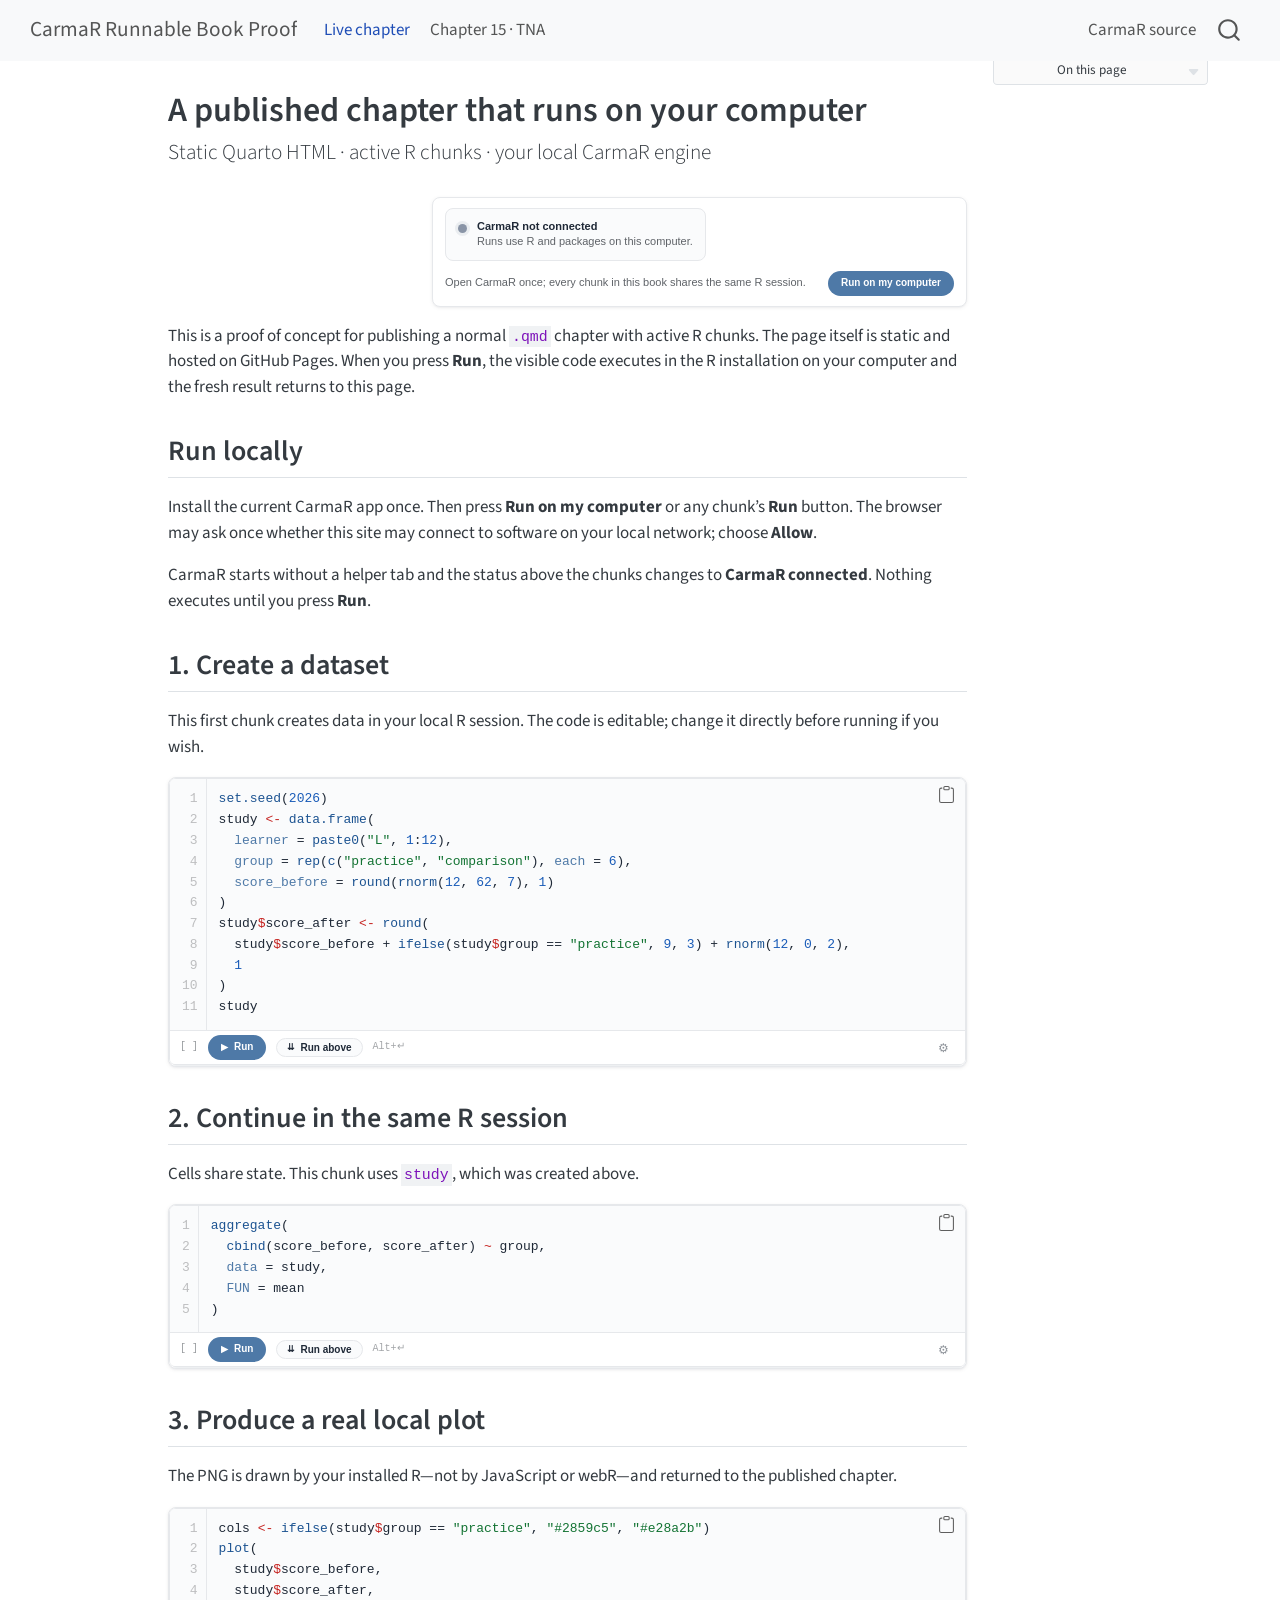
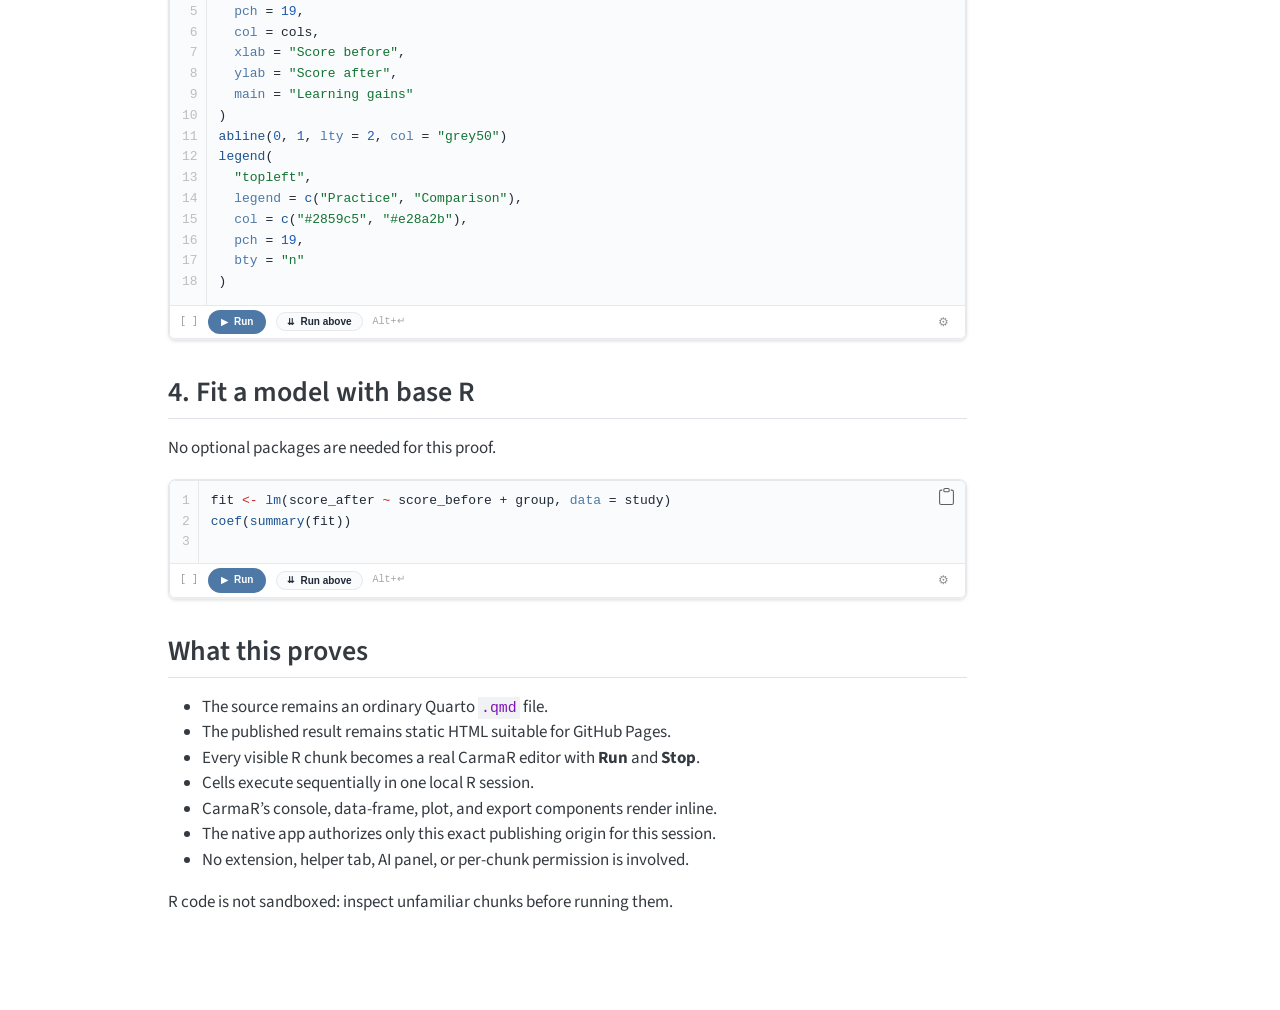
<file: docs/index.html>
<!DOCTYPE html>
<html xmlns="http://www.w3.org/1999/xhtml" lang="en" xml:lang="en"><head>

<meta charset="utf-8">
<meta name="generator" content="quarto-1.9.37">

<meta name="viewport" content="width=device-width, initial-scale=1.0, user-scalable=yes">


<title>A published chapter that runs on your computer – CarmaR Runnable Book Proof</title>
<style>
/* Default styles provided by pandoc.
** See https://pandoc.org/MANUAL.html#variables-for-html for config info.
*/
code{white-space: pre-wrap;}
span.smallcaps{font-variant: small-caps;}
div.columns{display: flex; gap: min(4vw, 1.5em);}
div.column{flex: auto; overflow-x: auto;}
div.hanging-indent{margin-left: 1.5em; text-indent: -1.5em;}
ul.task-list{list-style: none;}
ul.task-list li input[type="checkbox"] {
  width: 0.8em;
  margin: 0 0.8em 0.2em -1em; /* quarto-specific, see https://github.com/quarto-dev/quarto-cli/issues/4556 */ 
  vertical-align: middle;
}
/* CSS for syntax highlighting */
html { -webkit-text-size-adjust: 100%; }
pre > code.sourceCode { white-space: pre; position: relative; }
pre > code.sourceCode > span { display: inline-block; line-height: 1.25; }
pre > code.sourceCode > span:empty { height: 1.2em; }
.sourceCode { overflow: visible; }
code.sourceCode > span { color: inherit; text-decoration: inherit; }
div.sourceCode { margin: 1em 0; }
pre.sourceCode { margin: 0; }
@media screen {
div.sourceCode { overflow: auto; }
}
@media print {
pre > code.sourceCode { white-space: pre-wrap; }
pre > code.sourceCode > span { text-indent: -5em; padding-left: 5em; }
}
pre.numberSource code
  { counter-reset: source-line 0; }
pre.numberSource code > span
  { position: relative; left: -4em; counter-increment: source-line; }
pre.numberSource code > span > a:first-child::before
  { content: counter(source-line);
    position: relative; left: -1em; text-align: right; vertical-align: baseline;
    border: none; display: inline-block;
    -webkit-touch-callout: none; -webkit-user-select: none;
    -khtml-user-select: none; -moz-user-select: none;
    -ms-user-select: none; user-select: none;
    padding: 0 4px; width: 4em;
  }
pre.numberSource { margin-left: 3em;  padding-left: 4px; }
div.sourceCode
  {   }
@media screen {
pre > code.sourceCode > span > a:first-child::before { text-decoration: underline; }
}
</style>


<script src="site_libs/quarto-nav/quarto-nav.js"></script>
<script src="site_libs/quarto-nav/headroom.min.js"></script>
<script src="site_libs/clipboard/clipboard.min.js"></script>
<script src="site_libs/quarto-search/autocomplete.umd.js"></script>
<script src="site_libs/quarto-search/fuse.min.js"></script>
<script src="site_libs/quarto-search/quarto-search.js"></script>
<meta name="quarto:offset" content="./">
<script src="site_libs/quarto-html/quarto.js" type="module"></script>
<script src="site_libs/quarto-html/tabsets/tabsets.js" type="module"></script>
<script src="site_libs/quarto-html/popper.min.js"></script>
<script src="site_libs/quarto-html/tippy.umd.min.js"></script>
<script src="site_libs/quarto-html/anchor.min.js"></script>
<link href="site_libs/quarto-html/tippy.css" rel="stylesheet">
<link href="site_libs/quarto-html/quarto-syntax-highlighting-7f8f88aac4f3542376d5c11b86a4c14d.css" rel="stylesheet" id="quarto-text-highlighting-styles">
<script src="site_libs/bootstrap/bootstrap.min.js"></script>
<link href="site_libs/bootstrap/bootstrap-icons.css" rel="stylesheet">
<link href="site_libs/bootstrap/bootstrap-6388ad00bb6ecaefa25b9a98db1edf18.min.css" rel="stylesheet" append-hash="true" id="quarto-bootstrap" data-mode="light">
<script src="site_libs/quarto-contrib/carmar-published-0.1.0/carmar-publish.js"></script>
<link href="site_libs/quarto-contrib/carmar-published-0.1.0/carmar-publish.css" rel="stylesheet">
<script id="quarto-search-options" type="application/json">{
  "location": "navbar",
  "copy-button": false,
  "collapse-after": 3,
  "panel-placement": "end",
  "type": "overlay",
  "limit": 50,
  "keyboard-shortcut": [
    "f",
    "/",
    "s"
  ],
  "show-item-context": false,
  "language": {
    "search-no-results-text": "No results",
    "search-matching-documents-text": "matching documents",
    "search-copy-link-title": "Copy link to search",
    "search-hide-matches-text": "Hide additional matches",
    "search-more-match-text": "more match in this document",
    "search-more-matches-text": "more matches in this document",
    "search-clear-button-title": "Clear",
    "search-text-placeholder": "",
    "search-detached-cancel-button-title": "Cancel",
    "search-submit-button-title": "Submit",
    "search-label": "Search"
  }
}</script>
<meta name="carmar-port" content="4747">
<meta name="carmar-label" content="Run on my computer">


</head>

<body class="nav-fixed quarto-light">

<div id="quarto-search-results"></div>
  <header id="quarto-header" class="headroom fixed-top">
    <nav class="navbar navbar-expand-lg " data-bs-theme="dark">
      <div class="navbar-container container-fluid">
      <div class="navbar-brand-container mx-auto">
    <a class="navbar-brand" href="./index.html">
    <span class="navbar-title">CarmaR Runnable Book Proof</span>
    </a>
  </div>
            <div id="quarto-search" class="" title="Search"></div>
          <button class="navbar-toggler" type="button" data-bs-toggle="collapse" data-bs-target="#navbarCollapse" aria-controls="navbarCollapse" role="menu" aria-expanded="false" aria-label="Toggle navigation" onclick="if (window.quartoToggleHeadroom) { window.quartoToggleHeadroom(); }">
  <span class="navbar-toggler-icon"></span>
</button>
          <div class="collapse navbar-collapse" id="navbarCollapse">
            <ul class="navbar-nav navbar-nav-scroll me-auto">
  <li class="nav-item">
    <a class="nav-link active" href="./index.html" aria-current="page"> 
<span class="menu-text">Live chapter</span></a>
  </li>  
  <li class="nav-item">
    <a class="nav-link" href="./chapters/ch15-tna/ch15-tna.html"> 
<span class="menu-text">Chapter 15 · TNA</span></a>
  </li>  
</ul>
            <ul class="navbar-nav navbar-nav-scroll ms-auto">
  <li class="nav-item">
    <a class="nav-link" href="https://github.com/mohsaqr/CarmaR/tree/feature/quarto-run-on-computer"> 
<span class="menu-text">CarmaR source</span></a>
  </li>  
</ul>
          </div> <!-- /navcollapse -->
            <div class="quarto-navbar-tools">
</div>
      </div> <!-- /container-fluid -->
    </nav>
</header>
<!-- content -->
<div id="quarto-content" class="quarto-container page-columns page-rows-contents page-layout-article page-navbar">
<!-- sidebar -->
<!-- margin-sidebar -->
    <div id="quarto-margin-sidebar" class="sidebar margin-sidebar">
        <nav id="TOC" role="doc-toc" class="toc-active">
    <h2 id="toc-title">On this page</h2>
   
  <ul>
  <li><a href="#run-locally" id="toc-run-locally" class="nav-link active" data-scroll-target="#run-locally">Run locally</a></li>
  <li><a href="#create-a-dataset" id="toc-create-a-dataset" class="nav-link" data-scroll-target="#create-a-dataset">1. Create a dataset</a></li>
  <li><a href="#continue-in-the-same-r-session" id="toc-continue-in-the-same-r-session" class="nav-link" data-scroll-target="#continue-in-the-same-r-session">2. Continue in the same R session</a></li>
  <li><a href="#produce-a-real-local-plot" id="toc-produce-a-real-local-plot" class="nav-link" data-scroll-target="#produce-a-real-local-plot">3. Produce a real local plot</a></li>
  <li><a href="#fit-a-model-with-base-r" id="toc-fit-a-model-with-base-r" class="nav-link" data-scroll-target="#fit-a-model-with-base-r">4. Fit a model with base R</a></li>
  <li><a href="#what-this-proves" id="toc-what-this-proves" class="nav-link" data-scroll-target="#what-this-proves">What this proves</a></li>
  </ul>
</nav>
    </div>
<!-- main -->
<main class="content" id="quarto-document-content">

<header id="title-block-header" class="quarto-title-block default">
<div class="quarto-title">
<h1 class="title">A published chapter that runs on your computer</h1>
<p class="subtitle lead">Static Quarto HTML · active R chunks · your local CarmaR engine</p>
</div>



<div class="quarto-title-meta">

    
  
    
  </div>
  


</header>


<p>This is a proof of concept for publishing a normal <code>.qmd</code> chapter with active R chunks. The page itself is static and hosted on GitHub Pages. When you press <strong>Run</strong>, the visible code executes in the R installation on your computer and the fresh result returns to this page.</p>
<section id="run-locally" class="level2">
<h2 class="anchored" data-anchor-id="run-locally">Run locally</h2>
<p>Install the current CarmaR app once. Then press <strong>Run on my computer</strong> or any chunk’s <strong>Run</strong> button. The browser may ask once whether this site may connect to software on your local network; choose <strong>Allow</strong>.</p>
<p>CarmaR starts without a helper tab and the status above the chunks changes to <strong>CarmaR connected</strong>. Nothing executes until you press <strong>Run</strong>.</p>
</section>
<section id="create-a-dataset" class="level2">
<h2 class="anchored" data-anchor-id="create-a-dataset">1. Create a dataset</h2>
<p>This first chunk creates data in your local R session. The code is editable; change it directly before running if you wish.</p>
<div class="cell">
<div class="code-copy-outer-scaffold"><div class="sourceCode cell-code" id="cb1"><pre class="sourceCode r code-with-copy"><code class="sourceCode r"><span id="cb1-1"><a href="#cb1-1" aria-hidden="true" tabindex="-1"></a><span class="fu">set.seed</span>(<span class="dv">2026</span>)</span>
<span id="cb1-2"><a href="#cb1-2" aria-hidden="true" tabindex="-1"></a>study <span class="ot">&lt;-</span> <span class="fu">data.frame</span>(</span>
<span id="cb1-3"><a href="#cb1-3" aria-hidden="true" tabindex="-1"></a>  <span class="at">learner =</span> <span class="fu">paste0</span>(<span class="st">"L"</span>, <span class="dv">1</span><span class="sc">:</span><span class="dv">12</span>),</span>
<span id="cb1-4"><a href="#cb1-4" aria-hidden="true" tabindex="-1"></a>  <span class="at">group =</span> <span class="fu">rep</span>(<span class="fu">c</span>(<span class="st">"practice"</span>, <span class="st">"comparison"</span>), <span class="at">each =</span> <span class="dv">6</span>),</span>
<span id="cb1-5"><a href="#cb1-5" aria-hidden="true" tabindex="-1"></a>  <span class="at">score_before =</span> <span class="fu">round</span>(<span class="fu">rnorm</span>(<span class="dv">12</span>, <span class="dv">62</span>, <span class="dv">7</span>), <span class="dv">1</span>)</span>
<span id="cb1-6"><a href="#cb1-6" aria-hidden="true" tabindex="-1"></a>)</span>
<span id="cb1-7"><a href="#cb1-7" aria-hidden="true" tabindex="-1"></a>study<span class="sc">$</span>score_after <span class="ot">&lt;-</span> <span class="fu">round</span>(</span>
<span id="cb1-8"><a href="#cb1-8" aria-hidden="true" tabindex="-1"></a>  study<span class="sc">$</span>score_before <span class="sc">+</span> <span class="fu">ifelse</span>(study<span class="sc">$</span>group <span class="sc">==</span> <span class="st">"practice"</span>, <span class="dv">9</span>, <span class="dv">3</span>) <span class="sc">+</span> <span class="fu">rnorm</span>(<span class="dv">12</span>, <span class="dv">0</span>, <span class="dv">2</span>),</span>
<span id="cb1-9"><a href="#cb1-9" aria-hidden="true" tabindex="-1"></a>  <span class="dv">1</span></span>
<span id="cb1-10"><a href="#cb1-10" aria-hidden="true" tabindex="-1"></a>)</span>
<span id="cb1-11"><a href="#cb1-11" aria-hidden="true" tabindex="-1"></a>study</span></code></pre></div><button title="Copy to Clipboard" class="code-copy-button"><i class="bi"></i></button></div>
</div>
</section>
<section id="continue-in-the-same-r-session" class="level2">
<h2 class="anchored" data-anchor-id="continue-in-the-same-r-session">2. Continue in the same R session</h2>
<p>Cells share state. This chunk uses <code>study</code>, which was created above.</p>
<div class="cell">
<div class="code-copy-outer-scaffold"><div class="sourceCode cell-code" id="cb2"><pre class="sourceCode r code-with-copy"><code class="sourceCode r"><span id="cb2-1"><a href="#cb2-1" aria-hidden="true" tabindex="-1"></a><span class="fu">aggregate</span>(</span>
<span id="cb2-2"><a href="#cb2-2" aria-hidden="true" tabindex="-1"></a>  <span class="fu">cbind</span>(score_before, score_after) <span class="sc">~</span> group,</span>
<span id="cb2-3"><a href="#cb2-3" aria-hidden="true" tabindex="-1"></a>  <span class="at">data =</span> study,</span>
<span id="cb2-4"><a href="#cb2-4" aria-hidden="true" tabindex="-1"></a>  <span class="at">FUN =</span> mean</span>
<span id="cb2-5"><a href="#cb2-5" aria-hidden="true" tabindex="-1"></a>)</span></code></pre></div><button title="Copy to Clipboard" class="code-copy-button"><i class="bi"></i></button></div>
</div>
</section>
<section id="produce-a-real-local-plot" class="level2">
<h2 class="anchored" data-anchor-id="produce-a-real-local-plot">3. Produce a real local plot</h2>
<p>The PNG is drawn by your installed R—not by JavaScript or webR—and returned to the published chapter.</p>
<div class="cell">
<div class="code-copy-outer-scaffold"><div class="sourceCode cell-code" id="cb3"><pre class="sourceCode r code-with-copy"><code class="sourceCode r"><span id="cb3-1"><a href="#cb3-1" aria-hidden="true" tabindex="-1"></a>cols <span class="ot">&lt;-</span> <span class="fu">ifelse</span>(study<span class="sc">$</span>group <span class="sc">==</span> <span class="st">"practice"</span>, <span class="st">"#2859c5"</span>, <span class="st">"#e28a2b"</span>)</span>
<span id="cb3-2"><a href="#cb3-2" aria-hidden="true" tabindex="-1"></a><span class="fu">plot</span>(</span>
<span id="cb3-3"><a href="#cb3-3" aria-hidden="true" tabindex="-1"></a>  study<span class="sc">$</span>score_before,</span>
<span id="cb3-4"><a href="#cb3-4" aria-hidden="true" tabindex="-1"></a>  study<span class="sc">$</span>score_after,</span>
<span id="cb3-5"><a href="#cb3-5" aria-hidden="true" tabindex="-1"></a>  <span class="at">pch =</span> <span class="dv">19</span>,</span>
<span id="cb3-6"><a href="#cb3-6" aria-hidden="true" tabindex="-1"></a>  <span class="at">col =</span> cols,</span>
<span id="cb3-7"><a href="#cb3-7" aria-hidden="true" tabindex="-1"></a>  <span class="at">xlab =</span> <span class="st">"Score before"</span>,</span>
<span id="cb3-8"><a href="#cb3-8" aria-hidden="true" tabindex="-1"></a>  <span class="at">ylab =</span> <span class="st">"Score after"</span>,</span>
<span id="cb3-9"><a href="#cb3-9" aria-hidden="true" tabindex="-1"></a>  <span class="at">main =</span> <span class="st">"Learning gains"</span></span>
<span id="cb3-10"><a href="#cb3-10" aria-hidden="true" tabindex="-1"></a>)</span>
<span id="cb3-11"><a href="#cb3-11" aria-hidden="true" tabindex="-1"></a><span class="fu">abline</span>(<span class="dv">0</span>, <span class="dv">1</span>, <span class="at">lty =</span> <span class="dv">2</span>, <span class="at">col =</span> <span class="st">"grey50"</span>)</span>
<span id="cb3-12"><a href="#cb3-12" aria-hidden="true" tabindex="-1"></a><span class="fu">legend</span>(</span>
<span id="cb3-13"><a href="#cb3-13" aria-hidden="true" tabindex="-1"></a>  <span class="st">"topleft"</span>,</span>
<span id="cb3-14"><a href="#cb3-14" aria-hidden="true" tabindex="-1"></a>  <span class="at">legend =</span> <span class="fu">c</span>(<span class="st">"Practice"</span>, <span class="st">"Comparison"</span>),</span>
<span id="cb3-15"><a href="#cb3-15" aria-hidden="true" tabindex="-1"></a>  <span class="at">col =</span> <span class="fu">c</span>(<span class="st">"#2859c5"</span>, <span class="st">"#e28a2b"</span>),</span>
<span id="cb3-16"><a href="#cb3-16" aria-hidden="true" tabindex="-1"></a>  <span class="at">pch =</span> <span class="dv">19</span>,</span>
<span id="cb3-17"><a href="#cb3-17" aria-hidden="true" tabindex="-1"></a>  <span class="at">bty =</span> <span class="st">"n"</span></span>
<span id="cb3-18"><a href="#cb3-18" aria-hidden="true" tabindex="-1"></a>)</span></code></pre></div><button title="Copy to Clipboard" class="code-copy-button"><i class="bi"></i></button></div>
</div>
</section>
<section id="fit-a-model-with-base-r" class="level2">
<h2 class="anchored" data-anchor-id="fit-a-model-with-base-r">4. Fit a model with base R</h2>
<p>No optional packages are needed for this proof.</p>
<div class="cell">
<div class="code-copy-outer-scaffold"><div class="sourceCode cell-code" id="cb4"><pre class="sourceCode r code-with-copy"><code class="sourceCode r"><span id="cb4-1"><a href="#cb4-1" aria-hidden="true" tabindex="-1"></a>fit <span class="ot">&lt;-</span> <span class="fu">lm</span>(score_after <span class="sc">~</span> score_before <span class="sc">+</span> group, <span class="at">data =</span> study)</span>
<span id="cb4-2"><a href="#cb4-2" aria-hidden="true" tabindex="-1"></a><span class="fu">coef</span>(<span class="fu">summary</span>(fit))</span></code></pre></div><button title="Copy to Clipboard" class="code-copy-button"><i class="bi"></i></button></div>
</div>
</section>
<section id="what-this-proves" class="level2">
<h2 class="anchored" data-anchor-id="what-this-proves">What this proves</h2>
<ul>
<li>The source remains an ordinary Quarto <code>.qmd</code> file.</li>
<li>The published result remains static HTML suitable for GitHub Pages.</li>
<li>Every visible R chunk becomes a real CarmaR editor with <strong>Run</strong> and <strong>Stop</strong>.</li>
<li>Cells execute sequentially in one local R session.</li>
<li>CarmaR’s console, data-frame, plot, and export components render inline.</li>
<li>The native app authorizes only this exact publishing origin for this session.</li>
<li>No extension, helper tab, AI panel, or per-chunk permission is involved.</li>
</ul>
<p>R code is not sandboxed: inspect unfamiliar chunks before running them.</p>


</section>

</main> <!-- /main -->
<script id="quarto-html-after-body" type="application/javascript">
  window.document.addEventListener("DOMContentLoaded", function (event) {
    const icon = "";
    const anchorJS = new window.AnchorJS();
    anchorJS.options = {
      placement: 'right',
      icon: icon
    };
    anchorJS.add('.anchored');
    const isCodeAnnotation = (el) => {
      for (const clz of el.classList) {
        if (clz.startsWith('code-annotation-')) {                     
          return true;
        }
      }
      return false;
    }
    const onCopySuccess = function(e) {
      // button target
      const button = e.trigger;
      // don't keep focus
      button.blur();
      // flash "checked"
      button.classList.add('code-copy-button-checked');
      var currentTitle = button.getAttribute("title");
      button.setAttribute("title", "Copied!");
      let tooltip;
      if (window.bootstrap) {
        button.setAttribute("data-bs-toggle", "tooltip");
        button.setAttribute("data-bs-placement", "left");
        button.setAttribute("data-bs-title", "Copied!");
        tooltip = new bootstrap.Tooltip(button, 
          { trigger: "manual", 
            customClass: "code-copy-button-tooltip",
            offset: [0, -8]});
        tooltip.show();    
      }
      setTimeout(function() {
        if (tooltip) {
          tooltip.hide();
          button.removeAttribute("data-bs-title");
          button.removeAttribute("data-bs-toggle");
          button.removeAttribute("data-bs-placement");
        }
        button.setAttribute("title", currentTitle);
        button.classList.remove('code-copy-button-checked');
      }, 1000);
      // clear code selection
      e.clearSelection();
    }
    const getTextToCopy = function(trigger) {
      const outerScaffold = trigger.parentElement.cloneNode(true);
      const codeEl = outerScaffold.querySelector('code');
      for (const childEl of codeEl.children) {
        if (isCodeAnnotation(childEl)) {
          childEl.remove();
        }
      }
      return codeEl.innerText;
    }
    const clipboard = new window.ClipboardJS('.code-copy-button:not([data-in-quarto-modal])', {
      text: getTextToCopy
    });
    clipboard.on('success', onCopySuccess);
    if (window.document.getElementById('quarto-embedded-source-code-modal')) {
      const clipboardModal = new window.ClipboardJS('.code-copy-button[data-in-quarto-modal]', {
        text: getTextToCopy,
        container: window.document.getElementById('quarto-embedded-source-code-modal')
      });
      clipboardModal.on('success', onCopySuccess);
    }
      var localhostRegex = new RegExp(/^(?:http|https):\/\/localhost\:?[0-9]*\//);
      var mailtoRegex = new RegExp(/^mailto:/);
        var filterRegex = new RegExp('/' + window.location.host + '/');
      var isInternal = (href) => {
          return filterRegex.test(href) || localhostRegex.test(href) || mailtoRegex.test(href);
      }
      // Inspect non-navigation links and adorn them if external
     var links = window.document.querySelectorAll('a[href]:not(.nav-link):not(.navbar-brand):not(.toc-action):not(.sidebar-link):not(.sidebar-item-toggle):not(.pagination-link):not(.no-external):not([aria-hidden]):not(.dropdown-item):not(.quarto-navigation-tool):not(.about-link)');
      for (var i=0; i<links.length; i++) {
        const link = links[i];
        if (!isInternal(link.href)) {
          // undo the damage that might have been done by quarto-nav.js in the case of
          // links that we want to consider external
          if (link.dataset.originalHref !== undefined) {
            link.href = link.dataset.originalHref;
          }
        }
      }
    function tippyHover(el, contentFn, onTriggerFn, onUntriggerFn) {
      const config = {
        allowHTML: true,
        maxWidth: 500,
        delay: 100,
        arrow: false,
        appendTo: function(el) {
            return el.parentElement;
        },
        interactive: true,
        interactiveBorder: 10,
        theme: 'quarto',
        placement: 'bottom-start',
      };
      if (contentFn) {
        config.content = contentFn;
      }
      if (onTriggerFn) {
        config.onTrigger = onTriggerFn;
      }
      if (onUntriggerFn) {
        config.onUntrigger = onUntriggerFn;
      }
      window.tippy(el, config); 
    }
    const noterefs = window.document.querySelectorAll('a[role="doc-noteref"]');
    for (var i=0; i<noterefs.length; i++) {
      const ref = noterefs[i];
      tippyHover(ref, function() {
        // use id or data attribute instead here
        let href = ref.getAttribute('data-footnote-href') || ref.getAttribute('href');
        try { href = new URL(href).hash; } catch {}
        const id = href.replace(/^#\/?/, "");
        const note = window.document.getElementById(id);
        if (note) {
          return note.innerHTML;
        } else {
          return "";
        }
      });
    }
    const xrefs = window.document.querySelectorAll('a.quarto-xref');
    const processXRef = (id, note) => {
      // Strip column container classes
      const stripColumnClz = (el) => {
        el.classList.remove("page-full", "page-columns");
        if (el.children) {
          for (const child of el.children) {
            stripColumnClz(child);
          }
        }
      }
      stripColumnClz(note)
      if (id === null || id.startsWith('sec-')) {
        // Special case sections, only their first couple elements
        const container = document.createElement("div");
        if (note.children && note.children.length > 2) {
          container.appendChild(note.children[0].cloneNode(true));
          for (let i = 1; i < note.children.length; i++) {
            const child = note.children[i];
            if (child.tagName === "P" && child.innerText === "") {
              continue;
            } else {
              container.appendChild(child.cloneNode(true));
              break;
            }
          }
          if (window.Quarto?.typesetMath) {
            window.Quarto.typesetMath(container);
          }
          return container.innerHTML
        } else {
          if (window.Quarto?.typesetMath) {
            window.Quarto.typesetMath(note);
          }
          return note.innerHTML;
        }
      } else {
        // Remove any anchor links if they are present
        const anchorLink = note.querySelector('a.anchorjs-link');
        if (anchorLink) {
          anchorLink.remove();
        }
        if (window.Quarto?.typesetMath) {
          window.Quarto.typesetMath(note);
        }
        if (note.classList.contains("callout")) {
          return note.outerHTML;
        } else {
          return note.innerHTML;
        }
      }
    }
    for (var i=0; i<xrefs.length; i++) {
      const xref = xrefs[i];
      tippyHover(xref, undefined, function(instance) {
        instance.disable();
        let url = xref.getAttribute('href');
        let hash = undefined; 
        if (url.startsWith('#')) {
          hash = url;
        } else {
          try { hash = new URL(url).hash; } catch {}
        }
        if (hash) {
          const id = hash.replace(/^#\/?/, "");
          const note = window.document.getElementById(id);
          if (note !== null) {
            try {
              const html = processXRef(id, note.cloneNode(true));
              instance.setContent(html);
            } finally {
              instance.enable();
              instance.show();
            }
          } else {
            // See if we can fetch this
            fetch(url.split('#')[0])
            .then(res => res.text())
            .then(html => {
              const parser = new DOMParser();
              const htmlDoc = parser.parseFromString(html, "text/html");
              const note = htmlDoc.getElementById(id);
              if (note !== null) {
                const html = processXRef(id, note);
                instance.setContent(html);
              } 
            }).finally(() => {
              instance.enable();
              instance.show();
            });
          }
        } else {
          // See if we can fetch a full url (with no hash to target)
          // This is a special case and we should probably do some content thinning / targeting
          fetch(url)
          .then(res => res.text())
          .then(html => {
            const parser = new DOMParser();
            const htmlDoc = parser.parseFromString(html, "text/html");
            const note = htmlDoc.querySelector('main.content');
            if (note !== null) {
              // This should only happen for chapter cross references
              // (since there is no id in the URL)
              // remove the first header
              if (note.children.length > 0 && note.children[0].tagName === "HEADER") {
                note.children[0].remove();
              }
              const html = processXRef(null, note);
              instance.setContent(html);
            } 
          }).finally(() => {
            instance.enable();
            instance.show();
          });
        }
      }, function(instance) {
      });
    }
        let selectedAnnoteEl;
        const selectorForAnnotation = ( cell, annotation) => {
          let cellAttr = 'data-code-cell="' + cell + '"';
          let lineAttr = 'data-code-annotation="' +  annotation + '"';
          const selector = 'span[' + cellAttr + '][' + lineAttr + ']';
          return selector;
        }
        const selectCodeLines = (annoteEl) => {
          const doc = window.document;
          const targetCell = annoteEl.getAttribute("data-target-cell");
          const targetAnnotation = annoteEl.getAttribute("data-target-annotation");
          const annoteSpan = window.document.querySelector(selectorForAnnotation(targetCell, targetAnnotation));
          const lines = annoteSpan.getAttribute("data-code-lines").split(",");
          const lineIds = lines.map((line) => {
            return targetCell + "-" + line;
          })
          let top = null;
          let height = null;
          let parent = null;
          if (lineIds.length > 0) {
              //compute the position of the single el (top and bottom and make a div)
              const el = window.document.getElementById(lineIds[0]);
              top = el.offsetTop;
              height = el.offsetHeight;
              parent = el.parentElement.parentElement;
            if (lineIds.length > 1) {
              const lastEl = window.document.getElementById(lineIds[lineIds.length - 1]);
              const bottom = lastEl.offsetTop + lastEl.offsetHeight;
              height = bottom - top;
            }
            if (top !== null && height !== null && parent !== null) {
              // cook up a div (if necessary) and position it 
              let div = window.document.getElementById("code-annotation-line-highlight");
              if (div === null) {
                div = window.document.createElement("div");
                div.setAttribute("id", "code-annotation-line-highlight");
                div.style.position = 'absolute';
                parent.appendChild(div);
              }
              div.style.top = top - 2 + "px";
              div.style.height = height + 4 + "px";
              div.style.left = 0;
              let gutterDiv = window.document.getElementById("code-annotation-line-highlight-gutter");
              if (gutterDiv === null) {
                gutterDiv = window.document.createElement("div");
                gutterDiv.setAttribute("id", "code-annotation-line-highlight-gutter");
                gutterDiv.style.position = 'absolute';
                const codeCell = window.document.getElementById(targetCell);
                const gutter = codeCell.querySelector('.code-annotation-gutter');
                gutter.appendChild(gutterDiv);
              }
              gutterDiv.style.top = top - 2 + "px";
              gutterDiv.style.height = height + 4 + "px";
            }
            selectedAnnoteEl = annoteEl;
          }
        };
        const unselectCodeLines = () => {
          const elementsIds = ["code-annotation-line-highlight", "code-annotation-line-highlight-gutter"];
          elementsIds.forEach((elId) => {
            const div = window.document.getElementById(elId);
            if (div) {
              div.remove();
            }
          });
          selectedAnnoteEl = undefined;
        };
          // Handle positioning of the toggle
      window.addEventListener(
        "resize",
        throttle(() => {
          elRect = undefined;
          if (selectedAnnoteEl) {
            selectCodeLines(selectedAnnoteEl);
          }
        }, 10)
      );
      function throttle(fn, ms) {
      let throttle = false;
      let timer;
        return (...args) => {
          if(!throttle) { // first call gets through
              fn.apply(this, args);
              throttle = true;
          } else { // all the others get throttled
              if(timer) clearTimeout(timer); // cancel #2
              timer = setTimeout(() => {
                fn.apply(this, args);
                timer = throttle = false;
              }, ms);
          }
        };
      }
        // Attach click handler to the DT
        const annoteDls = window.document.querySelectorAll('dt[data-target-cell]');
        for (const annoteDlNode of annoteDls) {
          annoteDlNode.addEventListener('click', (event) => {
            const clickedEl = event.target;
            if (clickedEl !== selectedAnnoteEl) {
              unselectCodeLines();
              const activeEl = window.document.querySelector('dt[data-target-cell].code-annotation-active');
              if (activeEl) {
                activeEl.classList.remove('code-annotation-active');
              }
              selectCodeLines(clickedEl);
              clickedEl.classList.add('code-annotation-active');
            } else {
              // Unselect the line
              unselectCodeLines();
              clickedEl.classList.remove('code-annotation-active');
            }
          });
        }
    const findCites = (el) => {
      const parentEl = el.parentElement;
      if (parentEl) {
        const cites = parentEl.dataset.cites;
        if (cites) {
          return {
            el,
            cites: cites.split(' ')
          };
        } else {
          return findCites(el.parentElement)
        }
      } else {
        return undefined;
      }
    };
    var bibliorefs = window.document.querySelectorAll('a[role="doc-biblioref"]');
    for (var i=0; i<bibliorefs.length; i++) {
      const ref = bibliorefs[i];
      const citeInfo = findCites(ref);
      if (citeInfo) {
        tippyHover(citeInfo.el, function() {
          var popup = window.document.createElement('div');
          citeInfo.cites.forEach(function(cite) {
            var citeDiv = window.document.createElement('div');
            citeDiv.classList.add('hanging-indent');
            citeDiv.classList.add('csl-entry');
            var biblioDiv = window.document.getElementById('ref-' + cite);
            if (biblioDiv) {
              citeDiv.innerHTML = biblioDiv.innerHTML;
            }
            popup.appendChild(citeDiv);
          });
          return popup.innerHTML;
        });
      }
    }
  });
  </script>
</div> <!-- /content -->




</body></html>
</file>
<file: docs/site_libs/quarto-html/tippy.css>
.tippy-box[data-animation=fade][data-state=hidden]{opacity:0}[data-tippy-root]{max-width:calc(100vw - 10px)}.tippy-box{position:relative;background-color:#333;color:#fff;border-radius:4px;font-size:14px;line-height:1.4;white-space:normal;outline:0;transition-property:transform,visibility,opacity}.tippy-box[data-placement^=top]>.tippy-arrow{bottom:0}.tippy-box[data-placement^=top]>.tippy-arrow:before{bottom:-7px;left:0;border-width:8px 8px 0;border-top-color:initial;transform-origin:center top}.tippy-box[data-placement^=bottom]>.tippy-arrow{top:0}.tippy-box[data-placement^=bottom]>.tippy-arrow:before{top:-7px;left:0;border-width:0 8px 8px;border-bottom-color:initial;transform-origin:center bottom}.tippy-box[data-placement^=left]>.tippy-arrow{right:0}.tippy-box[data-placement^=left]>.tippy-arrow:before{border-width:8px 0 8px 8px;border-left-color:initial;right:-7px;transform-origin:center left}.tippy-box[data-placement^=right]>.tippy-arrow{left:0}.tippy-box[data-placement^=right]>.tippy-arrow:before{left:-7px;border-width:8px 8px 8px 0;border-right-color:initial;transform-origin:center right}.tippy-box[data-inertia][data-state=visible]{transition-timing-function:cubic-bezier(.54,1.5,.38,1.11)}.tippy-arrow{width:16px;height:16px;color:#333}.tippy-arrow:before{content:"";position:absolute;border-color:transparent;border-style:solid}.tippy-content{position:relative;padding:5px 9px;z-index:1}
</file>
<file: docs/site_libs/quarto-html/quarto-syntax-highlighting-7f8f88aac4f3542376d5c11b86a4c14d.css>
/* quarto syntax highlight colors */
:root {
  --quarto-hl-ot-color: #003B4F;
  --quarto-hl-at-color: #657422;
  --quarto-hl-ss-color: #20794D;
  --quarto-hl-an-color: #5E5E5E;
  --quarto-hl-fu-color: #4758AB;
  --quarto-hl-st-color: #20794D;
  --quarto-hl-cf-color: #003B4F;
  --quarto-hl-op-color: #5E5E5E;
  --quarto-hl-er-color: #AD0000;
  --quarto-hl-bn-color: #AD0000;
  --quarto-hl-al-color: #AD0000;
  --quarto-hl-va-color: #111111;
  --quarto-hl-bu-color: inherit;
  --quarto-hl-ex-color: inherit;
  --quarto-hl-pp-color: #AD0000;
  --quarto-hl-in-color: #5E5E5E;
  --quarto-hl-vs-color: #20794D;
  --quarto-hl-wa-color: #5E5E5E;
  --quarto-hl-do-color: #5E5E5E;
  --quarto-hl-im-color: #00769E;
  --quarto-hl-ch-color: #20794D;
  --quarto-hl-dt-color: #AD0000;
  --quarto-hl-fl-color: #AD0000;
  --quarto-hl-co-color: #5E5E5E;
  --quarto-hl-cv-color: #5E5E5E;
  --quarto-hl-cn-color: #8f5902;
  --quarto-hl-sc-color: #5E5E5E;
  --quarto-hl-dv-color: #AD0000;
  --quarto-hl-kw-color: #003B4F;
}

/* other quarto variables */
:root {
  --quarto-font-monospace: SFMono-Regular, Menlo, Monaco, Consolas, "Liberation Mono", "Courier New", monospace;
}

/* syntax highlight based on Pandoc's rules */
pre > code.sourceCode > span {
  color: #003B4F;
}

code.sourceCode > span {
  color: #003B4F;
}

div.sourceCode,
div.sourceCode pre.sourceCode {
  color: #003B4F;
}

/* Normal */
code span {
  color: #003B4F;
}

/* Alert */
code span.al {
  color: #AD0000;
  font-style: inherit;
}

/* Annotation */
code span.an {
  color: #5E5E5E;
  font-style: inherit;
}

/* Attribute */
code span.at {
  color: #657422;
  font-style: inherit;
}

/* BaseN */
code span.bn {
  color: #AD0000;
  font-style: inherit;
}

/* BuiltIn */
code span.bu {
  font-style: inherit;
}

/* ControlFlow */
code span.cf {
  color: #003B4F;
  font-weight: bold;
  font-style: inherit;
}

/* Char */
code span.ch {
  color: #20794D;
  font-style: inherit;
}

/* Constant */
code span.cn {
  color: #8f5902;
  font-style: inherit;
}

/* Comment */
code span.co {
  color: #5E5E5E;
  font-style: inherit;
}

/* CommentVar */
code span.cv {
  color: #5E5E5E;
  font-style: italic;
}

/* Documentation */
code span.do {
  color: #5E5E5E;
  font-style: italic;
}

/* DataType */
code span.dt {
  color: #AD0000;
  font-style: inherit;
}

/* DecVal */
code span.dv {
  color: #AD0000;
  font-style: inherit;
}

/* Error */
code span.er {
  color: #AD0000;
  font-style: inherit;
}

/* Extension */
code span.ex {
  font-style: inherit;
}

/* Float */
code span.fl {
  color: #AD0000;
  font-style: inherit;
}

/* Function */
code span.fu {
  color: #4758AB;
  font-style: inherit;
}

/* Import */
code span.im {
  color: #00769E;
  font-style: inherit;
}

/* Information */
code span.in {
  color: #5E5E5E;
  font-style: inherit;
}

/* Keyword */
code span.kw {
  color: #003B4F;
  font-weight: bold;
  font-style: inherit;
}

/* Operator */
code span.op {
  color: #5E5E5E;
  font-style: inherit;
}

/* Other */
code span.ot {
  color: #003B4F;
  font-style: inherit;
}

/* Preprocessor */
code span.pp {
  color: #AD0000;
  font-style: inherit;
}

/* SpecialChar */
code span.sc {
  color: #5E5E5E;
  font-style: inherit;
}

/* SpecialString */
code span.ss {
  color: #20794D;
  font-style: inherit;
}

/* String */
code span.st {
  color: #20794D;
  font-style: inherit;
}

/* Variable */
code span.va {
  color: #111111;
  font-style: inherit;
}

/* VerbatimString */
code span.vs {
  color: #20794D;
  font-style: inherit;
}

/* Warning */
code span.wa {
  color: #5E5E5E;
  font-style: italic;
}

.prevent-inlining {
  content: "</";
}

/*# sourceMappingURL=789ad8cd35626ba772517505b42a116e.css.map */
</file>
<file: docs/site_libs/quarto-contrib/carmar-published-0.1.0/carmar-publish.css>
:host,.cn-root{--cn-header-from:#1a1a2e;--cn-header-to:#16213e;--cn-on-dark:#ffffff;--cn-on-dark-dim:#c8d1dd;--cn-on-dark-soft:#dfe6ee;--cn-on-dark-muted:#8899aa;--cn-accent:#4e79a7;--cn-accent-deep:#3a6a9f;--cn-accent-soft:#eef3f8;--cn-canvas:#f3f5f8;--cn-surface:#ffffff;--cn-surface-soft:#fafbfc;--cn-border:#e6e8eb;--cn-border-soft:#eef0f2;--cn-text:#1f2937;--cn-text-muted:#5f6368;--cn-text-dim:#9aa0a6;--cn-danger:#dc2626;--cn-danger-bg:#fef2f2;--cn-danger-line:#fecaca;--cn-shadow-sm:0 1px 2px rgba(15,23,42,.04),0 1px 4px rgba(15,23,42,.06);--cn-shadow-md:0 1px 2px rgba(15,23,42,.04),0 4px 12px rgba(15,23,42,.08);--cn-shadow-lg:0 1px 2px rgba(15,23,42,.04),0 8px 24px rgba(15,23,42,.12);--cn-radius-sm:6px;--cn-radius-md:8px;--cn-radius-lg:12px;--cn-radius:var(--cn-radius-sm);--cn-font:-apple-system,BlinkMacSystemFont,"Segoe UI",Roboto,Helvetica,Arial,sans-serif;--cn-mono:ui-monospace,SFMono-Regular,Menlo,Consolas,monospace;--cn-fs-h:14px;--cn-fs:13px;--cn-fs-sm:11px;--cn-fs-xs:10px;--cn-control-bg:#fafbfc;--cn-control-track:#e3e6ea;--cn-border-strong:#cfd3d8;--cn-danger-soft:#fce8e6;--cn-danger-border:#f5c2c0;--cn-danger-text:#c5221f;--cn-warn:#f28e2b;--cn-warn-deep:#e07514;--cn-focus-ring:0 0 0 3px color-mix(in srgb,var(--cn-accent) 22%,transparent);--cn-dur-1:.15s;--cn-dur-2:.2s;--cn-ease:cubic-bezier(.2,.6,.2,1);--cn-verb-network:linear-gradient(135deg,#2563eb,#1a73e8);--cn-verb-properties:linear-gradient(135deg,#6366f1,#5c6bc0);--cn-verb-metrics:linear-gradient(135deg,#16a34a,#2e7d32);--cn-verb-centrality:linear-gradient(135deg,#f59e0b,#ea7c1d);--cn-verb-community:linear-gradient(135deg,#a855f7,#9333ea);--cn-verb-cliques:linear-gradient(135deg,#14b8a6,#0d9488);--cn-verb-generate:linear-gradient(135deg,#ef4444,#dc2626);--cn-verb-cooccurrence:linear-gradient(135deg,#22c55e,#16a34a);--cn-verb-edgelist:linear-gradient(135deg,#14b8a6,#0d9488)}.cn-root{font-family:var(--cn-font);font-size:var(--cn-fs);font-weight:400;line-height:1.45;color:var(--cn-text);background:var(--cn-canvas);display:block;min-height:100%}.cn-root *{box-sizing:border-box}.cn-root [hidden]{display:none!important}.cn-root b,.cn-root strong{font-weight:600}.cn-root button,.cn-root select,.cn-root input,.cn-root textarea{font-family:inherit;font-size:inherit}.cn-root header{background:linear-gradient(135deg,var(--cn-header-from) 0%,var(--cn-header-to) 100%);color:var(--cn-on-dark);display:flex;flex-direction:column;gap:6px;padding:8px 16px;box-shadow:var(--cn-shadow-sm)}.cn-root .hdr-row{display:flex;align-items:center;gap:10px;flex-wrap:wrap}.cn-root .hdr-row-work{gap:6px}.cn-root header h1{font-size:var(--cn-fs-h);font-weight:600;letter-spacing:.8px;text-transform:uppercase;margin:0}.cn-root header h1 b{color:var(--cn-accent)}.cn-root .hdr-brand{display:inline-flex;align-items:baseline;gap:6px}.cn-root .hdr-badge{font-family:var(--cn-mono);font-size:var(--cn-fs-sm);color:var(--cn-on-dark-dim)}.cn-root .hdr-sep{width:1px;height:18px;background:#ffffff26}.cn-root .hdr-sp{flex:1}.cn-root .hdr-title-input{flex:0 1 280px;min-width:140px;background:transparent;border:none;border-bottom:1px solid rgba(255,255,255,.18);color:var(--cn-on-dark);font-family:var(--cn-font);font-size:var(--cn-fs);font-weight:600;padding:3px 2px;transition:border-color var(--cn-dur-1)}.cn-root .hdr-title-input::placeholder{color:var(--cn-on-dark-dim);font-weight:400;opacity:.7}.cn-root .hdr-title-input:focus{outline:none;border-bottom-color:var(--cn-accent)}.cn-root .hdr-saved{font-size:var(--cn-fs-xs);color:var(--cn-on-dark-dim);min-width:64px;transition:color var(--cn-dur-2)}.cn-root .hdr-saved.is-dirty{color:var(--cn-warn)}.cn-root .hdr-build{font-family:var(--cn-mono);font-size:var(--cn-fs-xs);color:var(--cn-on-dark-dim);opacity:.7}.cn-root .hdr-width-btn{display:inline-flex;align-items:center;gap:5px;padding:6px 10px;border:none;border-radius:var(--cn-radius-sm);background:transparent;color:var(--cn-on-dark-dim);font-size:var(--cn-fs-xs);font-weight:600;cursor:pointer;transition:background var(--cn-dur-1),color var(--cn-dur-1)}.cn-root .hdr-width-btn:hover{background:#ffffff14;color:var(--cn-on-dark)}.cn-root .hdr-width-btn svg{width:13px;height:13px}.cn-root .hdr-btn{display:inline-flex;align-items:center;gap:5px;padding:6px 12px;border:none;border-radius:var(--cn-radius-sm);background:transparent;color:var(--cn-on-dark-dim);font-size:var(--cn-fs-sm);font-weight:600;cursor:pointer;transition:background var(--cn-dur-1),color var(--cn-dur-1);white-space:nowrap}.cn-root .hdr-btn:hover{background:#ffffff14;color:var(--cn-on-dark)}.cn-root .hdr-btn.primary{background:var(--cn-accent);color:var(--cn-on-dark);font-weight:600}.cn-root .hdr-btn.primary:hover{background:var(--cn-accent-deep)}.cn-root .hdr-btn svg{width:14px;height:14px;flex-shrink:0}.cn-root .hdr-verbs{display:flex;align-items:center;gap:2px;flex-wrap:wrap}.cn-root .hdr-verb{display:inline-flex;align-items:center;gap:5px;padding:5px 10px;border:none;border-radius:6px;background:transparent;color:var(--cn-on-dark-muted);opacity:.55;font-size:var(--cn-fs-sm);font-weight:600;cursor:pointer;white-space:nowrap;transition:background var(--cn-dur-1),color var(--cn-dur-1),opacity var(--cn-dur-1)}.cn-root .hdr-verb:hover{background:#ffffff1f;opacity:1;color:var(--cn-on-dark)}.cn-root .hdr-verb.added{opacity:1;color:var(--cn-accent);font-weight:600}.cn-root .hdr-verb.added:hover{background:#ffffff1f;color:var(--cn-accent)}.cn-root .hdr-export-wrap{position:relative}.cn-root .hdr-export-drop{display:none;position:absolute;top:100%;left:0;margin-top:4px;background:var(--cn-surface);color:var(--cn-text);border-radius:var(--cn-radius-md);box-shadow:var(--cn-shadow-lg);min-width:180px;padding:4px 0;z-index:300}.cn-root .hdr-export-drop.show{display:block}.cn-root .hdr-export-drop button{display:flex;align-items:center;gap:8px;width:100%;text-align:left;padding:7px 16px;border:none;background:none;font-size:var(--cn-fs);color:var(--cn-text);cursor:pointer}.cn-root .hdr-export-drop button:hover{background:var(--cn-canvas)}.cn-root .hdr-export-drop button svg{width:14px;height:14px;flex-shrink:0;color:var(--cn-text-muted)}.cn-root .ex-sep{border-top:1px solid var(--cn-border-soft);margin:4px 0}.cn-root main{display:block;max-width:980px;margin:0 auto;padding:14px 18px 40px}.cn-root main.w-standard{max-width:980px}.cn-root main.w-wide{max-width:1280px}.cn-root main.w-full{max-width:none}.cn-root .cell-stack{display:flex;flex-direction:column;gap:10px}.cn-root .cn-pub-bar{position:sticky;top:0;z-index:200;display:flex;align-items:center;gap:10px;flex-wrap:wrap;padding:8px 18px;background:var(--cn-surface);border-bottom:1px solid var(--cn-border-soft);box-shadow:var(--cn-shadow-sm);font-size:var(--cn-fs-sm);color:var(--cn-text-muted)}.cn-root .cn-pub-bar .cn-pub-title{font-weight:600;color:var(--cn-text)}.cn-published .cn-pub-bar .cn-pub-title:after{content:"\b7  read-only";margin-left:8px;font-weight:400;color:var(--cn-text-dim)}.cn-root .cn-pub-bar b{color:var(--cn-text);font-weight:600}.cn-root .cn-pub-bar .cn-pub-edit{margin-left:auto}.cn-root .cn-pub-bar .hdr-sp{flex:1}.cn-root .cell-stack.published .cell-form,.cn-root .cell-stack.published .btn-run,.cn-root .cell-stack.published .cn-add-strip,.cn-root .cell-stack.published .add-strip,.cn-root .cell-stack.published .cn-cell-add-strip,.cn-root .cell-stack.published .cell-header .cell-btn,.cn-root .cell-stack.published .cell-grip,.cn-root .cell-stack.published .sna-controls-toggle,.cn-root .cell-stack.published .dct-selector,.cn-root .cell-stack.published .sb-sel-btn,.cn-root .cell.locked .cell-form,.cn-root .cell.locked .btn-run{display:none!important}.cn-root .cn-pub-edit{display:inline-flex;align-items:center;gap:5px;padding:5px 11px;border:none;border-radius:var(--cn-radius-sm);background:var(--cn-accent);color:var(--cn-on-dark);font-size:var(--cn-fs-sm);font-weight:600;cursor:pointer;transition:background var(--cn-dur-1)}.cn-root .cn-pub-edit:hover{background:var(--cn-accent-deep)}.cn-root .cn-pub-edit svg{width:13px;height:13px}.cn-root .cn-footer{display:block;text-align:center;margin-top:48px;padding:24px;background:linear-gradient(135deg,var(--cn-header-from) 0%,var(--cn-header-to) 100%);color:var(--cn-on-dark-muted);font:400 var(--cn-fs-sm)/1.7 var(--cn-font);box-shadow:0 -1px #ffffff0a inset}.cn-root .cn-footer .ft-brand{font-size:var(--cn-fs-h);font-weight:600;color:var(--cn-on-dark);letter-spacing:-.3px}.cn-root .cn-footer .ft-brand b{color:var(--cn-accent)}.cn-root .cn-footer .ft-author{color:var(--cn-on-dark-soft);font-size:var(--cn-fs);margin-top:6px}.cn-root .cn-footer .ft-affil{color:var(--cn-on-dark-muted);font-size:var(--cn-fs-sm)}.cn-root .cn-footer .ft-links{margin-top:8px}.cn-root .cn-footer .ft-links a{color:var(--cn-accent);text-decoration:none;transition:color var(--cn-dur-1)}.cn-root .cn-footer .ft-links a:hover{text-decoration:underline}.cn-root .cn-footer .ft-sep{display:inline-block;width:1px;height:10px;background:#ffffff26;margin:0 8px;vertical-align:middle}.cn-root .cn-footer .ft-license{color:var(--cn-on-dark-dim);font-size:var(--cn-fs-xs);margin-top:10px}@media print{.cn-root .cn-footer{display:none}}.cn-root .empty-state{border:1px dashed var(--cn-border);border-radius:var(--cn-radius-lg);padding:40px 24px;text-align:center;color:var(--cn-text-muted);background:var(--cn-surface);box-shadow:var(--cn-shadow-sm);margin:8px 0}.cn-root .empty-state h2{font-size:var(--cn-fs-h);font-weight:600;letter-spacing:.4px;text-transform:uppercase;color:var(--cn-text);margin:0 0 6px}.cn-root .empty-state h2 b{color:var(--cn-accent)}.cn-root .empty-state p{font-size:var(--cn-fs-sm);margin:0}.cn-root .drop-zone{border:2px dashed var(--cn-border);border-radius:var(--cn-radius-lg);padding:32px;margin:18px auto 0;max-width:440px;cursor:pointer;background:var(--cn-surface-soft);transition:border-color var(--cn-dur-1),background var(--cn-dur-1)}.cn-root .drop-zone:hover,.cn-root .drop-zone.drag{border-color:var(--cn-accent);background:var(--cn-accent-soft)}.cn-root .empty-demo{margin:14px 0 0;text-align:center}.cn-root .demo-link{background:none;border:0;padding:4px 6px;cursor:pointer;font:inherit;font-size:var(--cn-fs-sm);color:var(--cn-text-muted);text-decoration:underline;text-underline-offset:3px;border-radius:var(--cn-radius)}.cn-root .demo-link:hover{color:var(--cn-accent)}.cn-root .demo-link:focus-visible{outline:2px solid var(--cn-accent);outline-offset:2px}.cn-root .drop-zone h3{font-size:var(--cn-fs);font-weight:600;color:var(--cn-text);margin:0 0 4px}.cn-root .drop-zone p{font-size:var(--cn-fs-sm);color:var(--cn-text-muted);margin:0}.cn-root .data-card-top{background:var(--cn-surface);border:1px solid var(--cn-border);border-radius:var(--cn-radius-md);box-shadow:var(--cn-shadow-sm);overflow:hidden}.cn-root .dct-header{display:flex;align-items:baseline;gap:10px;padding:10px 14px;border-bottom:1px solid var(--cn-border-soft)}.cn-root .dct-fn{font-weight:600;font-size:var(--cn-fs)}.cn-root .dct-meta{font-size:var(--cn-fs-sm);color:var(--cn-text-muted)}.cn-root .dct-badges{font-size:var(--cn-fs-sm)}.cn-root .col-badge{display:inline-flex;align-items:center;justify-content:center;min-width:15px;height:15px;padding:0 4px;border-radius:3px;font-family:var(--cn-mono);font-size:var(--cn-fs-xs);font-weight:600}.cn-root .col-badge.num{background:#e8f0fe;color:#1a73e8}.cn-root .col-badge.cat{background:#fce8e6;color:#c5221f}.cn-root .dct-table-wrap{padding:10px 14px}.cn-root .cn-varsel-chip{font-size:var(--cn-fs-sm)!important}.cn-root .sb-sel-btn{border:1px solid var(--cn-border);background:var(--cn-surface);color:var(--cn-text-muted);font-size:var(--cn-fs-sm);font-weight:600;padding:3px 9px;border-radius:12px;cursor:pointer}.cn-root .sb-sel-btn:hover{background:var(--cn-accent-soft);color:var(--cn-accent-deep);border-color:var(--cn-accent)}.cn-root .panel-title{font-weight:600;font-size:var(--cn-fs-sm);color:var(--cn-text-muted)}.cn-root .cell{position:relative;background:var(--cn-surface);border:1px solid var(--cn-border);border-radius:var(--cn-radius-md);box-shadow:var(--cn-shadow-sm);overflow:hidden;transition:box-shadow var(--cn-dur-2),border-color var(--cn-dur-2)}.cn-root .cell:hover{box-shadow:var(--cn-shadow-md);border-color:var(--cn-border-strong)}.cn-root .cell-header{display:flex;align-items:center;gap:8px;padding:6px 10px;background:var(--cn-surface-soft);border-bottom:1px solid var(--cn-border-soft);border-radius:var(--cn-radius-md) var(--cn-radius-md) 0 0}.carm-embed-root .cn-root{background:transparent;min-height:0}.carm-embed-root .cn-root main{padding:0}.cn-root .cell.piece{border:1px solid var(--cn-border-soft);border-radius:var(--cn-radius-md);box-shadow:none;background:var(--cn-surface);overflow:visible;padding:12px 16px;transition:box-shadow var(--cn-dur-2),border-color var(--cn-dur-2)}.cn-root .cell.piece:hover{box-shadow:var(--cn-shadow-sm);border-color:var(--cn-border)}.cn-root .cell.piece .cell-piece-title{display:inline-flex;align-items:center;gap:5px;font-size:var(--cn-fs-sm);font-weight:600;line-height:1.2;color:var(--cn-text);background:var(--cn-surface-soft);border:1px solid var(--cn-border-soft);border-radius:999px;padding:4px 12px 4px 8px;margin:0 0 12px}.cn-root .cell.piece .cell-piece-title svg{width:20px;height:20px;color:#2563eb;flex-shrink:0}.cn-root .cell.piece .cpt-brand{font-size:var(--cn-fs);font-weight:600;color:#2563eb;letter-spacing:.01em}.cn-root .cell.piece .cpt-name{color:var(--cn-text-muted);font-weight:600}.cn-root .cell.piece .cpt-name:before{content:"\b7";margin:0 5px 0 3px;color:var(--cn-text-dim);font-weight:400}.cn-root .cell.piece.minimized .cell-piece-title{margin-bottom:6px}.cn-root .cell.piece .cell-form{border:none;padding:6px 0 2px}.cn-root .cell.piece .cell-result{padding:0}.cn-root .cell.piece .cell-actionbar{position:absolute;top:6px;right:6px;z-index:2;display:inline-flex;align-items:center;gap:1px;padding:2px;background:var(--cn-surface-soft);border:1px solid var(--cn-border-soft);border-radius:8px;opacity:.6;transition:opacity var(--cn-dur-1) ease}.cn-root .cell.piece:hover .cell-actionbar,.cn-root .cell.piece:focus-within .cell-actionbar,.cn-root .cell.piece .cell-actionbar:hover{opacity:1}.cn-root .cell.piece .cell-actionbar .cell-btn{padding:4px;color:var(--cn-text-muted);border-radius:6px}.cn-root .cell.piece .cell-actionbar .cell-btn svg{width:15px;height:15px}.cn-root .cell.piece .cell-actionbar .cell-btn:hover{background:var(--cn-accent-soft);color:var(--cn-accent-deep)}.cn-root .cell.piece .cell-actionbar .cell-btn.run-btn svg{fill:currentColor;stroke:none}.cn-root .cell.piece .cell-actionbar .cell-btn.set-btn.active{color:var(--cn-accent);background:var(--cn-accent-soft)}.cn-root .cell.piece .cell-actionbar .set-pill{gap:5px;padding:4px 8px 4px 7px;font-size:var(--cn-fs-xs);font-weight:600;letter-spacing:.01em;color:var(--cn-text-muted)}.cn-root .cell.piece .cell-actionbar .set-pill .set-pill-label{line-height:1;white-space:nowrap}.cn-root .cell.piece .cell-actionbar .set-pill .set-pill-chev{width:13px;height:13px;transform:rotate(-90deg);transition:transform var(--cn-dur-1) ease}.cn-root .cell.piece .cell-actionbar .set-pill.active .set-pill-chev{transform:rotate(0)}.cn-root .cell.piece .cell-actionbar .set-pill:hover,.cn-root .cell.piece .cell-actionbar .set-pill.active{color:var(--cn-accent-deep);background:var(--cn-accent-soft)}.cn-root .cell.piece .cell-export{display:inline-flex;align-items:center;gap:1px;margin:0}.cn-root .cell.piece .cell-exp-btn{padding:3px 6px;font-size:var(--cn-fs-xs)}.cn-root .cell.piece .cell-deferred-run,.cn-root .cell-deferred-run{display:inline-flex;align-items:center;gap:6px;margin:4px 0;padding:8px 16px;border:1px solid var(--cn-border);border-radius:999px;background:var(--cn-surface);color:var(--cn-text-muted);font-size:var(--cn-fs-sm);font-weight:600;cursor:pointer;transition:background var(--cn-dur-1),color var(--cn-dur-1),border-color var(--cn-dur-1)}.cn-root .cell-deferred-run:hover{background:var(--cn-accent-soft);color:var(--cn-accent-deep);border-color:var(--cn-accent)}.cn-root .cell-deferred-run svg{width:13px;height:13px}.cn-root .verb-badge{font-size:var(--cn-fs-sm);font-weight:600;text-transform:uppercase;letter-spacing:.4px;padding:3px 9px;border-radius:12px;background:var(--cn-accent-soft);color:var(--cn-accent-deep);display:inline-flex;align-items:center}.cn-root .verb-badge.network{background:var(--cn-verb-network);color:var(--cn-on-dark)}.cn-root .verb-badge.properties{background:var(--cn-verb-properties);color:var(--cn-on-dark)}.cn-root .verb-badge.metrics{background:var(--cn-verb-metrics);color:var(--cn-on-dark)}.cn-root .verb-badge.centrality{background:var(--cn-verb-centrality);color:var(--cn-on-dark)}.cn-root .verb-badge.community{background:var(--cn-verb-community);color:var(--cn-on-dark)}.cn-root .verb-badge.cliques{background:var(--cn-verb-cliques);color:var(--cn-on-dark)}.cn-root .verb-badge.generate{background:var(--cn-verb-generate);color:var(--cn-on-dark)}.cn-root .verb-badge.cooccurrence{background:var(--cn-verb-cooccurrence);color:var(--cn-on-dark)}.cn-root .verb-badge.edgelist{background:var(--cn-verb-edgelist);color:var(--cn-on-dark)}.cn-root .cell-spacer{flex:1}.cn-root .cell-grip{cursor:grab;color:var(--cn-text-dim);font-size:var(--cn-fs);line-height:1;letter-spacing:-2px;user-select:none;opacity:.45;transition:opacity var(--cn-dur-1),color var(--cn-dur-1);padding:0 2px}.cn-root .cell-header:hover .cell-grip{opacity:1}.cn-root .cell-grip:active{cursor:grabbing}.cn-root .cell.cn-dragging{opacity:.5}.cn-root .cell.cn-drop-above{box-shadow:0 -3px 0 0 var(--cn-accent)}.cn-root .cell.cn-drop-below{box-shadow:0 3px 0 0 var(--cn-accent)}.cn-root .cell-runtime{font-family:var(--cn-mono);font-size:var(--cn-fs-xs);color:var(--cn-text-dim)}.cn-root .cell-runtime:empty{display:none}.cn-root .cell-dataset{font-size:var(--cn-fs-xs);color:var(--cn-text-dim);white-space:nowrap}.cn-root .cell-dataset[hidden]{display:none}.cn-root .cell-dataset-select{font-size:var(--cn-fs-xs);padding:1px 4px;max-width:18ch}.cn-root .cell-dataset-dangling{color:var(--cn-danger,#c0392b);font-weight:600}.cn-root .cn-loader-bar{display:flex;align-items:center;gap:8px;margin:0 0 10px}.cn-root .cn-loader-browse{font-size:var(--cn-fs-sm);padding:4px 10px;border-radius:5px;cursor:pointer;border:1px solid var(--cn-border,#d8d8d8);background:var(--cn-surface,#fff)}.cn-root .cn-loader-browse:hover{border-color:var(--cn-accent)}.cn-root .cn-loader-file{font-size:var(--cn-fs-xs);color:var(--cn-text-dim)}.cn-root .cn-loader-summary{font-size:var(--cn-fs-sm);color:var(--cn-text-muted)}.cn-root .cell-btn{border:none;background:transparent;cursor:pointer;color:var(--cn-text-muted);padding:3px 6px;border-radius:4px;display:inline-flex}.cn-root .cell-btn:hover{background:var(--cn-accent-soft);color:var(--cn-accent-deep)}.cn-root .cell-btn svg{width:14px;height:14px}.cn-root .cell-btn.lock-btn.locked{color:var(--cn-accent-deep)}.cn-root .cell-btn.run-btn{color:var(--cn-accent)}.cn-root .cell-btn.run-btn:hover{background:var(--cn-accent);color:var(--cn-on-dark)}.cn-root .cell-export{display:inline-flex;align-items:center;gap:2px;margin-right:4px}.cn-root .cell-exp-btn{font-size:var(--cn-fs-xs,11px);font-weight:600;letter-spacing:.2px;padding:2px 7px;color:var(--cn-text-muted)}.cn-root .cell-exp-btn:hover{background:var(--cn-accent-soft);color:var(--cn-accent-deep)}@media print{.cn-root .cell-export{display:none!important}}.cn-root .cell-form{padding:10px 12px;border-bottom:1px solid var(--cn-border-soft)}.cn-root .form-grid{display:flex;flex-wrap:wrap;gap:10px;align-items:flex-end}.cn-root .form-grid>div{display:flex;flex-direction:column;gap:4px;min-width:150px}.cn-root .cell-form label{font-size:var(--cn-fs-sm);font-weight:600;color:var(--cn-text-muted)}.cn-root .cell-form select,.cn-root .cell-form input[type=number],.cn-root .cell-form input[type=text],.cn-root .cell-form .col-select{padding:6px 8px;border:1px solid var(--cn-border);border-radius:var(--cn-radius-sm);background:var(--cn-control-bg);color:var(--cn-text);transition:background var(--cn-dur-1),border-color var(--cn-dur-1),box-shadow var(--cn-dur-1)}.cn-root .cell-form select:hover,.cn-root .cell-form input[type=number]:hover,.cn-root .cell-form input[type=text]:hover,.cn-root .cell-form .col-select:hover{background:var(--cn-surface);border-color:var(--cn-border)}.cn-root .cell-form select:focus,.cn-root .cell-form input[type=number]:focus,.cn-root .cell-form input[type=text]:focus,.cn-root .cell-form .col-select:focus{outline:none;background:var(--cn-surface);border-color:var(--cn-accent);box-shadow:var(--cn-focus-ring)}.cn-root .cell-form .col-select{min-width:180px}.cn-root .cell-form .carm-textarea{grid-column:1/-1;width:100%;box-sizing:border-box;padding:8px 10px;border:1px solid var(--cn-border);border-radius:var(--cn-radius-sm);background:var(--cn-control-bg);color:var(--cn-text);font-family:ui-monospace,SFMono-Regular,Menlo,Consolas,monospace;font-size:var(--cn-fs-xs);line-height:1.5;resize:vertical;tab-size:2;transition:background var(--cn-dur-1),border-color var(--cn-dur-1),box-shadow var(--cn-dur-1)}.cn-root .cell-form .carm-textarea:hover{background:var(--cn-surface)}.cn-root .cell-form .carm-textarea:focus{outline:none;background:var(--cn-surface);border-color:var(--cn-accent);box-shadow:var(--cn-focus-ring)}.cn-root .cell-form .checks label{font-weight:400;color:var(--cn-text);display:inline-flex;align-items:center;gap:6px}.cn-root .cell-form .helper{font-size:var(--cn-fs-xs);color:var(--cn-text-dim)}.cn-root .btn-run{margin-top:6px;padding:7px 16px;border:none;border-radius:var(--cn-radius-sm);background:var(--cn-accent);color:var(--cn-on-dark);font-size:var(--cn-fs);font-weight:600;cursor:pointer}.cn-root .btn-run:hover{background:var(--cn-accent-deep)}.cn-root .cell-result{padding:10px 12px}.cn-root .cell-result:empty{display:none}.cn-root .cn-add-strip{display:flex;flex-wrap:wrap;gap:5px;justify-content:center;padding:3px 0;margin:2px 0;opacity:.45;transition:opacity var(--cn-dur-2)}.cn-root .cn-add-strip:hover{opacity:1}.cn-root .cn-add-pill{border:1px solid var(--cn-border);background:var(--cn-surface);color:var(--cn-text-muted);font-size:var(--cn-fs-xs);font-weight:600;letter-spacing:.2px;padding:4px 11px;border-radius:999px;cursor:pointer;transition:background var(--cn-dur-1),color var(--cn-dur-1),border-color var(--cn-dur-1)}.cn-root .cn-add-pill:hover{background:var(--cn-accent-soft);color:var(--cn-accent-deep);border-color:var(--cn-accent)}.cn-root .cell.minimized .cn-add-strip{display:none}.cn-root .cell-result.cn-busy{opacity:.5}.cn-root .cell.minimized .cell-form{display:none}.cn-root .error-banner{color:var(--cn-danger);font-family:var(--cn-mono);font-size:var(--cn-fs-sm);white-space:pre-wrap;padding:8px 10px;background:var(--cn-danger-bg);border:1px solid var(--cn-danger-line);border-radius:var(--cn-radius-sm)}.cn-root .eng-busy{display:flex;align-items:center;gap:10px;font-size:var(--cn-fs-sm);color:var(--cn-text-muted);padding:10px 4px}.cn-root .eng-busy svg{color:var(--cn-accent);flex:0 0 auto}.cn-root .eng-busy .eng-elapsed{font-variant-numeric:tabular-nums;color:var(--cn-text-dim);min-width:32px}.cn-root .eng-cancel{padding:4px 12px;font:600 11px inherit;color:var(--cn-danger);background:var(--cn-danger-bg);border:none;border-radius:var(--cn-radius-sm);cursor:pointer}.cn-root .eng-cancel:hover{filter:brightness(.96)}.cn-root .eng-cancelled{font-size:var(--cn-fs-sm);color:var(--cn-text-dim);font-style:italic;padding:8px 4px}.cn-root .hdr-btn:disabled{opacity:.4;cursor:default;pointer-events:none}.cn-root .cn-toasts{position:fixed;right:18px;bottom:18px;z-index:1000;display:flex;flex-direction:column;gap:8px;align-items:flex-end;pointer-events:none}.cn-root .cn-toast{pointer-events:auto;cursor:pointer;max-width:340px;padding:9px 14px;border-radius:var(--cn-radius-md);background:var(--cn-text);color:var(--cn-on-dark);font-size:var(--cn-fs-sm);font-weight:600;box-shadow:var(--cn-shadow-lg);opacity:0;transform:translateY(8px);transition:opacity var(--cn-dur-2),transform var(--cn-dur-2);border-left:3px solid var(--cn-accent)}.cn-root .cn-toast.cn-toast-in{opacity:1;transform:translateY(0)}.cn-root .cn-toast.cn-toast-out{opacity:0;transform:translateY(8px)}.cn-root .cn-toast-success{border-left-color:var(--cn-accent)}.cn-root .cn-toast-warn{border-left-color:var(--cn-warn)}.cn-root .cn-toast-error{border-left-color:var(--cn-danger)}.cn-root .cn-seal-stamp{display:inline-flex;align-items:center;font-family:var(--cn-mono);font-size:var(--cn-fs-xs);font-weight:600;letter-spacing:.3px;padding:3px 10px;border-radius:999px;background:var(--cn-canvas);color:var(--cn-text-muted);border:1px solid var(--cn-border-strong)}.cn-root .cn-seal-stamp.cn-seal-tamper{color:var(--cn-danger-text);border-color:var(--cn-danger-border);background:var(--cn-danger-soft)}.cn-root.cn-hard-lock .cn-pub-edit{display:none!important}.cn-root .cn-pub-dup{display:none;margin-left:auto;align-items:center;gap:5px;padding:5px 11px;border:none;border-radius:var(--cn-radius-sm);background:var(--cn-accent);color:var(--cn-on-dark);font-size:var(--cn-fs-sm);font-weight:600;cursor:pointer;transition:background var(--cn-dur-1)}.cn-root .cn-pub-dup:hover{background:var(--cn-accent-deep)}.cn-root .cn-pub-dup svg{width:13px;height:13px}.cn-root.cn-hard-lock .cn-pub-dup{display:inline-flex}.cn-root .cn-modal-overlay{position:fixed;inset:0;z-index:1100;background:#0f172a73;display:flex;align-items:center;justify-content:center;padding:24px}.cn-root .cn-modal{width:min(560px,100%);max-height:80vh;display:flex;flex-direction:column;background:var(--cn-surface);border:1px solid var(--cn-border-strong);border-radius:var(--cn-radius-lg);box-shadow:var(--cn-shadow-lg);overflow:hidden}.cn-root .cn-modal-head{display:flex;align-items:center;gap:8px;padding:12px 16px;border-bottom:1px solid var(--cn-border)}.cn-root .cn-modal-title{flex:1;font-size:var(--cn-fs);font-weight:600;color:var(--cn-text)}.cn-root .cn-modal-x{border:none;background:transparent;cursor:pointer;color:var(--cn-text-muted);padding:4px;border-radius:var(--cn-radius-sm);display:inline-flex}.cn-root .cn-modal-x:hover{background:var(--cn-accent-soft);color:var(--cn-accent-deep)}.cn-root .cn-modal-x svg{width:16px;height:16px}.cn-root .cn-modal-body{flex:1;overflow:auto;padding:8px 10px}.cn-root .cn-modal-foot{display:flex;align-items:center;gap:8px;padding:12px 16px;border-top:1px solid var(--cn-border);background:var(--cn-surface-soft)}.cn-root .cn-lib-empty{padding:24px 12px;text-align:center;color:var(--cn-text-muted);font-size:var(--cn-fs-sm);line-height:1.55;max-width:44ch;margin:0 auto}.cn-root .cn-lib-foot-note{color:var(--cn-text-muted);font-size:var(--cn-fs-xs)}.cn-root .cn-lib-row{display:flex;align-items:center;gap:10px;padding:9px 10px;border-radius:var(--cn-radius-sm);transition:background var(--cn-dur-1)}.cn-root .cn-lib-row:hover{background:var(--cn-canvas)}.cn-root .cn-lib-row.cn-lib-current{background:var(--cn-accent-soft)}.cn-root .cn-lib-main{flex:1;min-width:0;cursor:pointer}.cn-root .cn-lib-title{font-size:var(--cn-fs-sm);font-weight:600;color:var(--cn-text);overflow:hidden;text-overflow:ellipsis;white-space:nowrap}.cn-root .cn-lib-meta{font-size:var(--cn-fs-xs);color:var(--cn-text-dim)}.cn-root .cn-lib-acts{display:flex;gap:2px;flex-shrink:0}.cn-root .cn-lib-check{flex-shrink:0;width:14px;height:14px;margin:0;accent-color:var(--cn-accent);cursor:pointer}.cn-root .cn-lib-row.cn-lib-selected{background:var(--cn-accent-soft)}.cn-root .cn-lib-selectbar{display:flex;align-items:center;gap:10px;padding:4px 10px 6px;font-size:var(--cn-fs-xs);color:var(--cn-text-muted)}.cn-root .cn-lib-selectall{display:inline-flex;align-items:center;gap:6px;cursor:pointer;user-select:none}.cn-root .cn-lib-selcount{margin-left:auto;font-weight:600;color:var(--cn-text-dim)}.cn-root .cn-lib-usage .cn-lib-delete-selected{margin-left:auto;border-color:var(--cn-danger,#a7372e);color:var(--cn-danger,#a7372e)}.cn-root .cn-lib-usage .cn-lib-delete-selected+.cn-lib-clean{margin-left:0}.cn-root .cn-lib-usage{display:flex;align-items:center;gap:8px;padding:7px 16px;border-top:1px solid var(--cn-border-soft);font-size:var(--cn-fs-xs);color:var(--cn-text-dim)}.cn-root .cn-lib-usage .cn-lib-clean{margin-left:auto;border:1px solid var(--cn-border);background:var(--cn-surface);color:var(--cn-text-muted);font-size:var(--cn-fs-xs);font-weight:600;padding:3px 10px;border-radius:999px;cursor:pointer;transition:background var(--cn-dur-1),color var(--cn-dur-1),border-color var(--cn-dur-1)}.cn-root .cn-lib-usage .cn-lib-clean:hover{background:var(--cn-accent-soft);color:var(--cn-accent-deep);border-color:var(--cn-accent)}.cn-root button:focus-visible,.cn-root a:focus-visible,.cn-root [tabindex]:focus-visible{outline:none;box-shadow:var(--cn-focus-ring)}@keyframes cn-menu-in{0%{opacity:0;transform:translateY(-4px)}to{opacity:1;transform:none}}@keyframes cn-modal-in{0%{opacity:0;transform:translateY(8px) scale(.98)}to{opacity:1;transform:none}}.cn-root .hdr-export-drop.show{animation:cn-menu-in var(--cn-dur-1) var(--cn-ease)}.cn-root .cn-modal{animation:cn-modal-in var(--cn-dur-2) var(--cn-ease)}.cn-root ::-webkit-scrollbar{width:10px;height:10px}.cn-root ::-webkit-scrollbar-track{background:transparent}.cn-root ::-webkit-scrollbar-thumb{background:var(--cn-border-strong);border-radius:999px;border:2px solid var(--cn-surface)}.cn-root ::-webkit-scrollbar-thumb:hover{background:var(--cn-text-dim)}.cn-root .cn-modal-body,.cn-root .dct-table-wrap{scrollbar-width:thin;scrollbar-color:var(--cn-border-strong) transparent}@media(prefers-reduced-motion:reduce){.cn-root *,.cn-root{transition-duration:.01ms!important;animation-duration:.01ms!important}}.carm-restore-report{position:relative;border-radius:8px;padding:12px 40px 12px 14px;margin:0 0 14px;border:1px solid;font-size:13px;line-height:1.5}.carm-restore-report.ok{background:#e8f5e9;border-color:#66bb6a;color:#1b5e20}.carm-restore-report.warn{background:#fff9e6;border-color:#e0a800;color:#5c4700}.carm-restore-report.bad{background:#fdecea;border-color:#d93025;color:#8c1d16}.carm-restore-report .rr-title{font-weight:700;margin-bottom:4px}.carm-restore-report .rr-line{margin-top:4px}.carm-restore-report .rr-close{position:absolute;top:8px;right:10px;border:0;background:transparent;font-size:18px;line-height:1;cursor:pointer;color:inherit;opacity:.6}.carm-restore-report .rr-close:hover{opacity:1}.carm-restore-report .rr-actions{margin-top:9px;display:flex;gap:8px;flex-wrap:wrap}.carm-restore-report .rr-act{border:1px solid currentColor;border-radius:var(--cn-radius-sm,6px);background:transparent;color:inherit;font:inherit;font-weight:600;padding:5px 12px;cursor:pointer;opacity:.85;transition:opacity var(--cn-dur-1,.12s),background var(--cn-dur-1,.12s)}.carm-restore-report .rr-act:hover{opacity:1;background:#0000000f}.carm-restore-report .rr-act.primary{background:currentColor;border-color:currentColor}.carm-restore-report .rr-act.primary span,.carm-restore-report.warn .rr-act.primary{color:#fff9e6}.carm-restore-report .rr-act.primary:hover{opacity:.9;background:currentColor}.cn-root .cn-color-editor{width:100%;box-sizing:border-box;border:1px solid var(--cn-border);border-radius:var(--cn-radius-md);background:var(--cn-surface);overflow:hidden}.cn-root .cn-color-editor>summary{display:flex;align-items:center;gap:8px;min-height:34px;padding:6px 9px;cursor:pointer;list-style-position:inside;color:var(--cn-text);user-select:none}.cn-root .cn-color-editor>summary:hover{background:var(--cn-surface-soft)}.cn-root .cn-color-editor[open]>summary{border-bottom:1px solid var(--cn-border-soft);background:var(--cn-surface-soft)}.cn-root .cn-color-title{font-size:var(--cn-fs-sm);font-weight:600}.cn-root .cn-color-status{margin-left:auto;color:var(--cn-text-muted);font-size:var(--cn-fs-xs);white-space:nowrap}.cn-root .cn-color-preview{display:inline-flex;align-items:center}.cn-root .cn-color-preview i{display:block;width:11px;height:11px;margin-left:-2px;border:1px solid var(--cn-surface);border-radius:50%;background:var(--cn-color,#999)}.cn-root .cn-color-body{padding:9px}.cn-root .cn-color-head{display:flex;align-items:end;gap:8px}.cn-root .cn-color-head>label{display:grid;gap:3px;flex:1;color:var(--cn-text-muted);font-size:var(--cn-fs-xs)}.cn-root .cn-color-head select,.cn-root .cn-color-search{width:100%;box-sizing:border-box;border:1px solid var(--cn-border);border-radius:var(--cn-radius-sm);background:var(--cn-control-bg);color:var(--cn-text);font:inherit;padding:5px 7px}.cn-root .cn-color-reset{border:1px solid var(--cn-border);border-radius:var(--cn-radius-sm);background:var(--cn-surface);color:var(--cn-text-muted);font:600 var(--cn-fs-xs) var(--cn-font);padding:6px 8px;cursor:pointer}.cn-root .cn-color-reset:hover{border-color:var(--cn-accent);color:var(--cn-accent-deep);background:var(--cn-accent-soft)}.cn-root .cn-color-help{margin:6px 0;color:var(--cn-text-dim);font-size:var(--cn-fs-xs);line-height:1.4}.cn-root .cn-color-search{margin:2px 0 6px}.cn-root .cn-color-single{display:flex;align-items:center;justify-content:space-between;gap:10px;padding:6px 2px;color:var(--cn-text);font-size:var(--cn-fs-sm)}.cn-root .cn-color-single input,.cn-root .cn-color-row input{width:36px;height:24px;padding:1px;border:1px solid var(--cn-border);border-radius:var(--cn-radius-sm);background:var(--cn-surface);cursor:pointer}.cn-root .cn-color-list{display:grid;grid-template-columns:repeat(2,minmax(0,1fr));gap:3px;max-height:260px;overflow:auto}.cn-root .cn-color-row{display:flex;align-items:center;justify-content:space-between;gap:8px;min-width:0;padding:4px 6px;border-radius:var(--cn-radius-sm);color:var(--cn-text);font-size:var(--cn-fs-sm)}.cn-root .cn-color-row:hover{background:var(--cn-surface-soft)}.cn-root .cn-color-row>span{overflow:hidden;text-overflow:ellipsis;white-space:nowrap}@media(max-width:620px){.cn-root .cn-color-list{grid-template-columns:1fr}}.cn-root{--ed-bg:var(--cn-control-bg);--ed-fg:var(--cn-text);--ed-gutter:rgba(32,33,36,.28);--ed-line:rgba(39,109,195,.055);--ed-sel:rgba(39,109,195,.22);--ed-caret:var(--cn-text);--ed-border:var(--cn-border);--ed-bar:var(--cn-surface);--ed-brmatch:rgba(39,109,195,.22);--rtok-com:#9aa0a6;--rtok-doc:#6b7f8c;--rtok-str:#137333;--rtok-num:#1a5cb8;--rtok-kw:var(--cn-accent-deep,#3a6a9f);--rtok-const:#b45309;--rtok-fn:#1c5391;--rtok-arg:var(--cn-accent,#4e79a7);--rtok-op:#c5221f}.cn-root .carmar-code-cell .btn-run{display:none}.cn-root .carmar-code-cell .cell-form{padding:0}.cn-root[data-chunk-style=flat] .cell.carmar-code-cell,.cn-root[data-chunk-style=flat] .cell.carmar-code-cell:hover{border-color:var(--cn-border);border-radius:var(--cn-radius-sm);box-shadow:none}.cn-root[data-chunk-style=flat] .cell.carmar-code-cell:hover{border-color:var(--cn-border-strong)}.cn-root[data-chunk-style=flat] .cell.carmar-code-cell>.cell-header{border-radius:var(--cn-radius-sm) var(--cn-radius-sm) 0 0}.cn-root[data-chunk-style=plain] .cell.carmar-code-cell,.cn-root[data-chunk-style=plain] .cell.carmar-code-cell:hover{background:transparent;border-color:transparent;border-radius:0;box-shadow:none;overflow:visible}.cn-root[data-chunk-style=plain] .cell.carmar-code-cell>.cell-header{padding-left:2px;padding-right:2px;background:transparent;border-bottom-color:transparent;border-radius:0}.cn-root[data-chunk-style=plain] .cell.carmar-code-cell>.cell-result{padding-left:0;padding-right:0}.cn-root .carmar-editor{position:relative;border:1px solid var(--ed-border);border-radius:var(--cn-radius-sm);background:var(--ed-bg);overflow:hidden;width:100%;box-shadow:inset 3px 0 0 var(--carmar-state,transparent);transition:box-shadow var(--cn-dur-2)}.cn-root .carmar-editor.is-busy{border-color:var(--cn-accent)}.cn-root .carmar-editor-bar{position:absolute;top:5px;right:8px;z-index:3;display:flex;align-items:center;gap:8px;padding:2px 8px;border:1px solid var(--cn-border);border-radius:999px;background:var(--cn-surface);box-shadow:var(--cn-shadow-sm)}.cn-root .carmar-editor-bar[hidden]{display:none}.cn-root .carmar-running-label{font-size:var(--cn-fs-xs);color:var(--cn-accent);font-weight:600}.cn-root .carmar-exec{font-family:ui-monospace,SFMono-Regular,Menlo,Consolas,monospace;font-size:var(--cn-fs-xs);opacity:.5;min-width:3ch}.cn-root .carmar-run{display:inline-flex;align-items:center;gap:6px;font:inherit;font-size:var(--cn-fs-xs);font-weight:600;padding:4px 12px;border-radius:999px;border:1px solid transparent;background:var(--cn-accent);color:#fff;cursor:pointer;transition:background var(--cn-dur-1),opacity var(--cn-dur-1)}.cn-root .carmar-run:hover:not(:disabled){filter:brightness(1.06)}.cn-root .carmar-run:disabled{opacity:.55;cursor:default}.cn-root .carmar-run-glyph{font-size:.85em;line-height:1}.cn-root .carmar-run>*{pointer-events:none}.cn-root .carmar-hint{font-size:var(--cn-fs-xs);opacity:.45;font-family:ui-monospace,SFMono-Regular,Menlo,Consolas,monospace}.cn-root .carmar-editor-status{font-size:var(--cn-fs-xs);opacity:.7;margin-left:auto}.cn-root .carmar-spinner{width:10px;height:10px;border-radius:50%;display:inline-block;border:2px solid rgba(255,255,255,.4);border-top-color:#fff;animation:carmar-spin .7s linear infinite}@keyframes carmar-spin{to{transform:rotate(360deg)}}.cn-root .cell.locked .cell-btn.lock-btn{color:#7a3c00;background:#ffe9c7;border-radius:6px;opacity:1}.cn-root .carmar-editor-body{display:flex;align-items:stretch;width:100%}.cn-root .carmar-editor-search{display:flex;align-items:flex-start;gap:2px;padding:5px 8px;border-bottom:1px solid var(--ed-border);background:var(--ed-bar)}.cn-root .carmar-editor-search[hidden]{display:none}.cn-root .carmar-editor-search-rows{display:flex;flex-direction:column;gap:4px;min-width:0;flex:0 1 auto}.cn-root .carmar-editor-search-row{display:flex;align-items:center;gap:6px;min-width:0}.cn-root .carmar-editor-search-field{display:flex;align-items:center;gap:8px;min-width:0;flex:0 1 auto;width:clamp(250px,32vw,400px)}.cn-root .carmar-editor-search-label{flex:0 0 46px;text-align:right;color:var(--cn-text-muted);font:600 var(--cn-fs-xs) var(--cn-font)}.cn-root .carmar-editor-search-box{position:relative;display:flex;align-items:center;flex:1 1 auto;min-width:0}.cn-root .carmar-editor-search-input{width:100%;height:26px;min-width:0;padding:3px 8px;border:1px solid var(--cn-border);border-radius:6px;outline:0;background:var(--cn-control-bg);color:var(--cn-text);font:12px var(--cn-mono)}.cn-root .carmar-editor-search-box.has-flags .carmar-editor-search-input{padding-right:76px}.cn-root .carmar-editor-search-input:focus{border-color:var(--cn-accent);box-shadow:0 0 0 2px color-mix(in srgb,var(--cn-accent) 14%,transparent)}.cn-root .carmar-editor-search-flags{position:absolute;right:3px;top:50%;transform:translateY(-50%);display:flex;align-items:center;gap:2px}.cn-root .carmar-editor-search-count{min-width:52px;max-width:240px;text-align:right;color:var(--cn-text-muted);font:500 var(--cn-fs-xs) var(--cn-font);white-space:nowrap;overflow:hidden;text-overflow:ellipsis}.cn-root .carmar-editor-search-count.is-error{color:#c5303e;font-style:italic}.cn-root .carmar-editor-search-walk{display:inline-flex;align-items:center;gap:1px;flex:0 0 auto}.cn-root .carmar-editor-search-actions{display:inline-flex;align-items:center;gap:6px;flex:0 0 auto}.cn-root .carmar-editor-search-btn{min-width:26px;height:26px;padding:0 9px;border:1px solid var(--cn-border);border-radius:6px;background:var(--cn-control-bg);color:var(--cn-text);font:600 var(--cn-fs-xs) var(--cn-font);cursor:pointer}.cn-root .carmar-editor-search-btn:hover,.cn-root .carmar-editor-search-btn:focus{outline:0;border-color:var(--cn-accent);color:var(--cn-accent-deep)}.cn-root .carmar-editor-search-btn.is-active{border-color:var(--cn-accent);background:color-mix(in srgb,var(--cn-accent) 12%,var(--cn-surface));color:var(--cn-accent-deep)}.cn-root .carmar-editor-search-btn:disabled{opacity:.4;cursor:default}.cn-root .carmar-editor-search-btn.is-flag{min-width:21px;height:20px;padding:0 4px;border:0;border-radius:4px;background:transparent;color:var(--cn-text-muted);font:600 10.5px var(--cn-mono)}.cn-root .carmar-editor-search-btn.is-step{min-width:22px;height:22px;padding:0;border:0;border-radius:5px;background:transparent;color:var(--cn-text-muted);font:600 12px var(--cn-font)}.cn-root .carmar-editor-search-btn.is-flag:hover,.cn-root .carmar-editor-search-btn.is-flag:focus-visible,.cn-root .carmar-editor-search-btn.is-step:hover,.cn-root .carmar-editor-search-btn.is-step:focus-visible{border:0;background:color-mix(in srgb,var(--cn-accent) 12%,transparent);color:var(--cn-accent-deep)}.cn-root .carmar-editor-search-btn.is-flag.is-active{border:0;background:color-mix(in srgb,var(--cn-accent) 18%,var(--cn-surface));color:var(--cn-accent-deep)}.cn-root .carmar-editor-search-disclose,.cn-root .carmar-editor-search-btn.is-close{display:inline-flex;align-items:center;justify-content:center;flex:0 0 auto;width:22px;min-width:22px;height:26px;padding:0;border:0;border-radius:5px;background:transparent;color:var(--cn-text-dim);cursor:pointer}.cn-root .carmar-editor-search-btn.is-close{font:500 16px/1 var(--cn-font);margin-left:6px}.cn-root .carmar-editor-search-disclose:hover,.cn-root .carmar-editor-search-disclose:focus-visible,.cn-root .carmar-editor-search-btn.is-close:hover,.cn-root .carmar-editor-search-btn.is-close:focus-visible{outline:0;border:0;background:color-mix(in srgb,var(--cn-accent) 12%,transparent);color:var(--cn-accent-deep)}.cn-root .carmar-editor-search-disclose svg{display:block;transition:transform .13s var(--cn-ease,ease-out)}.cn-root .carmar-editor-search-disclose.is-open svg{transform:rotate(90deg)}@media(prefers-reduced-motion:reduce){.cn-root .carmar-editor-search-disclose svg{transition:none}}@media(max-width:520px){.cn-root .carmar-editor-search{padding:5px}.cn-root .carmar-editor-search-label{display:none}.cn-root .carmar-editor-search-field{flex:1 1 auto;width:auto}.cn-root .carmar-editor-search-count{min-width:44px}}.cn-root .carmar-gutter{flex:0 0 auto;padding:10px 8px 10px 12px;text-align:right;font-family:ui-monospace,SFMono-Regular,Menlo,Consolas,monospace;font-size:13px;line-height:1.6;white-space:pre;user-select:none;color:var(--ed-gutter);border-right:1px solid var(--ed-border);overflow:hidden;background:var(--ed-bg)}.cn-root .carmar-code-wrap{position:relative;flex:1 1 auto;min-width:0}.cn-root textarea.carmar-code{display:block;position:relative;z-index:1;width:100%;min-width:0;box-sizing:border-box;padding:10px 12px;margin:0;border:0;outline:none;resize:none;overflow:hidden;background:transparent;color:transparent;caret-color:var(--ed-caret);font-family:ui-monospace,SFMono-Regular,Menlo,Consolas,monospace;font-size:13px;line-height:1.6;tab-size:2;white-space:pre}.cn-root textarea.carmar-code::selection{background:var(--ed-sel)}.cn-root .carmar-highlight{position:absolute;inset:0;z-index:0;margin:0;overflow:hidden;pointer-events:none;user-select:none;box-sizing:border-box;padding:10px 12px;color:var(--ed-fg);font-family:ui-monospace,SFMono-Regular,Menlo,Consolas,monospace;font-size:13px;line-height:1.6;tab-size:2;white-space:pre}.cn-root .carmar-activeline{position:absolute;left:0;right:0;top:0;height:1.6em;background:var(--ed-line);pointer-events:none;z-index:0;transform:translateY(0)}.cn-root .carmar-editor-bar,.cn-root .carmar-editor-foot{background:var(--ed-bar)}.cn-root .rtok-com{color:var(--rtok-com);font-style:italic}.cn-root .rtok-doc{color:var(--rtok-doc);font-style:italic}.cn-root .rtok-str{color:var(--rtok-str)}.cn-root .rtok-num{color:var(--rtok-num)}.cn-root .rtok-kw{color:var(--rtok-kw);font-weight:600}.cn-root .rtok-const{color:var(--rtok-const)}.cn-root .rtok-fn{color:var(--rtok-fn)}.cn-root .rtok-arg{color:var(--rtok-arg)}.cn-root .rtok-op{color:var(--rtok-op)}.cn-root .rtok-brmatch{background:var(--ed-brmatch);border-radius:2px}.cn-root .rtok-id{color:inherit}.cn-root .carmar-highlight span{pointer-events:auto}.cn-root .carmar-highlight>span{display:block}.cn-root .cell-header{flex-wrap:wrap;row-gap:3px;min-width:0}.cn-root .cell-header>*:not(.cell-spacer){flex:0 0 auto}.cn-root .carmar-ai-group{display:inline-flex;align-items:center;gap:2px;margin-left:6px;border:1px solid #cbd8e6;border-radius:999px;padding:1px 4px 1px 2px}.cn-root .carmar-ai-group.is-immediate-tasks{background:var(--cn-surface,#fff)}.cn-root .carmar-ai-header-capabilities{display:inline-flex;align-items:center;gap:1px;margin-left:4px;border:1px solid #cbd8e6;border-radius:999px;background:var(--cn-surface,#fff);padding:1px 2px}.cn-root .carmar-ai-context-group{display:inline-flex;align-items:center;margin-left:4px;border:1px solid #dbe2ea;border-radius:999px;background:var(--cn-surface,#fff);padding:1px 2px}.cn-root .carmar-ai-context-group .carmar-ai-btn[data-intent=pin]{border:0;border-radius:999px}.cn-root .carmar-ai-destination{display:inline-flex;align-items:center;margin-left:4px;overflow:hidden;border:1px solid #cbd8e6;border-radius:999px;background:var(--cn-surface,#fff)}.cn-root .carmar-ai-destination-button{border:0;background:transparent;color:var(--cn-accent-deep,#3a6a9f);font:650 var(--cn-fs-xs) var(--cn-font);padding:3px 8px;cursor:pointer;white-space:nowrap}.cn-root .carmar-ai-destination-button:hover:not(.is-active){background:var(--cn-accent-soft,#eef3f8)}.cn-root .carmar-ai-destination-button.is-active{background:#dfeaf4;font-weight:800}.cn-root .carmar-ai-destination-button.is-active:before{content:"\2713  "}.cn-root .carmar-chunk-name{display:inline-flex;align-items:center;margin-left:7px;min-width:0}.cn-root .carmar-chunk-name-button{max-width:150px;overflow:hidden;text-overflow:ellipsis;white-space:nowrap;border:1px solid var(--cn-border-soft);border-radius:999px;background:var(--cn-surface,#fff);color:var(--cn-text-muted);font:600 10px var(--cn-mono);padding:2px 8px;cursor:text}.cn-root .carmar-chunk-name-button:before{content:"# ";color:var(--cn-accent,#4e79a7)}.cn-root .carmar-chunk-name-button:hover{border-color:#7fdede;color:var(--cn-text)}.cn-root .carmar-chunk-name-input{width:140px;border:1px solid var(--cn-accent,#4e79a7);border-radius:999px;background:#fff;color:var(--cn-text);font:600 10px var(--cn-mono);padding:2px 8px;outline:0}.cn-root .carmar-ai-spark{color:var(--cn-accent,#4e79a7);font-size:11px;line-height:1}.cn-root .carmar-ai-launch{display:inline-flex;align-items:center;gap:5px;padding-inline:10px;border-color:#cfb8ff9e;background:#4e79a71f;color:#ccfbfb;font-weight:700}.cn-root .carmar-ai-launch:hover,.cn-root .carmar-ai-launch.is-open{background:#4e79a747;border-color:#e2d3ffe6;color:#fff}.cn-root .carmar-ai-launch-spark{font-size:12px;color:#99f6f6;line-height:1}.cn-root .carmar-agent-launch{display:inline-flex;align-items:center;gap:5px;padding-inline:12px;border:1px solid rgba(255,255,255,.1);background:#088f8f;color:#fff;font-weight:700;box-shadow:none}.cn-root .carmar-agent-launch:hover{background:#0a9d9d}.cn-root .carmar-agent-launch-spark{font-size:12px;color:#fff;line-height:1}@media print{.cn-root .carmar-ai-launch,.cn-root .carmar-agent-launch{display:none}}.cn-root .carmar-ai-btn{font:600 var(--cn-fs-xs) var(--cn-font);cursor:pointer;white-space:nowrap;padding:2px 8px;border:0;border-radius:999px;background:none;color:var(--cn-accent-deep,#3a6a9f)}.cn-root .carmar-ai-btn:hover:not(:disabled){background:var(--cn-accent-soft,#eef3f8)}.cn-root .carmar-ai-btn[data-intent=pin]{border-left:1px solid #cbd8e6;border-radius:0 999px 999px 0}.cn-root .carmar-ai-btn[data-intent=pin].is-pinned{background:#e0f5f5;color:#065c5c;font-weight:800}.cn-root .cell.carmar-ai-context-pinned{box-shadow:inset 3px 0 0 var(--cn-accent,#4e79a7)}.cn-root .carmar-ai-btn:disabled{opacity:.38;cursor:default}.cn-root .carmar-ai-foot{display:flex;align-items:center;gap:4px;margin-top:8px;padding-top:7px;border-top:1px dashed var(--cn-border-soft)}.cn-root .carmar-ai-foot[hidden]{display:none!important}.cn-root .carmar-editor-foot .carmar-ai-foot{margin:0;padding:0;border:0;flex:0 0 auto}.cn-root .carmar-ai-result-tasks{display:none}.cn-root .carmar-output-bar .carmar-ai-result-tasks{display:inline-flex;align-items:center;gap:1px;flex:0 0 auto;padding:1px 3px;border:1px solid #dbe2ea;border-radius:999px;background:var(--cn-surface,#fff);opacity:1}.cn-root .carmar-ai-result-tasks .carmar-ai-btn{padding:3px 9px}.cn-root .carmar-ai-capability{border:1px solid transparent;padding:3px 9px}.cn-root .carmar-ai-capability[data-intent=ask]{color:var(--cn-accent-deep,#3a6a9f);background:transparent}.cn-root .carmar-ai-capability[data-intent=suggest]{color:var(--cn-accent-deep,#3a6a9f);background:var(--cn-accent-soft,#eef3f8)}.cn-root .carmar-ai-capability[data-intent=code]{color:#fff;background:var(--cn-accent,#4e79a7);font-weight:750}.cn-root .carmar-ai-capability[data-intent=code]:hover:not(:disabled){color:#fff;background:var(--cn-accent-deep,#3a6a9f)}@media(max-width:760px){.cn-root .carmar-output-bar{flex-wrap:wrap}.cn-root .carmar-output-bar .carmar-ai-result-tasks{margin-left:auto}}.cn-root .carmar-ai-split,.cn-root .carmar-ai-menu{position:relative;display:inline-flex;align-items:center}.cn-root .carmar-ai-caret{font:600 10px var(--cn-font);cursor:pointer;color:var(--cn-accent-deep,#3a6a9f);padding:2px 5px;margin-left:-4px;border:0;border-radius:999px;background:none}.cn-root .carmar-ai-caret:hover:not(:disabled){background:var(--cn-accent-soft,#eef3f8)}.cn-root .carmar-ai-caret:disabled{opacity:.38;cursor:default}.cn-root .carmar-ai-split[hidden],.cn-root .carmar-ai-tonote[hidden]{display:none!important}.cn-root .carmar-ai-modemenu{position:fixed;z-index:900;min-width:290px;padding:5px;border:1px solid #cbd8e6;border-radius:var(--cn-radius-md);background:var(--cn-surface,#ffffff);box-shadow:var(--cn-shadow-lg)}.cn-root .carmar-ai-modeitem{display:block;width:100%;text-align:left;cursor:pointer;padding:6px 9px;border:0;border-radius:var(--cn-radius-sm);background:none}.cn-root .carmar-ai-modeitem:hover{background:#f0fdfd}.cn-root .carmar-ai-modeitem.is-current{background:var(--cn-accent-soft,#eef3f8)}.cn-root .carmar-ai-modesec{margin-top:5px;padding:6px 9px 2px;border-top:1px solid var(--cn-border-soft);font:700 9.5px var(--cn-font);letter-spacing:.06em;text-transform:uppercase;color:var(--cn-text-muted)}.cn-root .carmar-ai-modeitem.is-place .carmar-ai-modename{font-weight:500}.cn-root .carmar-ai-modeitem.is-place.is-current .carmar-ai-modename{font-weight:700}.cn-root .carmar-ai-modeitem.is-edit{margin-top:4px;padding-top:8px;border-top:1px solid var(--cn-border-soft);border-radius:0 0 var(--cn-radius-sm) var(--cn-radius-sm)}.cn-root .carmar-ai-modename{display:block;font:600 var(--cn-fs-sm) var(--cn-font);color:var(--cn-text)}.cn-root .carmar-ai-modeitem.is-current .carmar-ai-modename:after{content:" \2713";color:var(--cn-accent-deep,#3a6a9f)}.cn-root .carmar-ai-modehint{display:block;margin-top:1px;font:400 var(--cn-fs-xs) var(--cn-font);color:var(--cn-muted)}.cn-root .carmar-ai-panel{display:flex;flex-direction:column;min-height:0;margin-top:10px;border:1px solid #cbd8e6;border-radius:var(--cn-radius-md);background:#f7fafd;overflow:hidden}.cn-root .carmar-ai-panel.is-float{position:fixed;z-index:820;margin:0;box-shadow:var(--cn-shadow-lg)}.cn-root .carmar-ai-panel:not(.is-float):not(.is-side){max-height:70vh}.cn-root .carmar-ai-panel.is-offscreen{display:none}.cn-root .carmar-runabove{display:inline-flex;align-items:center;gap:5px;flex:0 0 auto;cursor:pointer;font:600 var(--cn-fs-xs) var(--cn-font);padding:3px 10px;border:1px solid var(--cn-border);border-radius:999px;background:var(--cn-control-bg);color:var(--cn-text)}.cn-root .carmar-runabove:hover:not(:disabled){background:var(--cn-accent-soft,#eef3f8);border-color:#b6c9dc}.cn-root .carmar-runabove:disabled{opacity:.65;cursor:default}@media print{.cn-root .carmar-runabove{display:none}}.cn-root .carmar-ai-tonote{display:inline-flex;align-items:center;gap:4px;cursor:pointer;font:600 var(--cn-fs-xs) var(--cn-font);color:var(--cn-accent-deep,#3a6a9f);padding:1px 7px 1px 5px;border-radius:999px}.cn-root .carmar-ai-tonote:hover{background:var(--cn-accent-soft,#eef3f8)}.cn-root .carmar-ai-tonote input{margin:0;accent-color:var(--cn-accent-deep,#3a6a9f);cursor:pointer}@media print{.cn-root .carmar-ai-tonote{display:none}}.cn-root .carmar-ai-rwbar{display:flex;align-items:center;gap:8px;margin:0 0 6px;padding:6px 10px;font-size:11.5px;line-height:1.45;border-radius:var(--cn-radius-sm);border:1px solid #cbd8e6;background:var(--cn-accent-soft,#eef3f8);color:#0f766e}.cn-root .carmar-ai-rwbar.is-warn{border-color:#f0d7a8;background:#fdf6e8;color:#8a5a00}.cn-root .carmar-ai-rwbar.is-done{border-color:#bfe3c6;background:#f0f9f2;color:#1c6b32}.cn-root .carmar-ai-rwtext{flex:1 1 auto;min-width:0}.cn-root .carmar-ai-rwbtn{flex:0 0 auto;font:600 var(--cn-fs-xs) var(--cn-font);cursor:pointer;padding:3px 10px;border:1px solid currentColor;border-radius:999px;background:transparent;color:inherit}.cn-root .carmar-ai-rwbtn:hover{background:#0000000f}.cn-root .carmar-ai-rwx{flex:0 0 auto;font:600 13px var(--cn-font);line-height:1;cursor:pointer;padding:2px 4px;border:0;background:none;color:inherit;opacity:.6}.cn-root .carmar-ai-rwx:hover{opacity:1}@media print{.cn-root .carmar-ai-rwbar{display:none}}.cn-root .carmar-ai-panel.is-side{position:fixed;top:0;bottom:0;z-index:820;margin:0;border-radius:0;width:var(--carmar-ai-side-w,400px);max-height:none;height:auto;box-shadow:var(--cn-shadow-lg)}.cn-root .carmar-ai-panel.is-side.on-left{left:0;border-width:0 1px 0 0}.cn-root .carmar-ai-panel.is-side.on-right{right:0;border-width:0 0 0 1px}.cn-root.has-ai-left{padding-left:var(--carmar-ai-side-w,400px)}.cn-root.has-ai-right{padding-right:var(--carmar-ai-side-w,400px)}.cn-root .carmar-ai-sedge{position:absolute;top:0;bottom:0;width:14px;cursor:col-resize;z-index:60;touch-action:none;outline:0}.cn-root .carmar-ai-wedge{position:absolute;top:0;bottom:0;left:0;width:14px;cursor:col-resize;z-index:60;touch-action:none;outline:0}.cn-root .carmar-ai-wedge:after{content:"";position:absolute;top:50%;left:4px;width:5px;height:42px;transform:translateY(-50%);border-radius:999px;background:#9fb1c4;box-shadow:0 0 0 3px #ffffffc7}.cn-root .carmar-ai-wedge:hover:after,.cn-root .carmar-ai-wedge:focus-visible:after{background:var(--cn-accent,#4e79a7)}.cn-root .carmar-ai-panel.is-side.on-left .carmar-ai-sedge{right:0}.cn-root .carmar-ai-panel.is-side.on-right .carmar-ai-sedge{left:0}.cn-root .carmar-ai-sedge:before{content:"";position:absolute;top:0;bottom:0;left:4px;width:1px;background:#cbd8e6}.cn-root .carmar-ai-sedge:after{content:"";position:absolute;top:50%;left:2px;width:5px;height:42px;transform:translateY(-50%);border-radius:999px;background:#9fb1c4;box-shadow:0 0 0 3px #ffffffc7}.cn-root .carmar-ai-sedge:hover:after,.cn-root .carmar-ai-sedge:focus-visible:after{background:var(--cn-accent,#4e79a7)}@media print{.cn-root .carmar-ai-panel.is-side{display:none}.cn-root.has-ai-left,.cn-root.has-ai-right{padding-left:0;padding-right:0}}.cn-root .carmar-ai-head{display:flex;align-items:center;gap:8px;padding:8px 10px;flex:0 0 auto;border-bottom:1px solid #dde7f1;background:var(--cn-accent-soft,#eef3f8);flex-wrap:wrap}.cn-root .carmar-ai-panel.is-side .carmar-ai-x{order:-10;margin:0 2px 0 0;display:inline-flex;align-items:center;gap:5px;padding:2px 9px;border:1px solid #b8ecec;border-radius:999px;font:600 var(--cn-fs-xs) var(--cn-font)}.cn-root .carmar-ai-panel.is-side .carmar-ai-x:after{content:"Close"}.cn-root .carmar-ai-panel.is-side .carmar-ai-x:hover{background:#e0f5f5}.cn-root .carmar-ai-panel.is-float .carmar-ai-head{cursor:grab}.cn-root .carmar-ai-panel.is-float .carmar-ai-head:active{cursor:grabbing}.cn-root .carmar-ai-title{font:700 var(--cn-fs-xs) var(--cn-font);color:var(--cn-accent-deep,#3a6a9f);letter-spacing:.04em}.cn-root .carmar-ai-model{margin-right:auto;min-width:0;overflow:hidden;text-overflow:ellipsis;white-space:nowrap;font:500 10px var(--cn-mono);cursor:pointer;padding:1px 0;border:0;background:none;color:var(--cn-text-muted);max-width:240px;text-align:left}.cn-root .carmar-ai-model:hover{color:var(--cn-accent-deep,#3a6a9f);text-decoration:underline}.cn-root .carmar-ai-model.is-unset{color:#b3261e;border-color:#f5c6c2}.cn-root .carmar-ai-keep,.cn-root .carmar-ai-dock{flex:0 0 auto;font:600 10.5px var(--cn-font);cursor:pointer;padding:3px 10px;border:1px solid #cbd8e6;border-radius:999px;background:#fff;color:var(--cn-accent-deep,#3a6a9f)}.cn-root .carmar-ai-keep:hover,.cn-root .carmar-ai-dock:hover{background:var(--cn-accent-soft,#eef3f8)}.cn-root .carmar-ai-x{flex:0 0 auto;border:0;background:none;cursor:pointer;font-size:17px;line-height:1;color:var(--cn-text-muted);padding:0 2px}.cn-root .carmar-ai-x:hover{color:var(--cn-text)}.cn-root .carmar-ai-thread{flex:1 1 auto;min-height:64px;overflow-y:auto;padding:12px 14px;display:flex;flex-direction:column;justify-content:flex-end;gap:12px;background:#fff}.cn-root .carmar-ai-thread>*{flex:0 0 auto}.cn-root .carmar-ai-empty{margin:auto;text-align:center;max-width:34ch;color:var(--cn-text-muted)}.cn-root .carmar-ai-headsp{flex:1 1 auto}.cn-root .carmar-ai-scope{display:inline-flex;gap:3px;margin-left:-4px}.cn-root .carmar-ai-scopebtn{font:600 10px var(--cn-font);cursor:pointer;padding:1px 8px;border:1px solid #b8ecec;border-radius:999px;background:#fff;color:#0f766e}.cn-root .carmar-ai-scopebtn.active{background:#e0f5f5;border-color:#b6c9dc}.cn-root .carmar-ai-scopebtn:disabled{opacity:.35;cursor:default}.cn-root .carmar-ai-emptytitle{font:600 var(--cn-fs) var(--cn-font);color:var(--cn-accent-deep,#3a6a9f);margin-bottom:4px}.cn-root .carmar-ai-emptyhint{font-size:var(--cn-fs-sm);line-height:1.5}.cn-root .carmar-ai-turn{display:flex;flex-direction:column;gap:3px}.cn-root .carmar-ai-who{display:flex;align-items:baseline;gap:8px;font:700 9.5px var(--cn-font);letter-spacing:.08em;text-transform:uppercase;color:#9aa0a6}.cn-root .carmar-ai-turn.is-you .carmar-ai-who{color:var(--cn-accent-deep,#3a6a9f)}.cn-root .carmar-ai-meta{font-weight:400;letter-spacing:0;text-transform:none;font-size:10px}.cn-root .carmar-ai-turnbody{font-size:var(--cn-fs-sm);line-height:1.55}.cn-root .carmar-ai-turn.is-you .carmar-ai-turnbody{background:var(--cn-accent-soft,#eef3f8);border-radius:var(--cn-radius-sm);padding:7px 10px;white-space:pre-wrap}.cn-root .carmar-ai-turnbody p{margin:.45em 0}.cn-root .carmar-ai-turnbody.is-pending{display:flex;align-items:center;gap:8px;color:var(--cn-text-muted);font-size:var(--cn-fs-sm)}.cn-root .carmar-ai-turnbody.is-pending .carmar-spinner{border-color:#4e79a74d;border-top-color:var(--cn-accent,#4e79a7)}.cn-root .carmar-ai-turnbody pre{background:var(--ed-bg);border:1px solid var(--ed-border);border-radius:var(--cn-radius-sm);padding:8px 10px;overflow-x:auto;font-family:var(--cn-mono);font-size:12.5px;margin:.5em 0 0}.cn-root .carmar-ai-cut{font-size:var(--cn-fs-sm);line-height:1.45;color:#92400e;background:#fffbeb;border:1px solid #fcd34d;border-radius:var(--cn-radius-sm);padding:6px 10px;margin-bottom:6px}.cn-root .carmar-ai-reasoning{margin-top:8px}.cn-root .carmar-ai-reasoning>summary{cursor:pointer;font:600 10.5px var(--cn-font);color:var(--cn-text-muted);letter-spacing:.04em;text-transform:uppercase}.cn-root .carmar-ai-reasoning>pre{margin:6px 0 0;padding:8px 10px;max-height:220px;overflow:auto;background:var(--cn-canvas);border:1px dashed var(--cn-border);border-radius:var(--cn-radius-sm);white-space:pre-wrap;word-break:break-word;font-family:var(--cn-mono);font-size:11.5px;color:var(--cn-text-muted)}.cn-root .carmar-ai-panel.is-float:not(.has-turns) .carmar-ai-thread{min-height:0}.cn-root .carmar-ai-codebar{display:flex;gap:6px;margin:5px 0 .5em}.cn-root .carmar-ai-codebar.is-answer{margin:9px 0 0;padding-top:7px;border-top:1px solid var(--cn-border-soft)}.cn-root .carmar-ai-codebtn{font:600 10.5px var(--cn-font);cursor:pointer;padding:2px 9px;border:1px solid #cbd8e6;border-radius:999px;background:#fff;color:var(--cn-accent-deep,#3a6a9f)}.cn-root .carmar-ai-codebtn:hover{background:var(--cn-accent-soft,#eef3f8)}.cn-root .carmar-ai-composer{flex:0 0 auto;display:flex;flex-direction:column;gap:8px;padding:10px 12px 12px;border-top:1px solid #dde7f1;background:#f7fafd}.cn-root .carmar-ai-chips{display:flex;gap:5px;flex-wrap:wrap}.cn-root .carmar-ai-tags{display:flex;align-items:center;gap:6px;flex-wrap:wrap}.cn-root .carmar-ai-tagbtn{font:600 11.5px var(--cn-font);color:var(--cn-accent);cursor:pointer;background:none;border:1px dashed color-mix(in srgb,var(--cn-accent) 45%,transparent);border-radius:999px;padding:2px 10px}.cn-root .carmar-ai-tagbtn:hover{border-style:solid;background:color-mix(in srgb,var(--cn-accent) 8%,transparent)}.cn-root .carmar-ai-tagchip{display:inline-flex;align-items:center;gap:5px;font:600 11.5px var(--cn-font);color:var(--cn-accent-deep);background:color-mix(in srgb,var(--cn-accent) 10%,transparent);border:1px solid color-mix(in srgb,var(--cn-accent) 30%,transparent);border-radius:999px;padding:2px 4px 2px 10px}.cn-root .carmar-ai-tagx{font:600 10px var(--cn-font);color:inherit;cursor:pointer;line-height:1;background:none;border:0;padding:2px 5px;border-radius:999px;opacity:.6}.cn-root .carmar-ai-tagx:hover{opacity:1;background:color-mix(in srgb,currentColor 12%,transparent)}.cn-root.carmar-tagging .cell-stack .cell{cursor:copy;outline:2px dashed color-mix(in srgb,var(--cn-accent) 40%,transparent);outline-offset:2px}.cn-root.carmar-tagging .cell-stack .cell:hover{outline:2px solid var(--cn-accent)}.cn-root .carmar-ai-codebtn.is-apply{color:var(--cn-accent);font-weight:700}.cn-root .carmar-prosepop{max-width:440px}.cn-root .carmar-prosepop .carmar-ac-value{font-weight:600;flex:0 0 auto}.cn-root .carmar-prosepop .carmar-ac-detail{overflow:hidden;text-overflow:ellipsis;white-space:nowrap;max-width:240px}.cn-root .cell.carmar-applied{outline:2px solid var(--cn-accent);outline-offset:2px;transition:outline-color .9s ease .4s}.cn-root .carmar-ai-chip{font:500 10.5px var(--cn-font);cursor:pointer;padding:3px 10px;border:1px solid #b8ecec;border-radius:999px;background:#fff;color:#0f766e}.cn-root .carmar-ai-chip:hover{background:var(--cn-accent-soft,#eef3f8);border-color:#b6c9dc}.cn-root .carmar-ai-input{width:100%;box-sizing:border-box;resize:none;min-height:64px;font:inherit;font-size:var(--cn-fs-sm);line-height:1.5;padding:9px 11px;border:1px solid #cbd8e6;border-radius:var(--cn-radius-sm);background:#fff;color:var(--cn-text)}.cn-root .carmar-ai-input:focus{outline:none;border-color:var(--cn-accent,#4e79a7);box-shadow:0 0 0 3px #4e79a724}.cn-root .carmar-ai-context,.cn-root .carmar-ai-style{display:flex;align-items:center;gap:10px;flex-wrap:wrap}.cn-root .carmar-ai-ctxlabel{font:700 9.5px var(--cn-font);letter-spacing:.08em;text-transform:uppercase;color:#9aa0a6;flex:0 0 auto}.cn-root .carmar-ai-toggle{display:inline-flex;align-items:center;gap:5px;cursor:pointer;font-size:11.5px;color:var(--cn-text)}.cn-root .carmar-ai-toggle input{margin:0;accent-color:var(--cn-accent,#4e79a7)}.cn-root .carmar-ai-toggle.is-empty{opacity:.42;cursor:default}.cn-root .carmar-ai-tsize{font:10px var(--cn-mono);color:var(--cn-text-muted)}.cn-root .carmar-ai-seg{font:600 11px var(--cn-font);cursor:pointer;padding:3px 10px;border:1px solid #b8ecec;border-radius:999px;background:#fff;color:#0f766e}.cn-root .carmar-ai-seg.active{background:var(--cn-accent,#4e79a7);border-color:var(--cn-accent,#4e79a7);color:#fff}.cn-root .carmar-ai-codeonly{margin-left:auto}.cn-root .carmar-ai-send{display:flex;align-items:center;gap:10px}.cn-root .carmar-ai-hint{font:10.5px var(--cn-mono);color:var(--cn-text-muted)}.cn-root .carmar-ai-sendbtn{font:600 var(--cn-fs-sm) var(--cn-font);cursor:pointer;padding:6px 20px;border-radius:999px;border:1px solid transparent;background:var(--cn-accent,#4e79a7);color:#fff}.cn-root .carmar-ai-sendbtn:hover{filter:brightness(1.06)}.cn-root .carmar-ai-sendbtn:disabled{opacity:.6;cursor:default}.cn-root .carmar-ai-sendbtn.is-stop{background:#c5221f}.cn-root .carmar-ai-grip{position:absolute;right:2px;bottom:2px;width:16px;height:16px;cursor:nwse-resize;touch-action:none;background:linear-gradient(135deg,transparent 50%,#b6c9dc 50%,#b6c9dc 60%,transparent 60%,transparent 72%,#b6c9dc 72%,#b6c9dc 82%,transparent 82%)}.cn-root .carmar-ai-local{font-size:var(--cn-fs-xs);color:var(--cn-text-muted);border-top:1px solid var(--cn-border-soft);padding-top:8px}.cn-root .carmar-ai-localrow{display:flex;align-items:center;gap:8px;margin-top:4px}.cn-root .carmar-ai-localname{flex:1 1 auto}.cn-root .carmar-ai-adopt{font:600 10.5px var(--cn-font);cursor:pointer;padding:2px 10px;border:1px solid var(--cn-border);border-radius:999px;background:var(--cn-control-bg)}.cn-root .carmar-modal-panel.is-ai-runtime{width:min(620px,94vw)}.cn-root .carmar-modal-panel.is-ai-models{width:min(760px,95vw)}.cn-root .carmar-runtime-state,.cn-root .carmar-model-live{display:flex;align-items:flex-start;gap:10px;padding:11px 12px;border:1px solid var(--cn-border);border-radius:var(--cn-radius-md);background:var(--cn-surface-soft,#fbfbfd)}.cn-root .carmar-runtime-state.is-live,.cn-root .carmar-model-live.is-live{border-color:#9fc0df;background:#f3f8fd}.cn-root .carmar-runtime-state.is-error{border-color:#e6aaa5;background:#fff7f6}.cn-root .carmar-runtime-dot{flex:0 0 auto;width:9px;height:9px;margin-top:4px;border-radius:50%;background:#188038;box-shadow:0 0 0 3px #1880381f}.cn-root .is-live>.carmar-runtime-dot{background:var(--cn-accent,#4e79a7);box-shadow:0 0 0 3px #4e79a724;animation:carmar-runtime-pulse 1.4s ease-in-out infinite}.cn-root .is-error>.carmar-runtime-dot{background:#c5221f;box-shadow:0 0 0 3px #c5221f1f}@keyframes carmar-runtime-pulse{50%{opacity:.45;transform:scale(.82)}}.cn-root .carmar-runtime-statecopy,.cn-root .carmar-model-livecopy{display:flex;flex-direction:column;gap:2px;min-width:0;flex:1 1 auto}.cn-root .carmar-runtime-statecopy strong,.cn-root .carmar-model-livecopy strong{font:650 var(--cn-fs-sm) var(--cn-font);color:var(--cn-text)}.cn-root .carmar-runtime-statecopy span,.cn-root .carmar-model-livecopy>span{font-size:11px;line-height:1.4;color:var(--cn-text-muted);overflow-wrap:anywhere}.cn-root .carmar-model-stop{flex:0 0 auto;padding:5px 10px;border:1px solid #d59a96;border-radius:999px;background:#fff;color:#9f251f;font:650 10.5px var(--cn-font);cursor:pointer}.cn-root .carmar-model-stop:hover{background:#fff4f3;border-color:#c86e68}.cn-root .carmar-model-stop:disabled{cursor:wait;opacity:.62}.cn-root .carmar-model-stop[hidden]{display:none}.cn-root .carmar-runtime-cards{display:grid;grid-template-columns:repeat(4,minmax(0,1fr));gap:7px;margin:10px 0}.cn-root .carmar-runtime-card{display:flex;flex-direction:column;gap:1px;padding:9px 10px;border:1px solid var(--cn-border-soft);border-radius:var(--cn-radius-sm);background:var(--cn-control-bg);min-width:0}.cn-root .carmar-runtime-card strong{font:650 17px/1.2 var(--cn-mono);color:var(--cn-accent-deep,#3a6a9f);white-space:nowrap;overflow:hidden;text-overflow:ellipsis}.cn-root .carmar-runtime-card span{font-size:10px;color:var(--cn-text-muted)}.cn-root .carmar-runtime-rows{display:grid;gap:0;margin:0}.cn-root .carmar-runtime-row{display:grid;grid-template-columns:120px minmax(0,1fr);gap:12px;padding:6px 2px;border-bottom:1px solid var(--cn-border-soft);font-size:11.5px}.cn-root .carmar-runtime-row dt{color:var(--cn-text-muted);font-weight:600}.cn-root .carmar-runtime-row dd{margin:0;text-align:right;color:var(--cn-text);font-variant-numeric:tabular-nums;white-space:nowrap;overflow:hidden;text-overflow:ellipsis}.cn-root .carmar-model-storage{margin:0 0 9px;font-size:11px;line-height:1.5;color:var(--cn-text-muted)}.cn-root .carmar-model-track{height:4px;margin-top:6px;border-radius:999px;overflow:hidden;background:var(--cn-border-soft)}.cn-root .carmar-model-bar{display:block;height:100%;width:0;border-radius:inherit;background:var(--cn-accent,#4e79a7);transition:width .2s ease}.cn-root .carmar-model-list{display:flex;flex-direction:column;gap:7px;margin-top:10px}.cn-root .carmar-model-item{padding:10px 11px;border:1px solid var(--cn-border);border-radius:var(--cn-radius-md);background:var(--cn-control-bg)}.cn-root .carmar-model-item.is-selected{border-color:#9fc0df;background:#f7faff}.cn-root .carmar-model-head,.cn-root .carmar-model-foot{display:flex;align-items:center;justify-content:space-between;gap:10px}.cn-root .carmar-model-head strong{font:650 var(--cn-fs-sm) var(--cn-font);color:var(--cn-text)}.cn-root .carmar-model-badges{display:flex;gap:4px;flex-wrap:wrap;justify-content:flex-end}.cn-root .carmar-model-badges span{padding:1px 6px;border-radius:999px;font:700 9px var(--cn-font);letter-spacing:.04em;color:#4c5967;background:#eef1f4}.cn-root .carmar-model-badges .is-ready{color:#137333;background:#e6f4ea}.cn-root .carmar-model-badges .is-selected{color:#315d8d;background:#e8f1fb}.cn-root .carmar-model-badges .is-cached{color:#6b4c00;background:#fff4d6}.cn-root .carmar-model-badges .is-partial{color:#8a5a00;background:#fff0cc}.cn-root .carmar-model-blurb{margin:4px 0 7px;font-size:11px;line-height:1.45;color:var(--cn-text-muted)}.cn-root .carmar-model-facts{font:10.5px var(--cn-mono);color:var(--cn-text-muted)}.cn-root .carmar-model-actions{display:flex;gap:5px;flex:0 0 auto}.cn-root .carmar-model-action{cursor:pointer;padding:3px 9px;border:1px solid #b6c9dc;border-radius:999px;background:#fff;color:var(--cn-accent-deep,#3a6a9f);font:650 10.5px var(--cn-font)}.cn-root .carmar-model-action:hover:not(:disabled){background:var(--cn-accent-soft,#eef3f8)}.cn-root .carmar-model-action:disabled{opacity:.45;cursor:default}.cn-root .carmar-model-action.is-delete{color:#b3261e;border-color:#e7bfbc}@media(max-width:650px){.cn-root .carmar-runtime-cards{grid-template-columns:repeat(2,minmax(0,1fr))}.cn-root .carmar-model-foot{align-items:flex-start;flex-direction:column}.cn-root .carmar-model-actions{align-self:flex-end}}.cn-root .carmar-modal-btn.is-danger{background:#c5221f}.cn-root .carmar-confirm-detail{margin:0;font-size:var(--cn-fs-sm);color:var(--cn-text-muted);line-height:1.45}.cn-root .carmar-ai-mini{font:600 var(--cn-fs-xs) var(--cn-font);cursor:pointer;padding:2px 8px;border:1px solid #cbd8e6;border-radius:999px;background:#fff;color:var(--cn-accent-deep,#3a6a9f)}.cn-root .carmar-ai-mini:hover:not(:disabled){background:var(--cn-accent-soft,#eef3f8)}.cn-root .carmar-ai-mini:disabled{opacity:.4;cursor:default}.cn-root .carmar-ai-mini.is-danger{color:#b3261e;border-color:#f0cfcc}.cn-root .carmar-ai-mini.is-danger:hover:not(:disabled){background:#fdeceb}.cn-root .carmar-ai-chatmeta{font:500 10.5px var(--cn-font);cursor:pointer;border:0;background:none;color:var(--cn-text-muted);padding:0 2px}.cn-root .carmar-ai-chatmeta:hover{color:var(--cn-accent-deep,#3a6a9f);text-decoration:underline}.cn-root .carmar-modal-panel.is-settings{width:min(680px,94vw)}.cn-root .carmar-set-sec{display:flex;flex-direction:column;gap:8px}.cn-root .carmar-set-sec+.carmar-set-sec{padding-top:12px;border-top:1px solid var(--cn-border-soft)}.cn-root .carmar-set-h{margin:0;font:600 var(--cn-fs-sm) var(--cn-font);color:var(--cn-text)}.cn-root .carmar-set-hint{margin:0;font-size:11px;line-height:1.45;color:var(--cn-text-muted)}.cn-root .carmar-set-row{display:flex;gap:6px;align-items:stretch}.cn-root .carmar-set-grow{flex:1 1 auto;min-width:0}.cn-root .carmar-model-row .carmar-gpu-choice{min-width:260px;max-width:100%;font:12px var(--cn-font);color:var(--cn-text);border:1px solid var(--cn-border);border-radius:var(--cn-radius-sm);background:var(--cn-control-bg);padding:6px 8px}.cn-root .carmar-set-btn.is-manage{border-color:#b6c9dc;color:var(--cn-accent-deep,#3a6a9f)}@media(max-width:620px){.cn-root .carmar-model-row{flex-wrap:wrap}.cn-root .carmar-model-row .carmar-gpu-choice{flex-basis:100%}}.cn-root .carmar-modal-panel.is-settings input.carmar-set-key{font-family:var(--cn-mono);font-size:12px;letter-spacing:.02em}.cn-root .carmar-set-btn{flex:0 0 auto;font:600 var(--cn-fs-xs) var(--cn-font);cursor:pointer;padding:0 12px;border:1px solid var(--cn-border);border-radius:var(--cn-radius-sm);background:var(--cn-control-bg);color:var(--cn-text)}.cn-root .carmar-set-btn:hover:not(:disabled){background:var(--cn-accent-soft,#eef3f8);border-color:#b6c9dc}.cn-root .carmar-set-btn:disabled{opacity:.5;cursor:default}.cn-root .carmar-set-btn.is-test{border-color:#b6c9dc;color:var(--cn-accent-deep,#3a6a9f);background:#f0fdfd}.cn-root .carmar-set-picker{font:12px var(--cn-mono);padding:4px;border:1px solid var(--cn-border);border-radius:var(--cn-radius-sm);background:var(--cn-control-bg);color:var(--cn-text)}.cn-root .carmar-set-cost{font-size:11px;line-height:1.5;color:var(--cn-text-muted);padding:2px 0 0 2px}.cn-root .carmar-set-cost[data-band=free]{color:#137333}.cn-root .carmar-set-cost[data-band=very-low],.cn-root .carmar-set-cost[data-band=low]{color:#1c6b32}.cn-root .carmar-set-cost[data-band=moderate]{color:#8a5a00}.cn-root .carmar-set-cost[data-band=high],.cn-root .carmar-set-cost[data-band=very-high]{color:#b3261e;font-weight:600}.cn-root .carmar-modal-panel.is-prices{width:min(820px,95vw)}.cn-root .carmar-price{width:100%;border-collapse:collapse;margin:6px 0 14px;font-size:var(--cn-fs-xs)}.cn-root .carmar-price th{text-align:right;padding:5px 8px;font-weight:700;color:var(--cn-text-muted);border-bottom:1px solid var(--cn-border);white-space:nowrap}.cn-root .carmar-price th:first-child,.cn-root .carmar-price th:nth-child(2){text-align:left}.cn-root .carmar-price td{text-align:right;padding:5px 8px;border-bottom:1px solid var(--cn-border-soft);font-variant-numeric:tabular-nums}.cn-root .carmar-price td.carmar-price-id{text-align:left;font-family:var(--cn-mono);font-size:11px}.cn-root .carmar-price td.carmar-price-band{text-align:left}.cn-root .carmar-price td.is-out{font-weight:700}.cn-root .carmar-price tr.is-current{background:var(--cn-accent-soft,#eef3f8)}.cn-root .carmar-price tr.is-current td.carmar-price-id:after{content:" \2190  in use";font-family:var(--cn-font);font-weight:700;color:var(--cn-accent-deep,#3a6a9f)}.cn-root .carmar-set-keynote{font-size:11px;color:var(--cn-text-muted);min-height:14px}.cn-root .carmar-set-keynote.is-ok{color:#137333}.cn-root .carmar-set-keynote.is-warn{color:#b06000}.cn-root .carmar-set-grid{display:grid;grid-template-columns:1fr 1fr;gap:12px}.cn-root .carmar-prompt-input{width:100%;box-sizing:border-box;font:inherit;font-size:var(--cn-fs-sm);padding:7px 9px;border:1px solid var(--cn-border);border-radius:var(--cn-radius-sm);background:var(--cn-control-bg);color:var(--cn-text)}.cn-root .carmar-prompt-input:focus{outline:none;border-color:var(--cn-accent);box-shadow:var(--cn-focus-ring)}.cn-root .carmar-modal-panel.is-prompts{width:min(860px,95vw)}.cn-root .carmar-pr-presets{display:flex;align-items:center;gap:6px;margin-bottom:10px;padding-bottom:10px;border-bottom:1px solid var(--cn-border-soft)}.cn-root .carmar-pr-plabel{font:600 var(--cn-fs-xs) var(--cn-font);color:var(--cn-text-muted)}.cn-root .carmar-pr-select{flex:1 1 auto;min-width:0;font:inherit;font-size:var(--cn-fs-sm);padding:5px 7px;border:1px solid var(--cn-border);border-radius:var(--cn-radius-sm);background:var(--cn-control-bg);color:var(--cn-text)}.cn-root .carmar-pr-presets .carmar-set-btn{padding:5px 10px}.cn-root .carmar-pr-wrap{display:grid;grid-template-columns:250px minmax(0,1fr);gap:0;border:1px solid var(--cn-border);border-radius:var(--cn-radius-md);overflow:hidden}.cn-root .carmar-pr-side{display:flex;flex-direction:column;gap:2px;padding:8px;border-right:1px solid var(--cn-border-soft);background:var(--cn-surface-soft,#fbfbfd)}.cn-root .carmar-pr-item{display:flex;align-items:baseline;gap:6px;text-align:left;cursor:pointer;padding:7px 9px;border:1px solid transparent;border-radius:var(--cn-radius-sm);background:none;font:inherit;color:var(--cn-text)}.cn-root .carmar-pr-item:hover{background:var(--cn-accent-soft,#eef3f8)}.cn-root .carmar-pr-item.is-active{background:#e0f5f5;border-color:#b6c9dc}.cn-root .carmar-pr-itemlabel{flex:1 1 auto;font-size:var(--cn-fs-sm);font-weight:600;line-height:1.35}.cn-root .carmar-pr-edited{flex:0 0 auto;font-size:9.5px;text-transform:uppercase;letter-spacing:.04em;color:var(--cn-accent-deep,#3a6a9f);background:var(--cn-accent-soft,#eef3f8);border-radius:999px;padding:1px 6px}.cn-root .carmar-pr-view{display:flex;flex-direction:column;gap:8px;padding:12px;min-width:0}.cn-root .carmar-pr-hint{font-size:11px;line-height:1.5;color:var(--cn-text-muted)}.cn-root .carmar-pr-text{width:100%;box-sizing:border-box;resize:vertical;min-height:220px;font:13px/1.6 var(--cn-mono);padding:10px;border:1px solid var(--cn-border);border-radius:var(--cn-radius-sm);background:var(--cn-control-bg);color:var(--cn-text)}.cn-root .carmar-pr-text:focus{outline:none;border-color:var(--cn-accent);box-shadow:var(--cn-focus-ring)}.cn-root .carmar-pr-statusrow{display:flex;align-items:center;gap:8px}.cn-root .carmar-pr-status{flex:1 1 auto;font-size:11px;color:var(--cn-text-muted)}.cn-root .carmar-pr-status.is-edited{color:var(--cn-accent-deep,#3a6a9f);font-weight:600}.cn-root .carmar-pr-title{width:100%;box-sizing:border-box;font:600 var(--cn-fs,13px)/1.4 var(--cn-font);padding:7px 10px;border:1px solid var(--cn-border);border-radius:var(--cn-radius-sm,6px);background:var(--cn-control-bg);color:var(--cn-text)}.cn-root .carmar-pr-title:focus{outline:none;border-color:var(--cn-accent);box-shadow:var(--cn-focus-ring)}.cn-root .carmar-ci-row{display:flex;flex-direction:column;gap:4px;margin:0 0 10px}.cn-root .carmar-ci-label{font:600 10px/1.3 var(--cn-mono);letter-spacing:.06em;text-transform:uppercase;color:var(--cn-text-dim)}.cn-root .carmar-ci-input{width:100%;box-sizing:border-box;font:600 var(--cn-fs,13px)/1.4 var(--cn-font);padding:7px 10px;border:1px solid var(--cn-border);border-radius:var(--cn-radius-sm,6px);background:var(--cn-control-bg);color:var(--cn-text)}.cn-root .carmar-ci-text{width:100%;box-sizing:border-box;resize:vertical;min-height:84px;font:13px/1.6 var(--cn-mono);padding:9px 10px;border:1px solid var(--cn-border);border-radius:var(--cn-radius-sm,6px);background:var(--cn-control-bg);color:var(--cn-text)}.cn-root .carmar-ci-input:focus,.cn-root .carmar-ci-text:focus{outline:none;border-color:var(--cn-accent);box-shadow:var(--cn-focus-ring)}.cn-root .carmar-ci-send{margin:2px 0 4px;flex-wrap:nowrap;white-space:nowrap}.cn-root .carmar-aiw.is-abridged .carmar-aiw-r,.cn-root .carmar-aiw.is-abridged .carmar-aiw-convbtn,.cn-root .carmar-aiw.is-abridged .carmar-aiw-places,.cn-root .carmar-aiw.is-abridged .carmar-aiw-history,.cn-root .carmar-aiw.is-abridged .carmar-aiw-starters,.cn-root .carmar-aiw.is-abridged .carmar-aiw-destination,.cn-root .carmar-aiw.is-abridged .carmar-aiw-modes,.cn-root .carmar-aiw.is-abridged .carmar-aiw-interpret{display:none!important}.cn-root .carmar-modal-panel.is-custom-instruction{width:min(560px,94vw)}.cn-root .carmar-ci-list{display:flex;flex-direction:column;gap:2px;min-height:120px}.cn-root .carmar-ci-item{display:flex;align-items:center;gap:10px;width:100%;text-align:left;cursor:pointer;border:0;border-radius:var(--cn-radius-sm,6px);background:transparent;padding:8px 10px}.cn-root .carmar-ci-item:hover{background:color-mix(in srgb,var(--cn-accent) 8%,var(--cn-surface))}.cn-root .carmar-ci-itemlabel{flex:1 1 auto;font:600 var(--cn-fs,13px)/1.4 var(--cn-font);color:var(--cn-text);min-width:0;overflow:hidden;text-overflow:ellipsis;white-space:nowrap}.cn-root .carmar-ci-itemhint{font:var(--cn-fs-sm,11px)/1.3 var(--cn-mono);color:var(--cn-text-dim)}.cn-root .carmar-ci-empty{padding:26px 10px;text-align:center;font:var(--cn-fs-sm,11px)/1.5 var(--cn-font);color:var(--cn-text-muted)}.cn-root .carmar-modal-panel.is-settings-page{width:min(560px,95vw)}.cn-root .carmar-sp-list{display:flex;flex-direction:column;gap:2px}.cn-root .carmar-sp-sec{padding:12px 10px 4px;font:600 10px/1.3 var(--cn-mono);letter-spacing:.06em;text-transform:uppercase;color:var(--cn-text-dim)}.cn-root .carmar-sp-row{display:flex;align-items:center;gap:11px;width:100%;text-align:left;border:0;border-radius:var(--cn-radius-sm,6px);background:transparent;padding:9px 10px;cursor:pointer}.cn-root .carmar-sp-row.is-inline{cursor:default}.cn-root .carmar-sp-row:not(.is-inline):hover{background:color-mix(in srgb,var(--cn-accent) 8%,var(--cn-surface))}.cn-root .carmar-sp-ico{display:inline-flex;align-items:center;justify-content:center;width:16px;color:var(--cn-text-muted)}.cn-root .carmar-sp-ico svg{display:block}.cn-root .carmar-sp-text{flex:1 1 auto;display:flex;flex-direction:column;gap:1px;min-width:0}.cn-root .carmar-sp-row.is-inline .carmar-sp-name{flex:1 1 auto}.cn-root .carmar-sp-name{font:600 var(--cn-fs,13px)/1.4 var(--cn-font);color:var(--cn-text)}.cn-root .carmar-sp-hint{font:var(--cn-fs-sm,11px)/1.4 var(--cn-font);color:var(--cn-text-muted);min-width:0;overflow:hidden;text-overflow:ellipsis;white-space:nowrap}.cn-root .carmar-sp-go{color:var(--cn-text-dim);font-size:15px;line-height:1}.cn-root .carmar-sp-select{font:inherit;font-size:var(--cn-fs-sm,11px);padding:5px 8px;border:1px solid var(--cn-border);border-radius:var(--cn-radius-sm,6px);background:var(--cn-control-bg);color:var(--cn-text)}.cn-root .carmar-sp-seg{display:inline-flex;gap:1px;padding:2px 3px;border-radius:9px;background:#0000000b}.cn-root .carmar-sp-segbtn{border:0;background:transparent;cursor:pointer;border-radius:6px;padding:4px 11px;font:500 var(--cn-fs-sm,11px)/1.3 var(--cn-font);color:var(--cn-text-muted)}.cn-root .carmar-sp-segbtn.is-on{background:var(--cn-surface);color:var(--cn-text);box-shadow:0 1px 2px #0000001a}.cn-root .carmar-sp-style-seg,.cn-root .carmar-sp-line-seg{flex:0 0 auto}.cn-root .carmar-sp-stylebtn,.cn-root .carmar-sp-linebtn{border:0;background:transparent;cursor:pointer;border-radius:6px;padding:4px 10px;font:500 var(--cn-fs-sm,11px)/1.3 var(--cn-font);color:var(--cn-text-muted)}.cn-root .carmar-sp-stylebtn:hover,.cn-root .carmar-sp-linebtn:hover{color:var(--cn-text)}.cn-root .carmar-sp-stylebtn.is-on,.cn-root .carmar-sp-linebtn.is-on{background:var(--cn-surface);color:var(--cn-text);box-shadow:0 1px 2px #0000001a}.cn-root .carmar-hist{display:grid;grid-template-columns:288px minmax(0,1fr);gap:0;border:1px solid var(--cn-border);border-radius:var(--cn-radius-md);background:var(--cn-surface);min-height:420px;overflow:hidden}.cn-root .carmar-hist-side{display:flex;flex-direction:column;gap:8px;padding:10px;border-right:1px solid var(--cn-border-soft);background:var(--cn-surface-soft,#fbfbfd)}.cn-root .carmar-hist-search{font:inherit;font-size:var(--cn-fs-sm);padding:6px 9px;box-sizing:border-box;border:1px solid var(--cn-border);border-radius:var(--cn-radius-sm);background:var(--cn-control-bg);color:var(--cn-text)}.cn-root .carmar-hist-search:focus{outline:none;border-color:var(--cn-accent);box-shadow:var(--cn-focus-ring)}.cn-root .carmar-hist-list{flex:1 1 auto;min-height:0;overflow:auto;display:flex;flex-direction:column;gap:3px}.cn-root .carmar-hist-row{display:flex;flex-direction:column;gap:2px;text-align:left;cursor:pointer;padding:7px 9px;border:1px solid transparent;border-radius:var(--cn-radius-sm);background:none;font:inherit;color:var(--cn-text)}.cn-root .carmar-hist-row:hover{background:var(--cn-accent-soft,#eef3f8)}.cn-root .carmar-hist-row.active{background:#e0f5f5;border-color:#b6c9dc}.cn-root .carmar-hist-rtitle{font-size:var(--cn-fs-sm);font-weight:600;line-height:1.35}.cn-root .carmar-hist-rmeta{font-size:10.5px;color:var(--cn-text-muted)}.cn-root .carmar-hist-rcell{font:10.5px var(--cn-mono);color:var(--cn-text-muted);white-space:nowrap;overflow:hidden;text-overflow:ellipsis}.cn-root .carmar-hist-none{font-size:var(--cn-fs-sm);color:var(--cn-text-muted);padding:10px 4px;line-height:1.5}.cn-root .carmar-hist-clear{flex:0 0 auto;font:600 var(--cn-fs-xs) var(--cn-font);cursor:pointer;padding:5px 10px;border:1px solid var(--cn-border);border-radius:var(--cn-radius-sm);background:var(--cn-control-bg);color:#b3261e}.cn-root .carmar-hist-clear:hover{background:#fdeceb}.cn-root .carmar-hist-view{display:flex;flex-direction:column;min-width:0}.cn-root .carmar-hist-head{display:flex;align-items:center;gap:6px;flex-wrap:wrap;padding:12px 14px;border-bottom:1px solid var(--cn-border-soft)}.cn-root .carmar-hist-titles{flex:1 1 220px;min-width:0}.cn-root .carmar-hist-title{font:600 var(--cn-fs) var(--cn-font);line-height:1.35}.cn-root .carmar-hist-sub{font-size:11px;color:var(--cn-text-muted);margin-top:2px;white-space:nowrap;overflow:hidden;text-overflow:ellipsis}.cn-root .carmar-hist-act{flex:0 0 auto;font:600 var(--cn-fs-xs) var(--cn-font);cursor:pointer;padding:4px 10px;border:1px solid var(--cn-border);border-radius:999px;background:var(--cn-control-bg);color:var(--cn-text)}.cn-root .carmar-hist-act:hover:not(:disabled){background:var(--cn-accent-soft,#eef3f8);border-color:#b6c9dc}.cn-root .carmar-hist-act:disabled{opacity:.4;cursor:default}.cn-root .carmar-hist-act.is-danger{color:#b3261e}.cn-root .carmar-hist-body{flex:1 1 auto;min-height:0;overflow:auto;padding:14px;display:flex;flex-direction:column;gap:14px}.cn-root .carmar-hist-turn{display:flex;flex-direction:column;gap:3px}.cn-root .carmar-hist-who{font:700 10px var(--cn-font);letter-spacing:.06em;text-transform:uppercase;color:var(--cn-text-muted)}.cn-root .carmar-hist-turn.is-you .carmar-hist-who{color:var(--cn-accent-deep,#3a6a9f)}.cn-root .carmar-hist-said{font-size:var(--cn-fs-sm);line-height:1.6}.cn-root .carmar-hist-turn.is-you .carmar-hist-said{background:#f0fdfd;border-left:2px solid #a6e6e6;padding:6px 10px;border-radius:0 var(--cn-radius-sm) var(--cn-radius-sm) 0;white-space:pre-wrap}.cn-root .carmar-hist-said pre{background:var(--cn-code-bg,#f6f8fa);padding:9px 11px;border-radius:var(--cn-radius-sm);overflow:auto;font-size:12px}.cn-root .carmar-hist-empty{padding:34px 26px;max-width:520px}.cn-root .carmar-hist-etitle{font:600 var(--cn-fs-lg) var(--cn-font);color:var(--cn-accent-deep,#3a6a9f);margin-bottom:6px}.cn-root .carmar-hist-ehint{font-size:var(--cn-fs-sm);line-height:1.6;color:var(--cn-text-muted)}@media print{.cn-root .carmar-ai-group,.cn-root .carmar-ai-foot,.cn-root .carmar-ai-panel{display:none}}.cn-root .carmar-sig{position:fixed;z-index:790;max-width:min(560px,80vw);padding:5px 9px;border-radius:var(--cn-radius-sm,6px);background:var(--cn-surface);border:1px solid var(--cn-border);box-shadow:var(--cn-shadow-md,0 2px 8px rgba(0,0,0,.12));pointer-events:none;font-family:var(--cn-mono);font-size:12px;line-height:1.5;color:#3c4043;white-space:pre-wrap;word-break:break-word}.cn-root .carmar-sig-name{color:#1c5391}.cn-root .carmar-sig-active{font-weight:700;color:#202124;background:#4e79a729;border-radius:3px}.cn-root .carmar-sig-detail{display:block;margin-top:2px;font-family:var(--cn-font,system-ui);font-size:10.5px;color:var(--cn-text-dim,#9aa0a6)}.cn-root .carmar-hover{position:fixed;z-index:800;max-width:min(460px,70vw);padding:9px 12px;border-radius:var(--cn-radius-md);background:var(--cn-surface);border:1px solid var(--cn-border);box-shadow:var(--cn-shadow-lg);pointer-events:none}.cn-root .carmar-hover-head{display:flex;align-items:baseline;gap:8px;margin-bottom:2px}.cn-root .carmar-hover-name{font-family:var(--cn-mono);font-size:12.5px;color:#1c5391;white-space:pre-wrap;word-break:break-word;flex:1 1 auto}.cn-root .carmar-hover-pkg{font-size:10px;letter-spacing:.03em;text-transform:uppercase;color:var(--cn-text-muted);flex:0 0 auto}.cn-root .carmar-hover-detail{font-family:var(--cn-mono);font-size:11.5px;color:var(--cn-text-muted)}.cn-root .carmar-hover-title{font-size:var(--cn-fs-sm);font-weight:600;margin-top:4px}.cn-root .carmar-hover-desc{font-size:var(--cn-fs-sm);color:var(--cn-text-muted);line-height:1.45;margin-top:2px}.cn-root .carmar-hover-more{font-size:10.5px;color:var(--cn-text-muted);opacity:.75;margin-top:6px;border-top:1px solid var(--cn-border-soft);padding-top:5px}.cn-root .carmar-editor:focus-within{border-color:var(--cn-accent);box-shadow:inset 3px 0 0 var(--carmar-state,transparent),var(--cn-focus-ring)}.cn-root .carmar-ai-turnbody pre{max-width:100%;min-width:0;overflow-x:hidden;white-space:pre-wrap;overflow-wrap:anywhere;word-break:normal}.cn-root .carmar-ai-turnbody pre code{white-space:inherit;overflow-wrap:inherit;word-break:inherit}.cn-root .carmar-chunk-options{flex:1 0 100%;display:flex;align-items:center;min-width:240px;padding:2px 0 7px;margin-bottom:5px;border-bottom:1px solid var(--cn-line)}.cn-root .carmar-chunk-option{display:flex;align-items:center;gap:9px;cursor:pointer;color:var(--cn-ink)}.cn-root .carmar-chunk-option:has(input:disabled){cursor:not-allowed;opacity:.58}.cn-root .carmar-chunk-option-input{width:15px;height:15px;margin:0;accent-color:var(--cn-blue);cursor:inherit}.cn-root .carmar-chunk-option-copy{display:flex;flex-direction:column;gap:1px}.cn-root .carmar-chunk-option-title{font-size:12px;font-weight:700;line-height:1.25}.cn-root .carmar-chunk-option-hint{font-size:10px;color:var(--cn-muted);line-height:1.25}.cn-root .carmar-editor-foot{display:flex;align-items:center;gap:10px;padding:4px 10px;min-width:0;border-top:1px solid var(--cn-border);background:var(--cn-surface)}.cn-root .carmar-editor-foot{flex-wrap:wrap;row-gap:4px}.cn-root .carmar-editor-foot>*{flex:0 0 auto}.cn-root .carmar-editor-foot button{white-space:nowrap}.cn-root .carmar-editor-foot .carmar-editor-status{flex:0 1 auto;min-width:0;overflow:hidden;text-overflow:ellipsis;white-space:nowrap}.cn-root .carmar-editor-foot .carmar-chunk-badge{flex:0 1 auto;min-width:0;overflow:hidden;text-overflow:ellipsis}.cn-root .carmar-label-short{display:none}.cn-root .carmar-runchip{font:600 10.5px var(--cn-mono);letter-spacing:.02em;white-space:nowrap;padding:2px 9px;border-radius:999px;margin-left:auto}.cn-root .carmar-runchip[data-state=idle]{display:none}.cn-root .carmar-runchip[data-state=queued]{color:var(--cn-text-dim);background:color-mix(in srgb,currentColor 10%,transparent)}.cn-root .carmar-runchip[data-state=running]{color:var(--cn-accent);background:color-mix(in srgb,var(--cn-accent) 12%,transparent);animation:carmar-chip-pulse 1.2s ease-in-out infinite}@keyframes carmar-chip-pulse{0%,to{opacity:1}50%{opacity:.55}}@media(prefers-reduced-motion:reduce){.cn-root .carmar-runchip[data-state=running]{animation:none}}.cn-root .carmar-runchip[data-state=ok]{color:#1a7f37;background:color-mix(in srgb,#1a7f37 10%,transparent)}.cn-root .carmar-runchip[data-state=err]{color:#c0392b;background:color-mix(in srgb,#c0392b 10%,transparent)}.cn-root .carmar-runchip[data-state=int]{color:#9a6700;background:color-mix(in srgb,#9a6700 10%,transparent)}.cn-root .carmar-runchip[data-state=skipped]{color:var(--cn-text-dim);background:color-mix(in srgb,currentColor 7%,transparent);font-style:italic}.cn-root .cell.carmar-stale .carmar-runchip[data-state=ok]{color:#9a6700;background:color-mix(in srgb,#9a6700 12%,transparent)}.cn-root .cell.carmar-stale .carmar-runchip[data-state=ok]:before{content:"edited \b7  "}.cn-root header .carmar-runpill{display:inline-flex;align-items:center;gap:8px;font:600 11px ui-sans-serif,system-ui,sans-serif;color:var(--cn-on-dark,#fff);background:#ffffff24;border-radius:999px;padding:3px 4px 3px 11px}.cn-root header .carmar-runpill-stop{font:700 10.5px ui-sans-serif,system-ui,sans-serif;color:#fff;background:#c0392b;border:0;border-radius:999px;padding:2px 10px;cursor:pointer}.cn-root header .carmar-runpill-stop:disabled{opacity:.55;cursor:default}.cn-root .carmar-pubwrap{overflow-x:auto;margin:6px 0}.cn-root .carmar-pub-caption{font-size:11.5px;opacity:.65;margin:2px 0 6px;font-style:italic}.cn-root table.carmar-pub{border-collapse:collapse;font-size:13px;min-width:320px;font-family:ui-sans-serif,system-ui,-apple-system,Segoe UI,sans-serif}.cn-root .carmar-pub th{text-align:left;font-weight:600;font-size:12.5px;letter-spacing:.01em;padding:6px 14px;white-space:nowrap;border-top:2px solid color-mix(in srgb,currentColor 85%,transparent);border-bottom:1px solid color-mix(in srgb,currentColor 40%,transparent)}.cn-root .carmar-pub td{padding:5px 14px;border:0}.cn-root .carmar-pub tbody tr:last-child td{border-bottom:2px solid color-mix(in srgb,currentColor 85%,transparent)}.cn-root .carmar-pub th.r,.cn-root .carmar-pub td.r{text-align:right;font-variant-numeric:tabular-nums}.cn-root .carmar-pub th.c,.cn-root .carmar-pub td.c{text-align:center}.cn-root .carmar-pubwrap.is-compact table.carmar-pub{font-size:11.5px}.cn-root .carmar-pubwrap.is-compact .carmar-pub th{padding:3px 9px;font-size:11px}.cn-root .carmar-pubwrap.is-compact .carmar-pub td{padding:2.5px 9px}.cn-root .carmar-tablestyle{font:inherit;font-size:11px;color:inherit;background:var(--cn-control-bg);border:1px solid var(--cn-border);border-radius:var(--cn-radius-sm);padding:3px 6px}.cn-root .carmar-table-print{margin:6px 0}.cn-root .carmar-tblexport,.carmar-tblexport{position:fixed;z-index:300;width:24px;height:24px;font-size:13px;line-height:1;border-radius:6px;cursor:pointer;color:var(--cn-text,#333);background:var(--cn-surface,#fff);border:1px solid var(--cn-border,#d6dbe1);box-shadow:0 1px 5px #0000001f}.carmar-tblexport[hidden]{display:none}.carmar-tblexport:hover{color:var(--cn-accent,#3d6491)}.cn-root .carmar-output{margin-top:4px;display:flex;flex-direction:column;gap:3px}.cn-root .carmar-console,.cn-root .carmar-stream{font-family:ui-monospace,SFMono-Regular,Menlo,Consolas,monospace;font-size:12.5px;line-height:1.55;white-space:pre-wrap;word-break:break-word;margin:0;padding:10px 12px;border-radius:var(--cn-radius-sm);background:var(--cn-control-bg);border:1px solid var(--cn-border)}.cn-root .carmar-stderr,.cn-root .carmar-warning{border-left:3px solid #b45309}.cn-root .carmar-message{border-left:3px solid var(--cn-accent)}.cn-root .carmar-msgs{display:flex;flex-direction:column;gap:4px}.cn-root .carmar-msgs-pre{border-left:2px solid var(--cn-border-strong)}.cn-root .carmar-msgs-warning .carmar-msgs-pre{border-left-color:#b45309}.cn-root .carmar-msgs-toggle{align-self:flex-start;font-family:var(--cn-mono);font-size:11px;line-height:1.4;color:var(--cn-text-muted);background:transparent;border:0;cursor:pointer;padding:2px 4px;border-radius:var(--cn-radius-sm)}.cn-root .carmar-msgs-toggle:hover{background:var(--cn-control-bg);color:var(--cn-text)}.cn-root .carmar-banner{padding:8px 12px;border-radius:var(--cn-radius-sm);font-size:var(--cn-fs-xs)}.cn-root .carmar-banner-error{background:#fef2f2;border:1px solid #fecaca;color:#991b1b}.cn-root .carmar-banner-interrupted{background:#fffbeb;border:1px solid #fde68a;color:#92400e}.cn-root .carmar-empty-result{font-size:var(--cn-fs-xs);opacity:.55;font-style:italic}.cn-root .carmar-figure{margin:0;padding:0;border:1px solid var(--cn-border);border-radius:var(--cn-radius-sm);background:var(--cn-surface);overflow:auto}.cn-root .carmar-plot{display:block;height:auto;margin-inline:auto}.cn-root .carmar-figure-tools{display:flex;align-items:center;gap:2px;padding:4px 6px;border-top:1px solid var(--cn-border);position:sticky;left:0;background:var(--cn-surface);opacity:0;transition:opacity .15s ease}.cn-root .carmar-figure:hover .carmar-figure-tools,.cn-root .carmar-figure:focus-within .carmar-figure-tools,.cn-root .carmar-figure:fullscreen .carmar-figure-tools{opacity:1}@media(hover:none){.cn-root .carmar-figure-tools{opacity:1}}.cn-root .carmar-tools-sp{flex:1}.cn-root .carmar-zoomgroup{display:inline-flex;align-items:center;border:1px solid var(--cn-border);border-radius:6px;background:var(--cn-control-bg)}.cn-root .carmar-zoomgroup .carmar-figure-btn{border:0;background:none}.cn-root .carmar-figure-btn{display:inline-grid;place-items:center;width:26px;height:24px;padding:0;font:inherit;font-size:12px;line-height:1;cursor:pointer;border:0;border-radius:6px;background:none;color:var(--cn-text);opacity:.72}.cn-root .carmar-figure-btn:hover{opacity:1;background:#0000000f;color:var(--cn-accent-deep)}.cn-root .carmar-figure-btn:active{background:#0000001a}.cn-root .carmar-figure-btn:focus-visible{outline:2px solid var(--cn-accent);outline-offset:1px;opacity:1}.cn-root .carmar-figure-btn svg{display:block}.cn-root .carmar-zoom-label{font-size:11px;opacity:.6;min-width:4ch;text-align:center;font-variant-numeric:tabular-nums;font-family:ui-monospace,SFMono-Regular,Menlo,Consolas,monospace}.cn-root .carmar-figure:fullscreen{display:grid;place-content:center;background:var(--cn-surface)}.cn-root .carmar-pop{position:fixed;z-index:1000;min-width:210px;padding:4px;display:flex;flex-direction:column;background:var(--cn-control-bg);border:1px solid var(--cn-border);border-radius:var(--cn-radius-sm);box-shadow:0 8px 28px #00000029}.cn-root .carmar-pop[hidden]{display:none!important}.cn-root .carmar-pop-item{font:inherit;font-size:12px;text-align:left;padding:6px 10px;cursor:pointer;border:0;border-radius:4px;background:none;color:var(--cn-text);white-space:nowrap}.cn-root .carmar-pop-item:hover{background:var(--cn-surface);color:var(--cn-accent-deep)}.cn-root .carmar-tablebar{display:flex;align-items:center;gap:4px;margin:0 0 3px;padding:3px 5px;border:1px solid var(--cn-border);border-radius:var(--cn-radius-sm);background:var(--cn-surface)}.cn-root .carmar-output-bar.carmar-tablebar.is-table-result{opacity:1;margin:3px 0 0;min-height:31px;flex-wrap:nowrap}.cn-root .carmar-output-bar.carmar-tablebar.is-table-result .carmar-fold{flex:0 0 24px;width:24px;height:24px;padding:0}.cn-root .carmar-output-bar.carmar-tablebar.is-table-result .carmar-clear{margin-left:2px}.cn-root .carmar-tablesearch{font:inherit;font-size:12px;padding:4px 9px;width:160px;border:1px solid var(--cn-border);border-radius:6px;background:var(--cn-control-bg);color:var(--cn-text)}.cn-root .carmar-tablesearch::placeholder{color:var(--cn-text);opacity:.4}.cn-root .carmar-tablesearch:focus{outline:none;border-color:var(--cn-accent)}.cn-root .carmar-tablenote{font-size:11px;opacity:.6;margin-right:auto;padding-left:4px;font-variant-numeric:tabular-nums}.cn-root .carmar-table-inline-nav{display:inline-flex;align-items:center;gap:3px;white-space:nowrap}.cn-root .carmar-table-navbtn{width:22px;height:22px;padding:0;border:1px solid var(--cn-border);border-radius:5px;background:var(--cn-control-bg);color:var(--cn-text-muted);cursor:pointer}.cn-root .carmar-table-navbtn:disabled{opacity:.3;cursor:default}.cn-root .carmar-table-navrange{font:10px var(--cn-mono);color:var(--cn-text-muted);font-variant-numeric:tabular-nums}.cn-root .carmar-result-grid-wrap{max-width:100%;overflow:auto;border:1px solid var(--cn-border);border-radius:var(--cn-radius-sm);background:var(--cn-surface)}.cn-root table.carmar-result-grid{width:max-content;min-width:100%;border-collapse:separate;border-spacing:0;font:11.5px/1.3 var(--cn-font);font-variant-numeric:tabular-nums}.cn-root .carmar-result-grid th{position:sticky;top:0;z-index:1;padding:4px 8px;text-align:left;white-space:nowrap;border:0;border-bottom:1.5px solid var(--cn-text-muted);background:var(--cn-surface);color:var(--cn-text);font-weight:650}.cn-root .carmar-result-grid td{padding:3px 8px;white-space:nowrap;border:0;border-bottom:1px solid color-mix(in srgb,var(--cn-border) 55%,transparent);color:var(--cn-text)}.cn-root .carmar-result-grid tbody tr:last-child td{border-bottom:0}.cn-root .carmar-result-grid tbody tr:hover td{background:var(--cn-control-bg)}.cn-root .carmar-result-grid td.is-num{text-align:right}.cn-root .carmar-result-grid td.is-selected{background:var(--cn-accent-soft)!important;box-shadow:inset 0 0 0 1px color-mix(in srgb,var(--cn-accent) 55%,transparent)}.cn-root .carmar-result-grid:focus{outline:2px solid color-mix(in srgb,var(--cn-accent) 32%,transparent);outline-offset:-2px}.cn-root .carmar-copy-menu{min-width:220px;padding:4px}.cn-root .carmar-copy-menu .carmar-pop-item{display:flex;align-items:center;gap:8px;min-height:28px;padding:5px 8px}.cn-root .carmar-copy-menu .carmar-pop-item svg{flex:0 0 14px;width:14px;height:14px;opacity:.72}.cn-root .carmar-copy-menu .carmar-pop-item[hidden]{display:none!important}.cn-root .carmar-copy-menu .carmar-pop-item:disabled{opacity:.38;cursor:default}.cn-root .carmar-tbl-btn{width:auto;height:24px;padding:0 9px;display:inline-flex;align-items:center;gap:5px}.cn-root .carmar-tbl-btn span{font-size:11.5px;font-weight:500}.cn-root .carmar-tbl-btn .carmar-tbl-glyph{display:inline-flex;align-items:center;justify-content:center;min-width:14px;font:600 14px/1 var(--cn-font);color:currentColor}.cn-root .carmar-th-sort{cursor:pointer;user-select:none;position:relative}.cn-root .carmar-th-sort:hover,.cn-root .carmar-th-sort[data-sort]{color:var(--cn-accent-deep)}.cn-root .carmar-th-sort[data-sort=asc]:after{content:" \25b4";color:var(--cn-accent)}.cn-root .carmar-th-sort[data-sort=desc]:after{content:" \25be";color:var(--cn-accent)}.cn-root .cell.carmar-md-cell,.cn-root .cell.carmar-md-cell:hover{background:transparent;border-color:transparent;box-shadow:none;overflow:visible}.cn-root .carmar-md-cell .btn-run,.cn-root .carmar-md-cell .cell-timing,.cn-root .carmar-md-cell .cell-run-icon,.cn-root .carmar-md-cell .run-btn{display:none}.cn-root .carmar-md-cell .cell-body,.cn-root .carmar-md-cell .cell-form{padding-top:0;padding-bottom:0;border-bottom:0}.cn-root .carmar-md-wrap{padding:2px 0}.cn-root .carmar-md-wrap .carmar-md{cursor:text;border-radius:var(--cn-radius-sm)}.cn-root .carmar-md-placeholder{opacity:.4;font-style:italic}.cn-root .carmar-md-wrap.is-source .carmar-prose{box-shadow:inset 2px 0 color-mix(in srgb,currentColor 15%,transparent)}.cn-root .carmar-prose{position:relative;border:0;border-radius:0;background:transparent;box-shadow:inset 2px 0 color-mix(in srgb,var(--cn-accent) 45%,transparent)}.cn-root .carmar-prose[hidden]{display:none}.cn-root .carmar-prose-hl,.cn-root textarea.carmar-md-input{font-family:var(--cn-font);font-size:15.5px;line-height:1.7;white-space:pre-wrap;overflow-wrap:anywhere;word-break:normal;tab-size:4;width:100%;box-sizing:border-box;margin:0;padding:12px 16px;border:0}.cn-root .carmar-prose-hl{position:absolute;inset:0;overflow:hidden;pointer-events:none;color:var(--cn-text);background:transparent}.cn-root textarea.carmar-md-input{position:relative;display:block;resize:none;overflow:hidden;outline:none;background:transparent;color:transparent;caret-color:var(--cn-text)}.cn-root textarea.carmar-md-input::selection{background:color-mix(in srgb,var(--cn-accent) 24%,transparent)}.cn-root textarea.carmar-md-input::placeholder{color:var(--cn-text);opacity:.35}.cn-root .carmar-prose-hl .mdh-mark{opacity:.35}.cn-root .carmar-prose-hl .mdh-bullet{color:var(--cn-accent)}.cn-root .carmar-prose-hl .mdh-h{color:var(--cn-accent-deep);text-shadow:0 0 .55px currentColor}.cn-root .carmar-prose-hl .mdh-b{text-shadow:0 0 .6px currentColor}.cn-root .carmar-prose-hl .mdh-i{color:color-mix(in srgb,var(--cn-text) 62%,var(--cn-accent))}.cn-root .carmar-prose-hl .mdh-del{text-decoration:line-through;opacity:.55}.cn-root .carmar-prose-hl .mdh-code{background:color-mix(in srgb,currentColor 9%,transparent);border-radius:3px}.cn-root .carmar-prose-hl .mdh-fence{opacity:.45}.cn-root .carmar-prose-hl .mdh-codeblock{opacity:.8}.cn-root .carmar-prose-hl .mdh-quote{opacity:.7}.cn-root .carmar-prose-hl .mdh-link{color:var(--cn-accent)}.cn-root .carmar-prose-hl .mdh-url{opacity:.5;text-decoration:underline;text-decoration-color:color-mix(in srgb,currentColor 35%,transparent)}.cn-root .carmar-prose-hl .mdh-cite{color:var(--cn-accent);border-radius:3px;background:color-mix(in srgb,var(--cn-accent) 10%,transparent)}.cn-root .carmar-prose-hl .mdh-math{color:var(--cn-accent-deep);border-radius:3px;background:color-mix(in srgb,currentColor 7%,transparent)}.cn-root .carmar-prose-hl .mdh-fn{color:var(--cn-accent);text-shadow:0 0 .5px currentColor}.cn-root .carmar-output-bar{display:flex;align-items:center;gap:5px;margin:3px 0 0;font-size:var(--cn-fs-xs);opacity:.55;transition:opacity var(--cn-dur-2)}.cn-root .cell:hover .carmar-output-bar{opacity:1}.cn-root .carmar-fold,.cn-root .carmar-clear{font:inherit;font-size:var(--cn-fs-xs);cursor:pointer;color:var(--cn-text);background:transparent;border:1px solid transparent;border-radius:var(--cn-radius-sm);padding:1px 7px}.cn-root .carmar-fold{padding:1px 5px}.cn-root .carmar-fold:hover,.cn-root .carmar-clear:hover{border-color:var(--cn-border);background:var(--cn-control-bg)}.cn-root .carmar-output-summary{font-variant-numeric:tabular-nums;margin-right:auto;font-family:ui-monospace,SFMono-Regular,Menlo,Consolas,monospace}.cn-root .carmar-output.folded{display:none}.cn-root .carmar-md{font-size:15.5px;line-height:1.7}.cn-root .carmar-md h1,.cn-root .carmar-md h2,.cn-root .carmar-md h3,.cn-root .carmar-md h4{margin:.9em 0 .4em;line-height:1.25;font-weight:650}.cn-root .carmar-md h1{font-size:1.65em;letter-spacing:-.015em}.cn-root .carmar-md h2{font-size:1.35em;letter-spacing:-.01em}.cn-root .carmar-md h3{font-size:1.15em}.cn-root .carmar-md h4{font-size:1em}.cn-root .carmar-md p{margin:.55em 0}.cn-root .carmar-md code{font-family:ui-monospace,SFMono-Regular,Menlo,Consolas,monospace;font-size:.86em;padding:1px 4px;border-radius:3px;background:var(--cn-control-bg)}.cn-root .carmar-md code.carmar-fncode{color:var(--rtok-fn)}.cn-root .carmar-md-code{font-family:ui-monospace,SFMono-Regular,Menlo,Consolas,monospace;font-size:12.5px;line-height:1.55;padding:10px 12px;border-radius:var(--cn-radius-sm);background:var(--cn-control-bg);border:1px solid var(--cn-border);overflow-x:auto}.cn-root .carmar-md a{color:var(--cn-accent)}.cn-root .carmar-md blockquote{margin:.7em 0;padding:.1em 0 .1em 14px;border-left:3px solid color-mix(in srgb,var(--cn-accent) 55%,transparent);color:color-mix(in srgb,var(--cn-text) 78%,transparent)}.cn-root .carmar-md hr{border:0;border-top:1px solid var(--cn-border);margin:1.4em 0}.cn-root .carmar-md del{opacity:.55}.cn-root .carmar-md-tblwrap{overflow-x:auto;margin:.7em 0}.cn-root .carmar-md-tbl{border-collapse:collapse;font-size:.9em;line-height:1.5}.cn-root .carmar-md-tbl th,.cn-root .carmar-md-tbl td{border:1px solid var(--cn-border);padding:4px 10px;text-align:left}.cn-root .carmar-md-tbl th{background:var(--cn-control-bg);font-weight:600}.cn-root .carmar-md-img{display:block;max-width:100%;height:auto;margin:.6em 0;border-radius:var(--cn-radius-sm)}.cn-root .carmar-md-badsrc{opacity:.5;font-style:italic}.cn-root .carmar-math math{font-size:1.05em}.cn-root .carmar-math-block{margin:.9em 0;text-align:center;font-size:1.12em;overflow-x:auto}.cn-root .carmar-callout{margin:.9em 0;border:1px solid var(--cn-border);border-left-width:4px;border-radius:var(--cn-radius-sm);overflow:hidden;font-size:.95em}.cn-root .carmar-callout-title{font-weight:650;font-size:.88em;padding:6px 13px;letter-spacing:.01em;background:color-mix(in srgb,currentColor 6%,transparent)}.cn-root .carmar-callout-body{padding:8px 13px}.cn-root .carmar-callout-body>:first-child{margin-top:0}.cn-root .carmar-callout-body>:last-child{margin-bottom:0}.cn-root .carmar-callout.is-note{border-left-color:var(--cn-accent)}.cn-root .carmar-callout.is-note .carmar-callout-title{color:var(--cn-accent-deep)}.cn-root .carmar-callout.is-tip{border-left-color:#2e8b57}.cn-root .carmar-callout.is-tip .carmar-callout-title{color:#1e6e41}.cn-root .carmar-callout.is-warning,.cn-root .carmar-callout.is-caution{border-left-color:#d99114}.cn-root .carmar-callout.is-warning .carmar-callout-title,.cn-root .carmar-callout.is-caution .carmar-callout-title{color:#96660b}.cn-root .carmar-callout.is-important{border-left-color:#c0392b}.cn-root .carmar-callout.is-important .carmar-callout-title{color:#992d22}.cn-root .carmar-xref{color:var(--cn-accent);text-decoration:none}.cn-root a.carmar-xref:hover,.cn-root .carmar-underline{text-decoration:underline}.cn-root .carmar-smallcaps{font-variant:small-caps}.cn-root .carmar-md-figure{display:block;text-align:center;margin:.9em 0}.cn-root .carmar-md-figcap,.cn-root .carmar-md-tblcap{display:block;font-size:.84em;margin-top:6px;text-align:center;color:color-mix(in srgb,var(--cn-text) 62%,transparent)}.cn-root .carmar-md-div{margin:.6em 0}.cn-root .carmar-tabset{display:flex;flex-wrap:wrap;align-items:center;margin:.9em 0;border:1px solid var(--cn-border);border-radius:var(--cn-radius-sm);padding:0 14px 12px}.cn-root .carmar-tabset>.carmar-tab-radio{display:none}.cn-root .carmar-tabset>.carmar-tab-label{order:0;padding:9px 13px 7px;cursor:pointer;font-size:.88em;color:color-mix(in srgb,var(--cn-text) 62%,transparent);border-bottom:2px solid transparent}.cn-root .carmar-tabset>.carmar-tab-radio:checked+.carmar-tab-label{color:var(--cn-accent);border-bottom-color:var(--cn-accent);font-weight:600}.cn-root .carmar-tabset>.carmar-tabpane{display:none;order:1;width:100%;padding-top:8px;overflow-x:auto}.cn-root .carmar-tabset>.carmar-tab-radio:checked+.carmar-tab-label+.carmar-tabpane{display:block}.cn-root .carmar-chunk-badge{font:500 10.5px/1 var(--cn-font-ui, ui-sans-serif, system-ui, sans-serif);color:color-mix(in srgb,var(--cn-text) 55%,transparent);border:1px solid var(--cn-border);border-radius:999px;padding:3px 9px;margin-left:8px;white-space:nowrap;align-self:center}.cn-root .carmar-fnref a{color:var(--cn-accent);font-weight:650;text-decoration:none;padding:0 1px}.cn-root .carmar-footnotes{margin-top:1.6em;border-top:1px solid var(--cn-border);padding-top:.7em;font-size:.86em;color:color-mix(in srgb,var(--cn-text) 82%,transparent)}.cn-root .carmar-footnotes ol{margin:0;padding-left:1.5em}.cn-root .carmar-footnotes li{margin:.25em 0}.cn-root .carmar-fnback{text-decoration:none;opacity:.55}.cn-root .carmar-fnback:hover{opacity:1}.cn-root .carmar-md li.carmar-task{list-style:none;margin-left:-1.15em}.cn-root .carmar-md .carmar-task input{accent-color:var(--cn-accent);vertical-align:-1px}.cn-root .carmar-md .carmar-task.is-done{opacity:.6}.cn-root .carmar-md .carmar-cite{color:var(--cn-accent);cursor:help;border-bottom:1px dotted color-mix(in srgb,var(--cn-accent) 55%,transparent)}.cn-root .carmar-md .carmar-cite.is-missing{color:#c0392b;background:color-mix(in srgb,#c0392b 9%,transparent);border-bottom-color:#c0392b;border-radius:3px;padding:0 3px;cursor:pointer}.cn-root .carmar-md-wrap .carmar-md-blocks{padding:4px 0}.cn-root .carmar-md-wrap .carmar-md-blocks:hover{background:transparent}.cn-root .carmar-md-blocks[hidden]{display:none}.cn-root .carmar-block{border-radius:var(--cn-radius-sm);padding:2px 16px;border:1px solid transparent}.cn-root .carmar-md-wrap .carmar-block:hover{background:color-mix(in srgb,currentColor 4%,transparent)}.cn-root .carmar-block.is-active{position:relative;padding:0;overflow:visible;border-color:transparent;background:color-mix(in srgb,var(--cn-accent) 5%,var(--cn-surface));box-shadow:inset 0 0 0 1px color-mix(in srgb,var(--cn-accent) 18%,transparent)}.cn-root .carmar-md-wrap .carmar-block.is-active:hover{background:color-mix(in srgb,var(--cn-accent) 5%,var(--cn-surface))}.cn-root .carmar-block.is-active .carmar-prose{box-shadow:inset 2px 0 color-mix(in srgb,var(--cn-accent) 55%,transparent);border-radius:var(--cn-radius-sm)}.cn-root .carmar-block-tag{position:absolute;top:1px;right:8px;height:13px;line-height:13px;font:600 9.5px/13px var(--cn-font);letter-spacing:.02em;color:color-mix(in srgb,var(--cn-accent-deep) 70%,transparent);padding:0 5px;border-radius:999px;background:color-mix(in srgb,var(--cn-accent) 7%,var(--cn-surface));pointer-events:none;user-select:none;white-space:nowrap}.cn-root .carmar-block.is-empty{opacity:.75;padding:8px 16px}.cn-root .carmar-block-front{font:11.5px/1.55 var(--cn-mono);opacity:.55;margin:0;white-space:pre-wrap}.cn-root .carmar-block-chip{display:inline-block;font:600 10px/1 var(--cn-mono);letter-spacing:.04em;text-transform:uppercase;color:color-mix(in srgb,var(--cn-text) 55%,transparent);border:1px solid color-mix(in srgb,currentColor 22%,transparent);border-radius:999px;padding:3px 8px;margin:2px 0 4px}.cn-root .carmar-block-offformat{opacity:.45}.cn-root .carmar-cell-input{font:inherit;color:inherit;background:transparent;border:0;outline:2px solid color-mix(in srgb,var(--cn-accent) 55%,transparent);outline-offset:-1px;border-radius:3px;padding:0 2px;margin:0;width:100%;min-width:60px;box-sizing:border-box}.cn-root .carmar-table-menu{min-width:216px;padding:5px;border-radius:10px;background:var(--cn-surface);box-shadow:0 20px 48px -16px #14233457,0 4px 14px -8px #14233433}.cn-root .carmar-table-menu .carmar-context-item.is-on{color:var(--cn-accent-deep);background:color-mix(in srgb,var(--cn-accent) 9%,transparent)}.cn-root .carmar-recent-list{display:flex;flex-direction:column;gap:2px;margin:4px 0}.cn-root .carmar-recent-row{display:flex;align-items:center;gap:12px;width:100%;padding:8px 10px;border:0;border-radius:var(--cn-radius-sm);background:transparent;cursor:pointer;text-align:left;font:inherit;color:inherit}.cn-root .carmar-recent-row:hover{background:var(--cn-accent-soft)}.cn-root .carmar-recent-main{display:flex;flex-direction:column;gap:1px;min-width:0;flex:1}.cn-root .carmar-recent-name{font-weight:600;font-size:13px}.cn-root .carmar-recent-path{font:11px var(--cn-mono);opacity:.55;overflow:hidden;text-overflow:ellipsis;white-space:nowrap}.cn-root .carmar-recent-when{font-size:11px;opacity:.5;flex:0 0 auto}.cn-root .carmar-refs{margin:26px 0 40px;padding:10px 16px 0;border-top:1px solid color-mix(in srgb,currentColor 14%,transparent);font-size:14.5px;line-height:1.6}.cn-root .carmar-refs[hidden]{display:none}.cn-root .carmar-refs-title{margin:.4em 0 .6em;font-size:1.35em;font-weight:650;letter-spacing:-.01em}.cn-root .carmar-ref{margin:0 0 .55em;padding-left:2em;text-indent:-2em}.cn-root .carmar-ref a{color:var(--cn-accent);word-break:break-all}.cn-root .carmar-md-bar{display:inline-flex;align-items:center;gap:7px;flex:0 1 auto;min-width:0;flex-wrap:nowrap;white-space:nowrap;padding:0;margin:0;border:0;background:none}.cn-root .carmar-md-bar[hidden]{display:none}.cn-root .carmar-md-bar-mode{font:600 10px/1 var(--cn-mono);letter-spacing:.08em;text-transform:uppercase;color:#dbe7f28c;white-space:nowrap;margin-right:4px}.cn-root .hdr-row-work:has(>.carmar-md-bar:not([hidden]))>.carmar-add-actions{display:none}.cn-root .carmar-md-group{display:inline-flex;align-items:center;gap:1px;padding:2px 3px;border-radius:9px;background:#0000000b}.cn-root .carmar-md-tool{display:inline-flex;align-items:center;justify-content:center;gap:4px;min-width:26px;height:24px;padding:0 4px;cursor:pointer;border:1px solid transparent;border-radius:6px;background:none;color:var(--cn-text)}.cn-root .carmar-md-tool svg{display:block}.cn-root .carmar-md-tool:hover{background:var(--cn-canvas);border-color:var(--cn-border)}.cn-root .carmar-md-tool:focus-visible{outline:0;box-shadow:var(--cn-focus-ring)}.cn-root .carmar-md-tool.is-cite{color:var(--cn-accent)}.cn-root .carmar-md-tool-label{font:600 var(--cn-fs-sm) var(--cn-font)}.cn-root .carmar-md-bar-sp{flex:0 0 4px}.cn-root .carmar-md-count{font-size:var(--cn-fs-sm);opacity:.55;font-variant-numeric:tabular-nums;margin-right:2px}.cn-root .carmar-md-done{font:600 var(--cn-fs-sm) var(--cn-font);cursor:pointer;padding:3px 13px;border-radius:9px;border:1px solid transparent;background:var(--cn-accent);color:#fff}.cn-root header .carmar-md-bar .carmar-md-tool{color:#eef6ff;opacity:.84}.cn-root header .carmar-md-bar .carmar-md-tool:hover{background:#ffffff24;border-color:transparent;opacity:1}.cn-root header .carmar-md-bar .carmar-md-tool:active{background:#ffffff38;opacity:1}.cn-root header .carmar-md-bar .carmar-md-tool.is-cite{color:#8fc0ff;opacity:1}.cn-root header .carmar-md-bar .carmar-md-group{background:#ffffff09}.cn-root header .carmar-md-bar .carmar-md-count{color:#dbe7f29e;opacity:1}.cn-root header .carmar-md-bar .carmar-md-done{background:#ffffff21;color:#eef6ff;height:30px;padding:0 12px}.cn-root header .carmar-md-bar .carmar-md-done:hover{background:#ffffff38}@media(max-width:1520px){.cn-root header .carmar-md-bar .carmar-md-tool-label{display:none}}@media(max-width:1480px){.cn-root header .carmar-md-bar .carmar-md-count{display:none}}@media(max-width:1320px){.cn-root header .carmar-md-bar .carmar-md-bar-mode{display:none}}@media(max-width:1420px){.cn-root header .carmar-md-bar .carmar-md-tool{min-width:24px;padding:0 2px}.cn-root .hdr-row-work:has(>.carmar-md-bar:not([hidden])) .carmar-session-actions .hdr-undo-btn{width:30px;padding:0;justify-content:center}.cn-root .hdr-row-work:has(>.carmar-md-bar:not([hidden])) .carmar-session-actions .hdr-undo-btn span{display:none}}@media(max-width:1380px){.cn-root header .carmar-md-bar{gap:3px}.cn-root header .carmar-md-bar .carmar-md-group{padding:2px}}@media(max-width:1340px){.cn-root .hdr-row-work:has(>.carmar-md-bar:not([hidden])) .carmar-session-actions .hdr-width-btn{display:none}.cn-root .hdr-row-work:has(>.carmar-md-bar:not([hidden])) .carmar-session-actions .carmar-runall-action span{display:none}.cn-root .hdr-row-work:has(>.carmar-md-bar:not([hidden])) .carmar-session-actions .carmar-runall-action{width:30px;padding:0;justify-content:center}}.cn-root .carmar-md-hmenu{display:flex;flex-direction:column;min-width:160px;padding:5px}.cn-root .carmar-md-hitem{text-align:left;border-radius:var(--cn-radius-sm)}.cn-root .carmar-md-hitem.is-h1{font-size:15px;font-weight:700}.cn-root .carmar-md-hitem.is-h2{font-size:13.5px;font-weight:650}.cn-root .carmar-md-hitem.is-h3{font-size:12.5px;font-weight:600}.cn-root .carmar-md-hitem.is-h4{font-size:12px;font-weight:600}.cn-root .carmar-md-hitem.is-h5{font-size:11.5px;font-weight:550}.cn-root .carmar-md-hitem.is-h6{font-size:11px;font-weight:550;letter-spacing:.01em}.cn-root .carmar-md-tool.is-active{background:color-mix(in srgb,var(--cn-accent) 16%,transparent);color:var(--cn-accent-deep)}.cn-root header .carmar-md-bar .carmar-md-tool.is-active{background:#8fc0ff4d;color:#fff;opacity:1}.cn-root .carmar-md-morebar{flex-direction:row;align-items:center;gap:2px;min-width:0;padding:5px}.cn-root .carmar-md-morebar .carmar-md-tool{color:var(--cn-text)}.cn-root .carmar-md-colors{gap:7px;min-width:0;padding:9px 11px}.cn-root .carmar-md-color-row{display:flex;align-items:center;gap:6px}.cn-root .carmar-md-color-lab{font:600 10px/1 var(--cn-mono);letter-spacing:.07em;text-transform:uppercase;color:var(--cn-text-dim);width:38px}.cn-root .carmar-md-swatch{width:21px;height:21px;border-radius:7px;border:1px solid rgba(15,30,50,.18);cursor:pointer;padding:0}.cn-root .carmar-md-swatch:hover{border-color:var(--cn-accent);box-shadow:var(--cn-focus-ring)}.cn-root .carmar-md-color-clear{align-self:flex-start;border:0;background:none;cursor:pointer;font:600 var(--cn-fs-sm) var(--cn-font);color:var(--cn-text-muted);padding:2px 0 0}.cn-root .carmar-md-color-clear:hover{color:var(--cn-accent-deep)}.cn-root .carmar-cite-input{width:100%;box-sizing:border-box;resize:none;outline:none;font:13.5px/1.5 var(--cn-font);padding:9px 12px;border:1px solid var(--cn-border);border-radius:var(--cn-radius-sm);background:var(--cn-control-bg);color:var(--cn-text)}.cn-root .carmar-cite-input:focus{border-color:var(--cn-accent)}.cn-root .carmar-cite-hint{font-size:11px;opacity:.5;margin:5px 2px 12px}.cn-root .carmar-cite-results,.cn-root .carmar-cite-library{display:flex;flex-direction:column;gap:5px;overflow-y:auto}.cn-root .carmar-cite-results{max-height:250px;margin-bottom:6px}.cn-root .carmar-cite-library{max-height:210px}.cn-root .carmar-cite-row{display:flex;align-items:center;gap:10px;padding:7px 10px;border:1px solid var(--cn-border);border-radius:var(--cn-radius-sm);background:var(--cn-surface)}.cn-root .carmar-cite-row:hover{border-color:var(--cn-accent)}.cn-root .carmar-cite-rowmain{flex:1 1 auto;min-width:0}.cn-root .carmar-cite-rowtitle{font-size:13px;font-weight:600;line-height:1.35}.cn-root .carmar-cite-rowmeta{display:flex;gap:9px;flex-wrap:wrap;font-size:11.5px;opacity:.72;margin-top:2px}.cn-root .carmar-cite-where{font-style:italic}.cn-root .carmar-cite-key{font-family:ui-monospace,SFMono-Regular,Menlo,Consolas,monospace;color:var(--cn-accent)}.cn-root .carmar-cite-rowactions{display:flex;gap:5px;flex:0 0 auto}.cn-root .carmar-cite-btn{font:600 11.5px var(--cn-font);padding:4px 11px;cursor:pointer;border-radius:999px;border:1px solid var(--cn-border);background:var(--cn-surface);color:var(--cn-text)}.cn-root .carmar-cite-btn:hover{background:var(--cn-canvas)}.cn-root .carmar-cite-btn.is-primary{background:var(--cn-accent);border-color:transparent;color:#fff}.cn-root .carmar-cite-btn.is-primary:hover{background:var(--cn-accent-deep)}.cn-root .carmar-cite-btn.is-del{padding:4px 8px}.cn-root .carmar-cite-empty{font-size:12.5px;opacity:.6;padding:10px 4px}.cn-root .carmar-cite-empty.is-err{color:#c0392b;opacity:.95}.cn-root .carmar-cite-libhead{display:flex;align-items:baseline;gap:8px;margin:8px 0 7px;padding-top:11px;border-top:1px solid var(--cn-border)}.cn-root .carmar-cite-libtitle{font-size:10.5px;font-weight:700;text-transform:uppercase;letter-spacing:.07em;opacity:.55}.cn-root .carmar-cite-libcount{font-size:11px;opacity:.5;font-variant-numeric:tabular-nums}.cn-root .carmar-cite-narrative{display:inline-flex;align-items:center;gap:6px;font-size:12px;margin-right:auto;cursor:pointer;user-select:none}.cn-root .carmar-md-code.is-r{background:var(--ed-bg);border-color:var(--ed-border)}.cn-root .carmar-md-code.is-r code{color:var(--ed-fg)}.cn-root .cell.carmar-md-cell .cell-runtime{display:none}.cn-root .cell.carmar-md-cell .cell-header{position:absolute;top:0;left:0;right:0;height:0;min-height:0;padding:0;margin:0;border:0;background:none;box-shadow:none;overflow:hidden;visibility:hidden;pointer-events:none}.cn-root .carmar-md>:first-child{margin-top:0}.cn-root .carmar-md>:last-child{margin-bottom:0}.cn-root .cell-stack .cn-add-strip{height:0;padding:0;margin:0;overflow:hidden;opacity:0}.cn-root .cell-stack .cn-add-strip.carmar-add-inline{position:static;height:auto;overflow:visible;opacity:.8;display:inline-flex;align-items:center;gap:4px;margin-left:6px;transition:opacity var(--cn-dur-1)}.cn-root .cell-stack .cn-add-strip.carmar-add-inline:hover{opacity:1}.cn-root .carmar-md-wrap{position:relative}.cn-root .carmar-md-seam{position:absolute;left:0;right:0;bottom:-10px;height:15px;z-index:7;pointer-events:auto}.cn-root .carmar-md-seam:before{content:"";position:absolute;left:14px;right:14px;top:10px;border-top:1px solid color-mix(in srgb,var(--cn-accent) 40%,transparent);opacity:0;transition:opacity var(--cn-dur-1)}.cn-root .cell-stack .carmar-md-seam .cn-add-strip{position:absolute;left:50%;top:10px;transform:translate(-50%,-50%);height:auto;overflow:visible;padding:0;margin:0;display:inline-flex;align-items:center;gap:6px;opacity:0;pointer-events:none;transition:opacity var(--cn-dur-1)}.cn-root .carmar-md-seam:hover:before{opacity:1}.cn-root .cell-stack .carmar-md-seam:hover .cn-add-strip{opacity:1;pointer-events:auto}.cn-root .carmar-md-seam .cn-add-pill{background:var(--cn-surface);border:1px solid color-mix(in srgb,var(--cn-accent) 40%,transparent);color:var(--cn-accent-deep);box-shadow:0 1px 3px color-mix(in srgb,currentColor 10%,transparent)}.cn-root .carmar-md-seam .cn-add-pill:hover{background:var(--cn-accent-soft)}.cn-root .cn-add-pill{padding:2px 10px}.cn-root .carmar-md-gutter{position:absolute;top:6px;right:calc(100% + 4px);display:flex;flex-direction:column;align-items:flex-end;gap:4px;pointer-events:none}.cn-root .carmar-md-gutter .cell-grip{display:inline-block;font:600 10px/16px var(--cn-mono);letter-spacing:0;color:color-mix(in srgb,var(--cn-text) 55%,transparent);padding:0 3px;border-radius:4px;cursor:grab;user-select:none;white-space:nowrap;opacity:0;pointer-events:none;transition:opacity var(--cn-dur-1),background var(--cn-dur-1)}.cn-root .carmar-md-gutter .cell-grip:empty{display:none}.cn-root .cell.carmar-md-cell:hover .carmar-md-gutter .cell-grip,.cn-root .cell.carmar-md-cell:focus-within .carmar-md-gutter .cell-grip{opacity:1;pointer-events:auto}.cn-root .carmar-md-gutter .cell-grip:hover{background:color-mix(in srgb,var(--cn-accent) 10%,transparent);color:var(--cn-accent-deep)}.cn-root .carmar-md-gutter .cell-grip:active{cursor:grabbing}@media print{.cn-root .carmar-md-gutter,.cn-root .carmar-md-seam{display:none!important}}.cn-root .carmar-md-byline{display:none;padding:4px 16px 0}.cn-root .carmar-md-byline:has(.carmar-agent-stamp){display:flex;align-items:center;gap:6px}.cn-root .carmar-md-byline .carmar-agent-stamp{display:inline-flex;align-items:center;flex:0 0 auto;font-size:10px;font-weight:600;padding:1px 8px;border-radius:999px;border:1px solid rgba(8,143,143,.35);background:#088f8f1a;color:#077575;white-space:nowrap}.cn-root .cell.carmar-md-cell.minimized .cell-form,.cn-root .cell.carmar-md-cell.locked .cell-form{display:block!important}.cn-root .cell.carmar-md-cell.minimized .carmar-md-blocks{max-height:52px;overflow:hidden;-webkit-mask-image:linear-gradient(to bottom,#000 30%,transparent 100%);mask-image:linear-gradient(to bottom,#000 30%,transparent 100%)}.cn-root .cell.carmar-md-cell.minimized .carmar-md-blocks .carmar-block{pointer-events:none}.cn-root .cell.carmar-md-cell.minimized .carmar-md-wrap{cursor:pointer}.cn-root .cell.carmar-md-cell.locked .carmar-md-wrap .carmar-block:hover{background:transparent}.cn-root .cell.carmar-md-cell.locked .carmar-md-wrap .carmar-md{cursor:default}.cn-root .carmar-gear{font:inherit;font-size:12px;line-height:1;cursor:pointer;min-width:24px;min-height:24px;padding:0 5px;display:inline-flex;align-items:center;justify-content:center;border:1px solid transparent;border-radius:var(--cn-radius-sm);background:transparent;color:var(--cn-text);opacity:.5}.cn-root .carmar-gear:hover{opacity:1;border-color:var(--cn-border);background:var(--cn-control-bg)}.cn-root .carmar-dims{display:flex;align-items:center;gap:12px;padding:6px 10px;border-bottom:1px solid var(--cn-border);background:var(--cn-surface);font-size:var(--cn-fs-xs)}.cn-root .carmar-dim{display:inline-flex;align-items:center;gap:5px}.cn-root .carmar-dim span{opacity:.6;font-family:ui-monospace,SFMono-Regular,Menlo,monospace}.cn-root .carmar-dim input{width:4.75rem;min-width:4.75rem;padding:3px 7px;box-sizing:border-box;border:1px solid var(--cn-border);border-radius:var(--cn-radius-sm);background:var(--cn-control-bg);color:var(--cn-text);font:inherit;font-size:var(--cn-fs-xs);font-variant-numeric:tabular-nums;-moz-appearance:textfield;appearance:textfield}.cn-root .carmar-dim input::-webkit-outer-spin-button,.cn-root .carmar-dim input::-webkit-inner-spin-button{-webkit-appearance:none;margin:0}.cn-root .carmar-dim-inches{opacity:.45;font-variant-numeric:tabular-nums}.cn-root{display:grid;grid-template-columns:var(--carmar-side-w,264px) minmax(0,1fr)}.cn-root>*{grid-column:2;min-width:0}.cn-root>main{width:100%}.cn-root>header{grid-column:1 / -1;position:sticky;top:0;z-index:220}.cn-root>header{gap:6px;padding:8px 16px;box-shadow:0 1px #ffffff0f,0 4px 16px #09162229}.cn-root .hdr-row-id{min-width:0;flex-wrap:nowrap;gap:10px;min-height:30px}.cn-root .hdr-row-id>.hdr-sp{order:5;flex:1 1 auto}.cn-root .hdr-row-id .hdr-title-input{order:6;flex:0 1 340px;min-width:110px;max-width:380px;text-align:left;margin-right:28px;border-bottom-color:#ffffff1f}.cn-root .hdr-row-id .carmar-wd{order:7}.cn-root .hdr-row-id .carmar-kernel{order:8}.cn-root .hdr-row-id .carmar-agent-chip{order:9}.cn-root .hdr-row-id .carmar-install-btn{order:10}.cn-root .hdr-row-id .hdr-title-input:focus{border-bottom-color:#8fc0ffb3}.cn-root .hdr-row-id .carmar-file-actions .hdr-btn{height:28px}.cn-root .hdr-brand .hdr-badge{font:500 10px var(--cn-mono);text-transform:none;letter-spacing:0;color:#dbe7f280}.cn-root .hdr-row-id .carmar-header-model,.cn-root .hdr-row-id .carmar-kernel,.cn-root .hdr-row-id .carmar-agent-chip,.cn-root .hdr-row-id .carmar-wd{height:26px;padding:0 10px;border-radius:999px;border:1px solid rgba(255,255,255,.14);background:transparent;box-shadow:none}.cn-root .hdr-row-id .carmar-wd{gap:6px}.cn-root .hdr-row-id .carmar-wd:hover,.cn-root .hdr-row-id .carmar-header-model:hover{background:#ffffff17}.cn-root .hdr-row-id .hdr-saved{flex:0 0 auto;min-width:0;white-space:nowrap}.cn-root .hdr-row-id .hdr-build:empty{display:none}.cn-root .carmar-header-model{display:inline-flex;align-items:center;gap:5px;flex:0 1 auto;min-width:0;max-width:260px;height:24px;padding:0 8px;border:1px solid rgba(255,255,255,.14);border-radius:999px;background:#ffffff12;color:#eaf3fb;cursor:pointer;font:600 10px var(--cn-font)}.cn-root .carmar-header-model:hover{background:#ffffff24}.cn-root .carmar-header-model.is-unready{color:#eaf3fbad}.cn-root .carmar-header-model-prefix{font-size:8px;letter-spacing:.08em;text-transform:uppercase;color:#8fc0ff}.cn-root .carmar-header-model-name{min-width:0;overflow:hidden;text-overflow:ellipsis;white-space:nowrap}.cn-root .hdr-row-work{min-width:0;flex-wrap:nowrap;gap:8px;overflow:visible;padding:1px 0 2px;scrollbar-width:none;overscroll-behavior-x:contain}.cn-root .hdr-row-work::-webkit-scrollbar{display:none}.cn-root .carmar-file-actions,.cn-root .carmar-header-menus,.cn-root .carmar-add-actions,.cn-root .carmar-session-actions{display:inline-flex;align-items:center;flex:0 0 auto}.cn-root .carmar-file-actions{gap:4px;padding:0;border:0;border-radius:0;background:transparent;box-shadow:none}.cn-root .carmar-file-actions .hdr-btn{height:30px;padding:0 11px;border-radius:7px;color:#eef6ff}.cn-root .carmar-file-actions .hdr-btn svg{width:15px;height:15px;fill:none;stroke:currentColor;stroke-width:1.8;stroke-linecap:round;stroke-linejoin:round}.cn-root .carmar-open-action,.cn-root .carmar-import-action{background:transparent;border:1px solid rgba(255,255,255,.14);color:#eef6ffeb}.cn-root .carmar-open-action:hover,.cn-root .carmar-import-action:hover{background:#ffffff17;border-color:#ffffff3d}.cn-root .carmar-file-actions .carmar-save-action{background:#2f7bd6;border:1px solid rgba(255,255,255,.1);box-shadow:none;font-weight:700}.cn-root .carmar-file-actions .carmar-save-action:hover{background:#3a88e4}.cn-root .carmar-header-menus{gap:0;margin-left:0;padding-right:0;border-right:0}.cn-root .carmar-header-menus .hdr-btn{height:30px;padding:0 10px;border-radius:7px;color:#eef6ffd1}.cn-root .carmar-header-menus .hdr-btn:hover{color:#fff}.cn-root .carmar-session-actions .carmar-agent-launch{margin-left:6px;border-radius:7px}.cn-root .carmar-add-actions{gap:2px;margin-left:6px;padding:0;border-right:0}.cn-root .carmar-add-label{display:none}.cn-root .carmar-add-actions .hdr-verbs{gap:2px;flex-wrap:nowrap}.cn-root .carmar-add-actions .hdr-verb{height:30px;padding:0 10px;opacity:1;border-radius:7px;color:#eef6ffb8;font-weight:600}.cn-root .carmar-add-actions .hdr-verb:before{content:"+";margin-right:1px;opacity:.7;font-weight:500}.cn-root .carmar-add-actions .hdr-verb:hover,.cn-root .carmar-add-actions .hdr-verb.added:hover{background:#ffffff17;color:#fff}.cn-root .carmar-add-actions .hdr-verb.added{color:#eef6ffb8}.cn-root .cell.carmar-placement-active{outline:1px solid color-mix(in srgb,var(--cn-accent,#276dc3) 48%,transparent);outline-offset:2px}.cn-root .cell.carmar-md-cell.carmar-placement-active{outline:0}.cn-root .carmar-session-actions{gap:4px}.cn-root .carmar-session-actions .hdr-btn{height:30px;padding:0 10px;border-radius:7px}.cn-root .carmar-runall-action{border:1px solid rgba(255,255,255,.14);color:#eef6ff;font-weight:700}.cn-root .carmar-runall-action:hover{background:#ffffff17;border-color:#ffffff3d}.cn-root .carmar-session-actions .hdr-width-btn{font-size:var(--cn-fs-xs);color:#eef6ff99}.cn-root .hdr-row-work>.hdr-sp{min-width:6px}.cn-root .carmar-menu-drop{margin-top:7px;padding:5px;border:1px solid var(--cn-border-soft);border-radius:10px;box-shadow:0 20px 48px -16px #14233457,0 4px 14px -8px #14233433}.cn-root .carmar-menu-drop button,.cn-root .carmar-header-menus>.hdr-export-wrap>.hdr-export-drop button{min-height:31px;border-radius:var(--cn-radius-sm);padding:6px 10px}.cn-root .hdr-export-drop:has(button>.carmar-menu-ico){min-width:252px}.cn-root .hdr-export-drop button:has(>.carmar-menu-ico){display:grid;grid-template-columns:16px minmax(0,1fr);align-items:center;gap:9px;text-align:left}.cn-root .carmar-menu-ico{display:inline-flex;align-items:center;justify-content:center;color:var(--cn-text-muted)}.cn-root .carmar-menu-ico svg{display:block}.cn-root .hdr-export-drop button:hover .carmar-menu-ico{color:var(--cn-accent-deep)}.cn-root .hdr-export-drop button:disabled .carmar-menu-ico{color:var(--cn-text-dim)}.cn-root .carmar-menu-label{min-width:0;overflow:hidden;text-overflow:ellipsis;white-space:nowrap}.cn-root .hdr-export-drop button:has(>.carmar-menu-key){grid-template-columns:16px minmax(0,1fr) auto}.cn-root .carmar-menu-key{justify-self:end;padding-left:22px;font-size:10.5px;line-height:1;color:var(--cn-text-dim,#9aa0a6);font-variant-numeric:tabular-nums;white-space:nowrap}.cn-root .hdr-export-drop button:disabled .carmar-menu-key{opacity:.55}@media(max-width:760px){.cn-root>header{padding-left:10px;padding-right:10px}.cn-root .hdr-row-id{gap:7px}.cn-root .hdr-row-id .hdr-sep,.cn-root .hdr-row-id .hdr-saved{display:none}.cn-root .hdr-row-id .hdr-title-input{flex-basis:130px;min-width:80px}.cn-root .carmar-header-model,.cn-root .carmar-wd{max-width:150px}.cn-root .carmar-wd-crumb:not(:last-child),.cn-root .carmar-wd-sep{display:none}.cn-root .carmar-add-actions{display:none}.cn-root .carmar-session-actions .hdr-undo-btn{width:30px;padding:0;justify-content:center}.cn-root .carmar-session-actions .hdr-undo-btn span,.cn-root .carmar-session-actions .hdr-width-btn{display:none}.cn-root .carmar-header-menus .carmar-ai-launch{width:30px;padding:0;justify-content:center}.cn-root .carmar-header-menus .carmar-ai-launch>span:last-child{display:none}.cn-root .hdr-row-work{overflow-x:auto;overflow-y:hidden}.cn-root .hdr-row-work:has(.hdr-export-drop.show){overflow:visible}}@media(max-width:520px){.cn-root .hdr-brand .hdr-badge{display:none}.cn-root .hdr-row-id .hdr-title-input{min-width:70px}.cn-root .carmar-header-model{max-width:105px;padding:0 6px}.cn-root .carmar-header-model-prefix{display:none}.cn-root .carmar-wd{max-width:110px}.cn-root .carmar-kernel{font-size:0;width:24px;height:24px;padding:0;justify-content:center}.cn-root .carmar-kernel:before{width:7px;height:7px}}.cn-root>.cn-footer{grid-column:1 / -1}.cn-root>.carmar-side{grid-column:1;grid-row:2 / span 30}.cn-root.carmar-collapsed{grid-template-columns:24px minmax(0,1fr)!important}.cn-root .carmar-side{position:sticky;top:var(--carmar-hdr-h,0px);align-self:start;height:calc(100vh - var(--carmar-hdr-h,0px));display:flex;flex-direction:column;overflow:hidden;background:var(--cn-surface);border-right:1px solid var(--cn-border);font-size:11px;line-height:1.45;color:#202124}.cn-root .carmar-sb-tabs{display:flex;align-items:stretch;gap:0;flex:0 0 auto;padding:0 2px;border-bottom:1px solid var(--cn-border-soft)}.cn-root .carmar-sb-tab{font-family:var(--cn-font);font-size:10.5px;font-weight:500;letter-spacing:0;color:var(--cn-text-dim,#9aa0a6);background:transparent;border:0;border-bottom:2px solid transparent;padding:7px 3px 5px;cursor:pointer;white-space:nowrap;display:inline-flex;align-items:center;gap:3px}.cn-root .carmar-sb-tabwrap{flex:0 0 auto;container-type:inline-size;container-name:carmar-sbtabs}.cn-root .carmar-sb-tab-ico{display:inline-flex;flex:0 0 auto}.cn-root .carmar-sb-tab-ico svg{width:13px;height:13px;display:block;stroke-width:1.7}.cn-root .carmar-sb-tab-label{overflow:hidden;text-overflow:ellipsis}@container carmar-sbtabs (max-width: 504px){.cn-root .carmar-sb-tab:not(.active) .carmar-sb-tab-label{display:none}.cn-root .carmar-sb-tab{padding:7px 5px 5px}}@container carmar-sbtabs (max-width: 284px){.cn-root .carmar-sb-tab-label{display:none}.cn-root .carmar-sb-tab{padding:7px 4px 5px}}.cn-root .carmar-sb-tab:hover{color:var(--cn-accent,#4e79a7)}.cn-root .carmar-sb-tab.active{color:var(--cn-text,#202124);border-bottom-color:var(--cn-accent)}.cn-root .carmar-sb-tabs-sp{flex:1 1 auto}.cn-root .carmar-sb-icon{font:inherit;font-size:11px;line-height:1;cursor:pointer;padding:2px 4px;align-self:center;background:transparent;border:0;border-radius:3px;color:#9aa0a6}.cn-root .carmar-sb-icon:hover{background:#e8f0fe;color:#1a73e8}.cn-root .carmar-sb-body,.cn-root .carmar-sb-pane{flex:1 1 auto;min-height:0;display:flex;flex-direction:column}.cn-root .carmar-sb-pane[hidden]{display:none}.cn-root .carmar-sb-scroll{flex:1 1 auto;min-height:0;overflow-y:auto;overflow-x:hidden}.cn-root .carmar-stats-head{display:flex;align-items:center;gap:8px;padding:12px 12px 9px;border-bottom:1px solid var(--cn-border-soft)}.cn-root .carmar-stats-copy{display:flex;flex-direction:column;min-width:0;flex:1 1 auto}.cn-root .carmar-stats-kicker{font:700 8px var(--cn-font);letter-spacing:.08em;text-transform:uppercase;color:#7b8794}.cn-root .carmar-stats-title{font:650 13px var(--cn-font);color:var(--cn-text)}.cn-root .carmar-stats-reset{border:1px solid var(--cn-border);border-radius:5px;background:var(--cn-control-bg);color:var(--cn-text-muted);font:600 9px var(--cn-font);padding:4px 7px;cursor:pointer}.cn-root .carmar-stats-reset:hover{color:var(--cn-accent-deep);border-color:#b6c9dc}.cn-root .carmar-stats-host{flex:1 1 auto;min-height:0;overflow:auto;padding:10px}.cn-root .carmar-runtime-surface.is-compact .carmar-runtime-cards{grid-template-columns:repeat(2,minmax(0,1fr))}.cn-root .carmar-runtime-surface.is-compact .carmar-runtime-state{margin-bottom:10px}.cn-root .carmar-runtime-surface.is-compact .carmar-runtime-row{grid-template-columns:72px minmax(0,1fr);gap:7px}.cn-root .carmar-sb-resize{position:absolute;top:0;right:0;width:5px;height:100%;cursor:col-resize;z-index:2}.cn-root .carmar-sb-resize:hover{background:color-mix(in srgb,var(--cn-accent) 25%,transparent)}.cn-root.carmar-collapsed .carmar-sb-resize{display:none}.cn-root .carmar-sb-section{padding:12px 14px;border-bottom:1px solid var(--cn-border-soft)}.cn-root .carmar-sb-sec-title{display:flex;align-items:center;gap:6px;margin-bottom:8px;font-size:10px;font-weight:700;text-transform:uppercase;letter-spacing:.8px;color:#9aa0a6}.cn-root .carmar-sb-sec-tools{margin-left:auto;display:flex;gap:2px}.cn-root .carmar-sb-sel{border:1px solid #dadce0;background:var(--cn-surface);color:#5f6368;font-family:var(--cn-font);font-size:8px;font-weight:700;letter-spacing:.3px;line-height:1.4;text-transform:uppercase;padding:1px 5px;border-radius:3px;cursor:pointer}.cn-root .carmar-sb-sel:hover{background:#e8f0fe;border-color:#1a73e8;color:#1a73e8}.cn-root .carmar-sb-sel.active{background:#1a73e8;border-color:#1a73e8;color:#fff}.cn-root .carmar-sb-list{display:flex;flex-direction:column;gap:1px}.cn-root .carmar-sb-row{display:flex;align-items:center;gap:6px;padding:4px 2px;border-radius:4px;cursor:pointer;min-width:0}.cn-root .carmar-sb-row:hover{background:#e8f0fe}.cn-root .carmar-sb-row.active{background:var(--cn-accent-soft)}.cn-root .carmar-sb-row.active .carmar-sb-name{color:var(--cn-accent-deep);font-weight:600}.cn-root .carmar-sb-name{font-size:11px;font-weight:500;color:#202124;flex:0 1 auto;min-width:0;overflow:hidden;text-overflow:ellipsis;white-space:nowrap}.cn-root .carmar-sb-meta,.cn-root .carmar-sb-desc{font-family:var(--cn-mono);font-size:9px;color:#9aa0a6;flex:1 1 auto;min-width:0;overflow:hidden;text-overflow:ellipsis;white-space:nowrap}.cn-root .carmar-sb-size{font-family:var(--cn-mono);font-size:9px;color:#bdc1c6;flex:0 0 auto;font-variant-numeric:tabular-nums}.cn-root .carmar-sb-del{font:inherit;font-size:11px;line-height:1;cursor:pointer;flex:0 0 auto;background:transparent;border:0;color:#9aa0a6;padding:0 2px;opacity:0}.cn-root .carmar-sb-row:hover .carmar-sb-del{opacity:1}.cn-root .carmar-sb-del:hover{color:#c5221f}.cn-root .carmar-var{display:flex;align-items:center;gap:6px;padding:4px 2px;border-radius:4px;cursor:pointer;user-select:none;min-width:0}.cn-root .carmar-var:hover{background:#e8f0fe}.cn-root .carmar-var.copied{background:var(--cn-accent-soft)}.cn-root .carmar-var-badge{flex:0 0 15px;min-width:15px;height:15px;border-radius:3px;display:inline-flex;align-items:center;justify-content:center;font-family:var(--cn-mono);font-size:9px;font-weight:600;background:#f1f3f4;color:#5f6368}.cn-root .carmar-var-badge[data-kind=numeric]{background:#e8f0fe;color:#1a73e8}.cn-root .carmar-var-badge[data-kind=categorical],.cn-root .carmar-var-badge[data-kind=factor],.cn-root .carmar-var-badge[data-kind=character]{background:#fce8e6;color:#c5221f}.cn-root .carmar-var-badge[data-kind=logical]{background:#e6f4ea;color:#137333}.cn-root .carmar-th-badge{flex:0 0 12px;width:12px;min-width:12px;height:12px;font-size:8px;border-radius:2px;display:inline-flex;vertical-align:middle;margin-right:4px}.cn-root .carmar-grid-sort .carmar-th-badge{margin-right:0}.cn-root .carmar-var-name{font-size:11px;font-weight:500;color:#202124;flex:1 1 auto;min-width:0;overflow:hidden;text-overflow:ellipsis;white-space:nowrap}.cn-root .carmar-spark{flex:0 0 44px;width:44px;height:14px;display:block;--carmar-spark-ink:#3b82f6}.cn-root .carmar-spark[data-kind=categorical],.cn-root .carmar-spark[data-kind=character],.cn-root .carmar-spark[data-kind=factor]{--carmar-spark-ink:#f59e0b}.cn-root .carmar-spark[data-kind=logical]{--carmar-spark-ink:#34a853}.cn-root .carmar-spark rect{fill:var(--carmar-spark-ink);opacity:.72}.cn-root .carmar-spark .carmar-spark-base{fill:var(--cn-text-dim,#6b7280);opacity:.26}.cn-root .carmar-spark .carmar-spark-seg[data-rank="0"]{opacity:.92}.cn-root .carmar-spark .carmar-spark-seg[data-rank="1"]{opacity:.74}.cn-root .carmar-spark .carmar-spark-seg[data-rank="2"]{opacity:.58}.cn-root .carmar-spark .carmar-spark-seg[data-rank="3"]{opacity:.46}.cn-root .carmar-spark .carmar-spark-seg[data-rank="4"]{opacity:.37}.cn-root .carmar-spark .carmar-spark-seg[data-rank="5"]{opacity:.3}.cn-root .carmar-spark .carmar-spark-seg.is-other{fill:var(--cn-text-dim,#6b7280);opacity:.22}.cn-root .carmar-var-pop{position:fixed;z-index:400;pointer-events:none;width:212px;box-sizing:border-box;background:var(--cn-surface);border:1px solid var(--cn-border);border-radius:var(--cn-radius-md);box-shadow:var(--cn-shadow-lg);padding:8px 10px;font-size:11px;line-height:1.45;color:#202124}.cn-root .carmar-var-pop-head{display:flex;align-items:baseline;gap:6px}.cn-root .carmar-var-pop-name{font-weight:600;font-size:11px;color:#202124;flex:1 1 auto;min-width:0;overflow:hidden;text-overflow:ellipsis;white-space:nowrap}.cn-root .carmar-var-pop-class{flex:0 0 auto;font:500 8.5px var(--cn-mono);color:var(--cn-text-muted,#6b7280)}.cn-root .carmar-var-pop-list{display:grid;grid-template-columns:auto 1fr;gap:0;margin:6px 0 0}.cn-root .carmar-var-pop-list dt{padding:2.5px 0;border-top:1px solid var(--cn-border-soft);font:500 10px var(--cn-font);color:var(--cn-text-muted,#6b7280);overflow:hidden;text-overflow:ellipsis;white-space:nowrap;max-width:104px}.cn-root .carmar-var-pop-list dd{padding:2.5px 0;margin:0;border-top:1px solid var(--cn-border-soft);text-align:right;font:600 10px var(--cn-mono);color:var(--cn-text,#202124)}.cn-root .carmar-var-pop-hint{margin-top:6px;padding-top:5px;border-top:1px solid var(--cn-border-soft);font:500 8.5px var(--cn-font);color:var(--cn-text-dim,#9aa0a6)}.cn-root .carmar-var-pop .carmar-spark{width:100%;height:36px;display:block;margin:7px 0 5px}.cn-root .carmar-var-pop-stat{font-family:var(--cn-mono);font-size:10px;color:#5f6368}.cn-root .carmar-var-pop-miss{font-family:var(--cn-mono);font-size:10px;color:#c5221f;margin-top:2px}.cn-root .carmar-var-stat{flex:0 0 auto;font-family:var(--cn-mono);font-size:9px;color:#9aa0a6;white-space:nowrap}.cn-root .carmar-var-miss{flex:0 0 auto;font-family:var(--cn-mono);font-size:9px;color:#c5221f}.cn-root .carmar-sb-path{display:flex;align-items:center;gap:6px;padding:2px 2px 6px;min-width:0}.cn-root .carmar-sb-path-name{font-family:var(--cn-mono);font-size:10px;color:#5f6368;flex:1 1 auto;min-width:0;overflow:hidden;text-overflow:ellipsis;white-space:nowrap;direction:rtl;text-align:left}.cn-root .carmar-sb-up{font:inherit;font-size:10px;line-height:1;cursor:pointer;flex:0 0 auto;border:1px solid #dadce0;background:var(--cn-surface);color:#5f6368;padding:1px 6px;border-radius:3px}.cn-root .carmar-sb-up:hover{background:#e8f0fe;border-color:#1a73e8;color:#1a73e8}.cn-root .carmar-sb-fglyph{flex:0 0 10px;font-size:9px;color:#9aa0a6;text-align:center}.cn-root .carmar-sb-file{cursor:default}.cn-root .carmar-sb-file.is-dir,.cn-root .carmar-sb-file.is-data,.cn-root .carmar-sb-file.is-doc{cursor:pointer}.cn-root .carmar-sb-file:not(.is-dir):not(.is-data){opacity:.55}.cn-root .carmar-sb-file:not(.is-dir):not(.is-data):hover{background:transparent}.cn-root .carmar-sb-file.is-data .carmar-sb-fglyph{color:#1a73e8}.cn-root .carmar-sb-file.is-doc .carmar-sb-fglyph{color:#7c4dff}.cn-root .carmar-sb-file.is-doc .carmar-sb-name{font-weight:500}.cn-root .carmar-sb-file .carmar-sb-name{font-weight:400;flex:1 1 auto}.cn-root .carmar-sb-empty{padding:26px 16px;text-align:center}.cn-root .carmar-sb-empty-title{font-weight:600;color:#5f6368;font-size:11px}.cn-root .carmar-sb-empty-hint{margin-top:3px;font-size:10px;color:#9aa0a6;line-height:1.5}.cn-root .carmar-sb-rail{display:none;flex:1 1 auto;border:0;background:transparent;cursor:pointer;color:#9aa0a6;font-size:10px;font-weight:700;text-transform:uppercase;letter-spacing:.8px;writing-mode:vertical-rl;transform:rotate(180deg);padding:14px 0}.cn-root .carmar-sb-rail:hover{color:#1a73e8;background:#e8f0fe}.cn-root.carmar-collapsed .carmar-sb-tabs,.cn-root.carmar-collapsed .carmar-sb-body{display:none}.cn-root.carmar-collapsed .carmar-sb-rail{display:block}@media print{.cn-root .carmar-side{display:none}.cn-root{display:block}}.cn-root .carmar-sb-tab{flex:0 0 auto;overflow:hidden}.cn-root .carmar-traceback{border:1px solid var(--cn-hairline,rgba(0,0,0,.09));border-radius:var(--cn-radius-sm,6px);margin:0 0 8px;overflow:hidden;background:#00000005}.cn-root .carmar-traceback-head{font:600 10.5px/1.5 var(--cn-font,system-ui);color:#8b1a22;padding:5px 9px;border-bottom:1px solid var(--cn-hairline,rgba(0,0,0,.07))}.cn-root .carmar-traceback-head.is-clickable,.cn-root .carmar-traceback-frame.is-clickable{cursor:pointer}.cn-root .carmar-traceback-head.is-clickable:hover,.cn-root .carmar-traceback-frame.is-clickable:hover{background:#4e79a71a}.cn-root .carmar-traceback-head:focus-visible,.cn-root .carmar-traceback-frame:focus-visible{outline:var(--cn-focus-ring,2px solid #4e79a7);outline-offset:-2px}.cn-root .carmar-traceback-frame{display:flex;gap:8px;align-items:baseline;padding:3px 9px}.cn-root .carmar-traceback-depth{font:600 9.5px/1.5 var(--cn-mono);color:#9aa0a6;flex:0 0 auto;min-width:12px;text-align:right}.cn-root .carmar-traceback-call{font-family:var(--cn-mono);font-size:11px;color:#3c4043;flex:1 1 auto;white-space:pre;overflow:hidden;text-overflow:ellipsis}.cn-root .carmar-traceback-where{font:400 10px/1.5 var(--cn-font,system-ui);color:#9aa0a6;flex:0 0 auto}.cn-root .carmar-traceback-vars{padding:0 9px 4px 29px}.cn-root .carmar-traceback-vars>summary{font:400 10px/1.6 var(--cn-font,system-ui);color:#9aa0a6;cursor:pointer;list-style:none}.cn-root .carmar-traceback-vars>summary:before{content:"\25b8  "}.cn-root .carmar-traceback-vars[open]>summary:before{content:"\25be  "}.cn-root .carmar-traceback-var{display:flex;gap:8px;align-items:baseline;padding:1px 0}.cn-root .carmar-traceback-varname{font-family:var(--cn-mono);font-size:10.5px;color:#1c5391;flex:0 0 auto}.cn-root .carmar-traceback-varclass{font:400 9.5px/1.5 var(--cn-font,system-ui);color:#9aa0a6;flex:0 0 auto}.cn-root .carmar-traceback-varvalue{font-family:var(--cn-mono);font-size:10.5px;color:#5f6368;flex:1 1 auto;white-space:pre;overflow:hidden;text-overflow:ellipsis}.cn-root .carmar-review-backdrop{position:fixed;inset:0;z-index:900;background:#14161a73;display:flex;align-items:center;justify-content:center;padding:24px}.cn-root .carmar-review{display:flex;flex-direction:column;max-width:min(880px,92vw);max-height:86vh;width:100%;background:var(--cn-surface,#fff);border:1px solid var(--cn-border);border-radius:var(--cn-radius-md,10px);box-shadow:var(--cn-shadow-lg,0 12px 40px rgba(0,0,0,.25));overflow:hidden}.cn-root .carmar-review-head{padding:14px 18px 10px;border-bottom:1px solid var(--cn-hairline,rgba(0,0,0,.08))}.cn-root .carmar-review-title{font:600 15px/1.4 var(--cn-font,system-ui);color:var(--cn-text,#202124);display:inline-block;margin-right:8px}.cn-root .carmar-review-source{font:600 9.5px/1 var(--cn-font,system-ui);text-transform:uppercase;letter-spacing:.06em;color:#5f6368;background:#0000000f;border-radius:3px;padding:3px 6px;vertical-align:2px}.cn-root .carmar-review-note{font:400 11.5px/1.5 var(--cn-font,system-ui);color:var(--cn-text-dim,#5f6368);margin-top:4px}.cn-root .carmar-review-body{flex:1 1 auto;min-height:0;overflow-y:auto;padding:10px 14px}.cn-root .carmar-review-file{border:1px solid var(--cn-hairline,rgba(0,0,0,.09));border-radius:var(--cn-radius-sm,6px);margin-bottom:10px;overflow:hidden}.cn-root .carmar-review-file[data-off=true]{opacity:.45}.cn-root .carmar-review-filebar{display:flex;align-items:center;gap:8px;padding:6px 9px;background:#00000008;font:600 11px/1.4 var(--cn-font,system-ui);color:#3c4043;cursor:pointer}.cn-root .carmar-review-filename{flex:1 1 auto}.cn-root .carmar-review-open{font:500 10px/1 var(--cn-font,system-ui);color:var(--cn-accent,#4e79a7);background:transparent;border:1px solid var(--cn-border);border-radius:4px;padding:3px 7px;cursor:pointer}.cn-root .carmar-review-diff{margin:0;padding:6px 0;font-family:var(--cn-mono);font-size:11.5px;line-height:1.55;white-space:pre;overflow-x:auto}.cn-root .carmar-review-diff span{display:block;padding:0 9px}.cn-root .carmar-review-add{background:#2ea04324;color:#136229}.cn-root .carmar-review-remove{background:#cf222e1f;color:#8b1a22}.cn-root .carmar-review-equal{color:#5f6368}.cn-root .carmar-review-gap{color:#bdc1c6}.cn-root .carmar-review-skipped{border:1px dashed var(--cn-border);border-radius:var(--cn-radius-sm,6px);padding:8px 10px}.cn-root .carmar-review-skiptitle{font:600 10.5px/1.4 var(--cn-font,system-ui);color:var(--cn-text-dim,#5f6368);margin-bottom:4px}.cn-root .carmar-review-skiprow{display:flex;gap:8px;align-items:baseline;padding:2px 0}.cn-root .carmar-review-skipwhere{font:600 10px/1.4 var(--cn-font,system-ui);color:#9aa0a6;flex:0 0 auto}.cn-root .carmar-review-skiptext{font-family:var(--cn-mono);font-size:11px;color:#5f6368;flex:1 1 auto;overflow:hidden;text-overflow:ellipsis;white-space:nowrap}.cn-root .carmar-review-skipwhy{font:400 10px/1.4 var(--cn-font,system-ui);color:#9aa0a6;flex:0 0 auto;font-style:italic}.cn-root .carmar-review-error{margin:0 14px 8px;padding:8px 10px;border-radius:var(--cn-radius-sm,6px);background:#cf222e1a;color:#8b1a22;font:400 11.5px/1.5 var(--cn-font,system-ui)}.cn-root .carmar-review-foot{display:flex;align-items:center;gap:8px;padding:10px 14px;border-top:1px solid var(--cn-hairline,rgba(0,0,0,.08))}.cn-root .carmar-review-count{flex:1 1 auto;font:400 11px/1.4 var(--cn-font,system-ui);color:var(--cn-text-dim,#9aa0a6)}.cn-root .carmar-review-btn{font:500 12px/1 var(--cn-font,system-ui);padding:7px 14px;cursor:pointer;border:1px solid var(--cn-border);border-radius:var(--cn-radius-sm,6px);background:var(--cn-control-bg,#fff);color:var(--cn-text,#202124)}.cn-root .carmar-review-btn.is-primary{background:var(--cn-accent,#4e79a7);border-color:var(--cn-accent,#4e79a7);color:#fff}.cn-root .carmar-review-btn[disabled]{opacity:.5;cursor:default}.cn-root .carmar-codefind{padding:6px 5px;display:flex;flex-direction:column;min-height:0;height:100%}.cn-root .carmar-codefind-bar{display:flex;gap:3px;align-items:center;padding:0 3px 6px}.cn-root .carmar-codefind-input{flex:1 1 auto;min-width:0;font:400 var(--cn-fs-sm,11px)/1.5 var(--cn-font,system-ui);padding:4px 7px;border:1px solid var(--cn-border);border-radius:var(--cn-radius-sm,6px);background:var(--cn-control-bg,#fff);color:var(--cn-text,#202124)}.cn-root .carmar-codefind-flag{font:600 10px/1 var(--cn-mono);padding:4px 5px;cursor:pointer;color:#9aa0a6;background:transparent;border:1px solid transparent;border-radius:4px}.cn-root .carmar-codefind-flag[aria-pressed=true]{color:var(--cn-accent,#4e79a7);border-color:var(--cn-border);background:#4e79a71a}.cn-root .carmar-codefind-replace{padding-top:0}.cn-root .carmar-codefind-go{font:600 10px/1 var(--cn-font,system-ui);padding:5px 8px;color:var(--cn-accent,#4e79a7);border:1px solid var(--cn-border);border-radius:4px;background:var(--cn-control-bg,#fff)}.cn-root .carmar-codefind-go:hover{background:#4e79a71a}.cn-root .carmar-codefind-status{font:400 10px/1.5 var(--cn-font,system-ui);color:var(--cn-text-dim,#9aa0a6);padding:0 8px 4px}.cn-root .carmar-codefind-list{flex:1 1 auto;min-height:0;overflow-y:auto;display:flex;flex-direction:column}.cn-root .carmar-codefind-row{display:flex;flex-direction:column;gap:1px;width:100%;text-align:left;background:transparent;border:0;border-top:1px solid var(--cn-hairline,rgba(0,0,0,.07));cursor:pointer;padding:5px 8px;font:inherit}.cn-root .carmar-codefind-row:first-child{border-top:0}.cn-root .carmar-codefind-row:hover{background:#0000000d}.cn-root .carmar-codefind-row:focus-visible{outline:var(--cn-focus-ring,2px solid #4e79a7);outline-offset:-2px}.cn-root .carmar-codefind-where{font:600 10px/1.4 var(--cn-font,system-ui);color:var(--cn-text-dim,#9aa0a6)}.cn-root .carmar-codefind-text{font-family:var(--cn-mono);font-size:11px;color:#3c4043;white-space:pre;overflow:hidden;text-overflow:ellipsis}.cn-root .carmar-codefind-row[data-field=true] .carmar-codefind-text{color:#9aa0a6;font-style:italic}.cn-root .carmar-problems{padding:6px 5px}.cn-root .carmar-problems-empty{font:400 var(--cn-fs-sm,11px)/1.6 var(--cn-font,system-ui);color:var(--cn-text-dim,#9aa0a6);padding:8px 8px 10px}.cn-root .carmar-problems-list{display:flex;flex-direction:column}.cn-root .carmar-problem{display:flex;flex-direction:column;gap:1px;width:100%;text-align:left;background:transparent;border:0;border-top:1px solid var(--cn-hairline,rgba(0,0,0,.07));cursor:pointer;padding:6px 8px;font:inherit}.cn-root .carmar-problem:first-child{border-top:0}.cn-root .carmar-problem:hover{background:#0000000d}.cn-root .carmar-problem:focus-visible{outline:var(--cn-focus-ring,2px solid #4e79a7);outline-offset:-2px}.cn-root .carmar-problem-where{font:600 10px/1.4 var(--cn-font,system-ui);letter-spacing:.02em;color:var(--cn-text-dim,#9aa0a6)}.cn-root .carmar-problem-msg{font:400 var(--cn-fs-sm,11px)/1.5 var(--cn-font,system-ui);color:#3c4043}.cn-root .carmar-problem[data-severity=error] .carmar-problem-where,.cn-root .carmar-sb-tab.has-problems{color:#c5303e}.cn-root .carmar-outline{padding:6px 5px}.cn-root .carmar-outline-list{display:flex;flex-direction:column;gap:1px}.cn-root .carmar-outline-item{display:block;width:100%;text-align:left;background:transparent;border:0;cursor:pointer;font:400 var(--cn-fs-sm,11px)/1.5 var(--cn-font,system-ui);color:#3c4043;padding:3px 8px;border-radius:var(--cn-radius-sm,6px);white-space:nowrap;overflow:hidden;text-overflow:ellipsis}.cn-root .carmar-outline-item:hover{background:#0000000d;color:#1a73e8}.cn-root .carmar-outline-item:focus-visible{outline:var(--cn-focus-ring,2px solid #4e79a7);outline-offset:-2px}.cn-root .carmar-outline-item.is-l1{font-weight:600;color:#202124}.cn-root .carmar-outline-item.is-code{font-family:var(--cn-mono);font-size:10.5px;color:#1c5391;padding-left:18px;position:relative}.cn-root .carmar-outline-item.is-code:before{content:"\2261";position:absolute;left:6px;color:#9aa0a6;font-family:var(--cn-font,system-ui)}.cn-root .carmar-outline-item.is-code[data-kind=function]:before{content:"\192";font-style:italic}.cn-root .carmar-outline-item.is-l2{padding-left:18px}.cn-root .carmar-outline-item.is-l3{padding-left:28px}.cn-root .carmar-outline-item.is-l4{padding-left:38px}.cn-root .carmar-outline-item.is-l5{padding-left:48px}.cn-root .carmar-outline-item.is-l6{padding-left:58px}.cn-root .carmar-outline-flash{animation:carmar-outline-flash 1.2s ease-out}@keyframes carmar-outline-flash{0%{background:color-mix(in srgb,var(--cn-accent,#4e79a7) 16%,transparent)}to{background:transparent}}@media(prefers-reduced-motion:reduce){.cn-root .carmar-outline-flash{animation:none}}.cn-root:has(.carmar-obs){--carmar-side-w:300px}.cn-root .carmar-obs{--obs-ink:var(--cn-text,#182a3b);--obs-muted:var(--cn-text-muted,#687684);--obs-line:color-mix(in srgb,var(--cn-border,#d7dde2) 82%,transparent);--obs-paper:var(--cn-surface,#fff);--obs-wash:color-mix(in srgb,var(--cn-accent,#276dc3) 6%,var(--cn-surface,#fff));color:var(--obs-ink);background:var(--obs-paper);min-height:100%}.cn-root .carmar-obs~.carmar-sb-empty,.cn-root .carmar-obs~.carmar-sb-section{display:none!important}.cn-root .carmar-obs-mast{position:relative;overflow:hidden;display:flex;align-items:flex-end;gap:12px;min-height:64px;padding:12px 14px 10px;border-bottom:1px solid var(--obs-line);background:radial-gradient(circle at 92% 5%,color-mix(in srgb,var(--cn-accent,#276dc3) 17%,transparent),transparent 44%),linear-gradient(142deg,var(--obs-paper),var(--obs-wash))}.cn-root .carmar-obs-mast:after{content:"";position:absolute;right:-18px;bottom:-24px;width:108px;height:108px;border:1px solid color-mix(in srgb,var(--cn-accent,#276dc3) 14%,transparent);border-radius:50%;box-shadow:0 0 0 17px color-mix(in srgb,var(--cn-accent,#276dc3) 4%,transparent);pointer-events:none}.cn-root .carmar-obs-mast-copy{position:relative;z-index:1;display:flex;flex-direction:column;gap:2px;min-width:0}.cn-root .carmar-obs-kicker{color:var(--cn-accent-deep,#174f91);font-size:9px;font-weight:750;letter-spacing:.13em;text-transform:uppercase}.cn-root .carmar-obs-title{font-family:var(--cn-font);font-size:17px;line-height:1.15;letter-spacing:-.025em;font-weight:680}.cn-root .carmar-obs-session{position:relative;z-index:1;margin-left:auto;max-width:120px;color:var(--obs-muted);font:500 9px/1.35 var(--cn-mono);font-variant-numeric:tabular-nums;text-align:right}.cn-root .carmar-obs-tools{display:flex;align-items:center;gap:7px;padding:7px 10px 4px}.cn-root .carmar-obs-search{flex:1 1 auto;min-width:0;height:28px;display:flex;align-items:center;gap:7px;padding:0 8px;border:1px solid var(--obs-line);border-radius:8px;background:var(--obs-wash);transition:border-color .15s ease,box-shadow .15s ease,background .15s ease}.cn-root .carmar-obs-search:focus-within{border-color:color-mix(in srgb,var(--cn-accent,#276dc3) 65%,var(--obs-line));background:var(--obs-paper);box-shadow:0 0 0 3px color-mix(in srgb,var(--cn-accent,#276dc3) 11%,transparent)}.cn-root .carmar-obs-search-glyph{display:flex;color:var(--obs-muted);flex:0 0 14px}.cn-root .carmar-obs-search-glyph svg{width:14px;height:14px;fill:none;stroke:currentColor;stroke-width:1.5}.cn-root .carmar-obs-search-input{width:100%;min-width:0;border:0;outline:0;background:transparent;color:var(--obs-ink);font:500 11px var(--cn-font);padding:0}.cn-root .carmar-obs-search-input::placeholder{color:color-mix(in srgb,var(--obs-muted) 72%,transparent)}.cn-root .carmar-obs-sort{height:28px;max-width:72px;border:1px solid var(--obs-line);border-radius:8px;background:var(--obs-paper);color:var(--obs-muted);font:600 9px var(--cn-font);padding:0 5px}.cn-root .carmar-obs-filters{display:flex;gap:5px;padding:1px 10px 7px;overflow-x:auto;scrollbar-width:none}.cn-root .carmar-obs-filters::-webkit-scrollbar{display:none}.cn-root .carmar-obs-filter{border:1px solid transparent;border-radius:999px;background:transparent;color:var(--obs-muted);font:650 9px var(--cn-font);padding:3px 7px;cursor:pointer;white-space:nowrap}.cn-root .carmar-obs-filter:hover{background:var(--obs-wash);color:var(--cn-accent-deep,#174f91)}.cn-root .carmar-obs-filter.active{color:var(--cn-accent-deep,#174f91);background:color-mix(in srgb,var(--cn-accent,#276dc3) 11%,var(--obs-paper));border-color:color-mix(in srgb,var(--cn-accent,#276dc3) 18%,transparent)}.cn-root .carmar-obs-inventory{padding:0 0 30px}.cn-root .carmar-obs-group{border-top:1px solid var(--obs-line)}.cn-root .carmar-obs-group-head{width:100%;height:28px;display:flex;align-items:center;gap:7px;padding:0 10px;border:0;background:color-mix(in srgb,var(--obs-wash) 72%,var(--obs-paper));color:var(--obs-muted);cursor:pointer;text-align:left}.cn-root .carmar-obs-group-head:hover{background:var(--obs-wash)}.cn-root .carmar-obs-group-name{font-size:9px;letter-spacing:.09em;text-transform:uppercase;color:var(--obs-ink)}.cn-root .carmar-obs-group-note{min-width:0;overflow:hidden;text-overflow:ellipsis;white-space:nowrap;font-size:9px;opacity:.72}.cn-root .carmar-obs-count{margin-left:auto;min-width:17px;height:15px;display:inline-grid;place-items:center;padding:0 4px;border:1px solid var(--obs-line);border-radius:999px;background:var(--obs-paper);font:600 8px var(--cn-mono)}.cn-root .carmar-obs-chevron{display:inline-flex;align-items:center;justify-content:center;flex:0 0 12px;color:var(--obs-muted)}.cn-root .carmar-obs-chevron svg{width:10px;height:10px;fill:none;stroke:currentColor;stroke-width:1.4;transition:transform .18s cubic-bezier(.2,.8,.2,1)}.cn-root .carmar-obs-chevron.is-open svg{transform:rotate(90deg)}.cn-root .carmar-obs-object{position:relative;border-bottom:1px solid color-mix(in srgb,var(--obs-line) 62%,transparent)}.cn-root .carmar-obs-object:before{content:"";position:absolute;left:0;top:0;bottom:0;width:2px;background:transparent;transition:background .15s ease}.cn-root .carmar-obs-object.is-selected:before{background:var(--cn-accent,#276dc3)}.cn-root .carmar-obs-object,.cn-root .carmar-obs-object+.carmar-obs-object{border-top:0;border-bottom:0}.cn-root .carmar-obs-row{min-height:25px;display:grid;grid-template-columns:11px 18px minmax(0,1fr) auto auto auto 18px;align-items:center;gap:4px;padding:0 6px;transition:background .14s ease}.cn-root .carmar-obs-object:hover>.carmar-obs-row,.cn-root .carmar-obs-object.is-selected>.carmar-obs-row{background:var(--obs-wash)}.cn-root .carmar-obs-disclosure{width:11px;height:17px;display:grid;place-items:center;padding:0;border:0;background:transparent;color:var(--obs-muted);cursor:pointer}.cn-root .carmar-obs-disclosure:disabled{opacity:0;cursor:default}.cn-root .carmar-obs-glyph{width:17px;height:17px;display:grid;place-items:center;border-radius:4px;color:var(--cn-accent-deep,#174f91);background:color-mix(in srgb,var(--cn-accent,#276dc3) 10%,var(--obs-paper))}.cn-root .carmar-obs-glyph svg{width:12px;height:12px;fill:none;stroke:currentColor;stroke-width:1.35;stroke-linecap:round;stroke-linejoin:round}.cn-root .carmar-obs-glyph[data-kind=model]{color:#8a5c12;background:#f7edd8}.cn-root .carmar-obs-glyph[data-kind=collection]{color:#596579;background:#eef1f5}.cn-root .carmar-obs-glyph[data-kind=value]{color:#0f766e;background:#e5f4f1}.cn-root .carmar-obs-glyph[data-kind=function]{color:#9a4a28;background:#f9ebe5}.cn-root .carmar-obs-identity{min-width:0;display:flex;flex-direction:row;align-items:baseline;gap:5px;padding:0;border:0;background:transparent;color:inherit;text-align:left;cursor:pointer}.cn-root .carmar-obs-object-name{max-width:100%;overflow:hidden;text-overflow:ellipsis;white-space:nowrap;color:var(--obs-ink);font:610 11px var(--cn-mono);letter-spacing:-.01em}.cn-root .carmar-obs-signature{max-width:100%;overflow:hidden;text-overflow:ellipsis;white-space:nowrap;color:var(--obs-muted);font:480 9px var(--cn-font)}.cn-root .carmar-obs-memory{color:var(--obs-muted);font:500 8px var(--cn-mono);white-space:nowrap;font-variant-numeric:tabular-nums;opacity:.72}.cn-root .carmar-obs-changed{display:none;color:#8a5c12;background:#f7edd8;border-radius:999px;padding:2px 5px;font:700 7px var(--cn-font);letter-spacing:.04em;text-transform:uppercase}.cn-root .carmar-obs-object.is-changed .carmar-obs-changed{display:inline-flex;animation:carmar-obs-change .7s ease both}@keyframes carmar-obs-change{0%{box-shadow:0 0 #b8842b59}to{box-shadow:0 0 0 7px #b8842b00}}.cn-root .carmar-obs-open{border:1px solid var(--obs-line);border-radius:999px;background:var(--obs-paper);color:var(--cn-accent-deep,#174f91);font:680 8px var(--cn-font);padding:1px 5px;cursor:pointer;white-space:nowrap;opacity:.78}.cn-root .carmar-obs-open:hover{border-color:var(--cn-accent,#276dc3);background:var(--obs-wash);opacity:1}.cn-root .carmar-obs-remove{width:18px;height:18px;display:grid;place-items:center;border:0;border-radius:5px;background:transparent;color:var(--obs-muted);cursor:pointer;opacity:0;transition:opacity .12s ease,background .12s ease,color .12s ease}.cn-root .carmar-obs-remove svg{width:14px;height:14px;fill:none;stroke:currentColor;stroke-width:1.3;stroke-linecap:round;stroke-linejoin:round}.cn-root .carmar-obs-object:hover .carmar-obs-remove,.cn-root .carmar-obs-object.is-selected .carmar-obs-remove,.cn-root .carmar-obs-remove:focus{opacity:1}.cn-root .carmar-obs-remove:hover{background:#fce9e7;color:#b42318}.cn-root .carmar-obs-lens{margin:0 6px 5px 31px;overflow:hidden;border:1px solid var(--obs-line);border-radius:10px;background:linear-gradient(160deg,var(--obs-paper),var(--obs-wash));box-shadow:0 8px 20px -18px #142a3c8c;animation:carmar-obs-open .18s cubic-bezier(.2,.8,.2,1) both}@keyframes carmar-obs-open{0%{opacity:0;transform:translateY(-4px)}to{opacity:1;transform:none}}.cn-root .carmar-obs-lens-head{display:flex;align-items:center;justify-content:space-between;gap:10px;padding:8px 10px 6px;border-bottom:1px solid color-mix(in srgb,var(--obs-line) 72%,transparent)}.cn-root .carmar-obs-lens-head strong{font-size:9px;letter-spacing:.07em;text-transform:uppercase}.cn-root .carmar-obs-lens-head span{color:var(--obs-muted);font:500 8px var(--cn-mono)}.cn-root .carmar-obs-metrics{display:grid;grid-template-columns:repeat(5,minmax(0,1fr));border-bottom:1px solid var(--obs-line)}.cn-root .carmar-obs-metric{display:flex;flex-direction:column;gap:1px;padding:8px 7px;border-right:1px solid var(--obs-line);min-width:0}.cn-root .carmar-obs-metric:last-child{border-right:0}.cn-root .carmar-obs-metric span{color:var(--obs-muted);font-size:7px;text-transform:uppercase;letter-spacing:.05em}.cn-root .carmar-obs-metric strong{font:650 10px var(--cn-mono);overflow:hidden;text-overflow:ellipsis}.cn-root .carmar-obs-metric.is-warning strong{color:#a45b10}.cn-root .carmar-obs-profiles{padding:3px 6px 7px}.cn-root .carmar-obs-profiles .carmar-var{padding:4px;border-radius:6px}.cn-root .carmar-obs-structure{max-height:310px;overflow:auto}.cn-root .carmar-obs-structure .carmar-st-row{gap:5px;padding-top:4px;padding-bottom:4px}.cn-root .carmar-obs-structure .carmar-st-name{flex:0 1 88px}.cn-root .carmar-obs-structure .carmar-st-class{max-width:64px;overflow:hidden;text-overflow:ellipsis}.cn-root .carmar-obs-structure .carmar-st-size{display:none}.cn-root .carmar-obs-preview{max-height:180px;overflow:auto;margin:0;padding:9px 10px 11px;background:transparent;color:var(--obs-ink);font:500 9px/1.55 var(--cn-mono);white-space:pre-wrap;overflow-wrap:anywhere}.cn-root .carmar-obs-message{padding:9px 10px;color:var(--obs-muted);font-size:9px;line-height:1.5}.cn-root .carmar-obs-loading{display:flex;align-items:center;gap:8px;padding:12px;color:var(--obs-muted);font-size:9px}.cn-root .carmar-obs-loading-mark{width:11px;height:11px;border:1.5px solid color-mix(in srgb,var(--cn-accent,#276dc3) 24%,transparent);border-top-color:var(--cn-accent,#276dc3);border-radius:50%;animation:carmar-obs-spin .7s linear infinite}@keyframes carmar-obs-spin{to{transform:rotate(360deg)}}.cn-root .carmar-obs-empty{min-height:190px;display:flex;flex-direction:column;align-items:center;justify-content:center;gap:7px;padding:24px;text-align:center;color:var(--obs-muted)}.cn-root .carmar-obs-empty .carmar-obs-glyph{width:38px;height:38px;border-radius:12px;margin-bottom:3px}.cn-root .carmar-obs-empty .carmar-obs-glyph svg{width:21px;height:21px}.cn-root .carmar-obs-empty strong{color:var(--obs-ink);font-size:11px}.cn-root .carmar-obs-empty span:last-child{max-width:230px;font-size:9px;line-height:1.55}@media(max-width:760px){.cn-root:has(.carmar-obs){--carmar-side-w:min(44vw,320px)}.cn-root .carmar-obs-row{grid-template-columns:11px 18px minmax(0,1fr) auto auto 18px}.cn-root .carmar-obs-memory{display:none}}@media(max-width:600px){.cn-root:has(.carmar-obs){grid-template-columns:24px minmax(0,1fr)!important}.cn-root:has(.carmar-obs)>.carmar-side{position:fixed;left:0;top:var(--carmar-hdr-h,0px);z-index:190;width:min(88vw,370px);box-shadow:18px 0 42px -28px #0f23348c}.cn-root:has(.carmar-obs).carmar-collapsed>.carmar-side{width:24px;box-shadow:none}}@media(prefers-reduced-motion:reduce){.cn-root .carmar-obs-chevron svg,.cn-root .carmar-obs-lens,.cn-root .carmar-obs-object.is-changed .carmar-obs-changed{animation:none;transition:none}}.cn-root .carmar-vw{min-height:0}.cn-root .carmar-vw.is-loading{opacity:.6}.cn-root .carmar-vw-head{display:flex;align-items:center;gap:8px;flex:0 0 auto;padding:7px 10px;border-bottom:1px solid var(--cn-border-soft)}.cn-root .carmar-vw-name{font-family:var(--cn-mono);font-size:11px;font-weight:600;color:#202124;overflow:hidden;text-overflow:ellipsis;white-space:nowrap}.cn-root .carmar-vw-dims{font-size:10px;color:#9aa0a6;font-variant-numeric:tabular-nums;white-space:nowrap}.cn-root .carmar-vw-sp{flex:1}.cn-root .carmar-vw-pager{display:inline-flex;align-items:center;gap:5px}.cn-root .carmar-vw-range{font-family:var(--cn-mono);font-size:9px;color:#5f6368;font-variant-numeric:tabular-nums;white-space:nowrap}.cn-root .carmar-vw-pg{font:inherit;font-size:11px;line-height:1;cursor:pointer;padding:1px 6px;border:1px solid #dadce0;border-radius:3px;background:var(--cn-surface);color:#5f6368}.cn-root .carmar-vw-pg:hover:not(:disabled){border-color:#1a73e8;color:#1a73e8}.cn-root .carmar-vw-pg:disabled{opacity:.35;cursor:default}.cn-root .carmar-vw-colpager{margin-right:8px}.cn-root .carmar-vw-clamp{font-size:9px;font-weight:600;letter-spacing:.3px;text-transform:uppercase;color:#b45309;white-space:nowrap}.cn-root .carmar-vw-body{display:block;min-height:0}.cn-root .carmar-vw-foldable.folded{display:none}.cn-root .carmar-vw-note{padding:12px 14px;font-size:11px;color:#9aa0a6;line-height:1.55}.cn-root .carmar-vw-label{padding:8px 10px 2px;font-size:10px;font-weight:700;text-transform:uppercase;letter-spacing:.8px;color:#9aa0a6;flex:0 0 auto}.cn-root .carmar-vw-pre{margin:0 10px 10px;padding:8px 10px;min-height:0;overflow:auto;font-family:var(--cn-mono);font-size:11px;line-height:1.55;white-space:pre;background:var(--cn-control-bg);border:1px solid var(--cn-border-soft);border-radius:var(--cn-radius-sm);color:var(--cn-text)}.cn-root .carmar-vw-viewbar{display:flex;align-items:center;gap:4px;padding:6px 10px;border-bottom:1px solid var(--cn-border-soft)}.cn-root .carmar-st-host{min-height:0}.cn-root .carmar-st{padding:4px 0 8px}.cn-root .carmar-st-row{display:flex;align-items:center;gap:7px;padding:3px 10px 3px 0;min-width:0;font-size:11px;line-height:1.45;color:#202124}.cn-root .carmar-st-row.is-branch{cursor:pointer}.cn-root .carmar-st-row:hover{background:var(--cn-surface-soft)}.cn-root .carmar-st-caret{flex:0 0 12px;width:12px;text-align:center;font-size:9px;color:#9aa0a6;user-select:none}.cn-root .carmar-st-name{font-family:var(--cn-mono);font-weight:500;color:#202124;flex:0 1 auto;min-width:0;overflow:hidden;text-overflow:ellipsis;white-space:nowrap}.cn-root .carmar-st-class{font-size:10px;color:#5f6368;white-space:nowrap}.cn-root .carmar-st-len,.cn-root .carmar-st-size{font-family:var(--cn-mono);font-size:9px;color:#9aa0a6;white-space:nowrap;font-variant-numeric:tabular-nums}.cn-root .carmar-st-preview{flex:1 1 auto;min-width:0;font-family:var(--cn-mono);font-size:10px;color:#9aa0a6;overflow:hidden;text-overflow:ellipsis;white-space:nowrap}.cn-root .carmar-st-open{flex:0 0 auto;font:600 9px var(--cn-font);letter-spacing:.2px;cursor:pointer;padding:1px 7px;border:1px solid #dadce0;border-radius:999px;background:var(--cn-surface);color:#5f6368;white-space:nowrap}.cn-root .carmar-st-open:hover{border-color:#1a73e8;color:#1a73e8;background:#e8f0fe}.cn-root .carmar-st-note{padding:3px 10px;font-size:10px;color:#9aa0a6;font-style:italic}.cn-root .carmar-var-badge[data-kind=data]{background:var(--cn-accent-soft);color:var(--cn-accent-deep)}.cn-root .carmar-var-badge[data-kind=function]{background:#fef3e2;color:#b45309}.cn-root .carmar-var-badge[data-kind=variable]{background:#e8f0fe;color:#1a73e8}.cn-root .carmar-var-badge[data-kind=argument]{background:#e6f4ea;color:#137333}.cn-root .carmar-var-badge[data-kind=package]{background:#e6f7f7;color:var(--cn-accent-deep,#3a6a9f)}.cn-root .carmar-ac{position:fixed;z-index:500;min-width:220px;max-width:400px;box-sizing:border-box;max-height:276px;overflow-y:auto;overflow-x:hidden;padding:3px;background:var(--cn-surface);border:1px solid var(--cn-border);border-radius:var(--cn-radius-md);box-shadow:var(--cn-shadow-lg)}.cn-root .carmar-ac-row{display:flex;align-items:center;gap:7px;padding:3px 8px;border-radius:4px;cursor:pointer;min-width:0}.cn-root .carmar-ac-row:hover,.cn-root .carmar-ac-row.active{background:var(--cn-accent-soft)}.cn-root .carmar-ac-value{font-family:var(--cn-mono);font-size:12px;color:var(--cn-text);white-space:nowrap}.cn-root .carmar-ac-detail{flex:1 1 auto;min-width:0;margin-left:14px;text-align:right;font-family:var(--cn-mono);font-size:10px;color:var(--cn-text-dim);overflow:hidden;text-overflow:ellipsis;white-space:nowrap}.cn-root .carmar-ac-more{padding:2px 8px;font-size:10px;color:var(--cn-text-dim)}.cn-root .carmar-help-bar{flex:0 0 auto;padding:8px 10px;border-bottom:1px solid var(--cn-border-soft)}.cn-root .carmar-help-input{width:100%;box-sizing:border-box;font-family:var(--cn-font);font-size:11px;padding:4px 8px;border:1px solid #dadce0;border-radius:var(--cn-radius-sm);background:var(--cn-control-bg);color:#202124;outline:none}.cn-root .carmar-help-input:focus{border-color:var(--cn-accent);background:var(--cn-surface)}.cn-root .carmar-help{padding:0}.cn-root .carmar-help-page{padding:10px 14px 20px;font-size:12px;line-height:1.55;color:var(--cn-text)}.cn-root .carmar-help-page h1,.cn-root .carmar-help-page h2{font-size:13px;font-weight:600;margin:.8em 0 .35em;color:#202124}.cn-root .carmar-help-page h3{font-size:12px;font-weight:600;margin:.7em 0 .3em}.cn-root .carmar-help-page p{margin:.4em 0}.cn-root .carmar-help-page code,.cn-root .carmar-help-page pre,.cn-root .carmar-help-page .carmar-help-text{font-family:var(--cn-mono);font-size:11px}.cn-root .carmar-help-page pre{padding:8px 10px;overflow-x:auto;background:var(--cn-control-bg);border:1px solid var(--cn-border-soft);border-radius:var(--cn-radius-sm)}.cn-root .carmar-help-page table{border-collapse:collapse;width:100%;font-size:11px}.cn-root .carmar-help-page td,.cn-root .carmar-help-page th{padding:3px 8px 3px 0;vertical-align:top;border-bottom:1px solid var(--cn-border-soft)}.cn-root .carmar-help-page a{color:var(--cn-accent);text-decoration:none}.cn-root .carmar-help-page img{max-width:100%}.cn-root .carmar-help-page hr{border:0;border-top:1px solid var(--cn-border-soft)}.cn-root .carmar-grid-wrap{overflow:auto;max-height:calc(100vh - 240px)}.cn-root .carmar-grid{border-collapse:collapse;width:max-content;min-width:100%;font-size:12px}.cn-root .carmar-grid th{position:sticky;top:0;z-index:1;background:var(--cn-surface);border-bottom:1px solid var(--cn-border);padding:0;text-align:left}.cn-root .carmar-grid-sort{display:flex;align-items:center;gap:4px;width:100%;padding:5px 10px;font:600 11px var(--cn-font);color:var(--cn-text-muted);cursor:pointer;background:transparent;border:0;white-space:nowrap}.cn-root .carmar-grid th.is-num .carmar-grid-sort{justify-content:flex-end}.cn-root .carmar-grid-sort:hover{color:var(--cn-accent-deep);background:var(--cn-accent-soft)}.cn-root .carmar-grid th.is-sorted .carmar-grid-sort{color:var(--cn-accent-deep)}.cn-root .carmar-grid-arrow{font-size:9px;line-height:1}.cn-root .carmar-grid td{padding:3px 10px;border-bottom:1px solid var(--cn-border-soft);white-space:nowrap;max-width:28ch;overflow:hidden;text-overflow:ellipsis;color:var(--cn-text)}.cn-root .carmar-grid td.is-num{text-align:right;font-family:var(--cn-mono);font-size:11px;font-variant-numeric:tabular-nums}.cn-root .carmar-grid td.is-na{color:var(--cn-text-dim);font-style:italic}.cn-root .carmar-grid tbody tr:hover td{background:var(--cn-surface-soft)}.cn-root .carmar-grid .carmar-grid-idx{position:sticky;left:0;background:var(--cn-surface);color:var(--cn-text-dim);font-family:var(--cn-mono);font-size:10px;text-align:right;padding:3px 8px;border-right:1px solid var(--cn-border-soft);font-variant-numeric:tabular-nums}.cn-root .carmar-grid th.carmar-grid-idx{z-index:2}.cn-root .carmar-vw-tools{display:flex;align-items:center;gap:6px;flex:0 1 auto;min-width:0;margin-left:4px}.cn-root .carmar-vw-tools[hidden]{display:none}.cn-root .carmar-vw-search{width:min(210px,22vw);height:25px;padding:0 9px;border:1px solid var(--cn-border);border-radius:7px;background:var(--cn-surface);color:var(--cn-text);font:500 10px var(--cn-font);outline:0}.cn-root .carmar-vw-search:focus{border-color:var(--cn-accent);box-shadow:0 0 0 2px color-mix(in srgb,var(--cn-accent) 10%,transparent)}.cn-root .carmar-vw-filter,.cn-root .carmar-vw-filter-clear{height:25px;border:1px solid var(--cn-border);border-radius:7px;background:var(--cn-surface);color:var(--cn-text-muted);font:650 9px var(--cn-font);padding:0 8px;cursor:pointer;white-space:nowrap}.cn-root .carmar-vw-filter:hover,.cn-root .carmar-vw-filter.active{border-color:var(--cn-accent);color:var(--cn-accent-deep);background:var(--cn-accent-soft)}.cn-root .carmar-vw-filter-count{display:inline-grid;place-items:center;min-width:14px;height:14px;margin-left:5px;padding:0 3px;border-radius:999px;background:var(--cn-accent);color:#fff;font:700 7px var(--cn-mono)}.cn-root .carmar-vw-filter-count[hidden],.cn-root .carmar-vw-filter-clear[hidden]{display:none}.cn-root .carmar-vw-filter-clear{border-color:transparent;background:transparent}.cn-root .carmar-vw-filter-status{margin-left:2px;color:var(--cn-text-muted);font:500 8px var(--cn-mono)}.cn-root .carmar-vw-hidden{height:25px;border:1px dashed var(--cn-border);border-radius:7px;background:transparent;color:var(--cn-text-muted);font:650 9px var(--cn-font);padding:0 8px;cursor:pointer;white-space:nowrap}.cn-root .carmar-vw-hidden:hover{border-style:solid;border-color:var(--cn-accent);color:var(--cn-accent-deep);background:var(--cn-accent-soft)}.cn-root .carmar-export-btn{display:inline-flex;align-items:center;gap:4px;height:25px;padding:0 8px;border:1px solid var(--cn-border);border-radius:7px;background:var(--cn-surface);color:var(--cn-text-muted);font:650 9px var(--cn-font);cursor:pointer;white-space:nowrap}.cn-root .carmar-export-btn:hover,.cn-root .carmar-export-btn[aria-expanded=true]{border-color:var(--cn-accent);color:var(--cn-accent-deep);background:var(--cn-accent-soft)}.cn-root .carmar-export-btn:focus-visible{outline:0;border-color:var(--cn-accent);box-shadow:var(--cn-focus-ring,0 0 0 3px rgba(78,121,167,.25))}.cn-root .carmar-export-ico{display:inline-flex;align-items:center}.cn-root .carmar-export-ico svg{display:block;width:12px;height:12px}.cn-root .carmar-export-caret{font-size:8px;line-height:1;opacity:.7}.cn-root .carmar-export-btn.is-compact{height:22px;padding:0 5px;gap:2px;border-color:transparent;background:transparent}.cn-root .carmar-export-btn.is-compact .carmar-export-ico svg{width:13px;height:13px}.cn-root .carmar-obs-row .carmar-export-btn.is-compact{opacity:0;transition:opacity .11s var(--cn-ease,ease-out)}.cn-root .carmar-obs-row:hover .carmar-export-btn.is-compact,.cn-root .carmar-obs-row .carmar-export-btn.is-compact:focus-visible,.cn-root .carmar-obs-row .carmar-export-btn.is-compact[aria-expanded=true]{opacity:1}@media(prefers-reduced-motion:reduce){.cn-root .carmar-obs-row .carmar-export-btn.is-compact{transition:none}}.cn-root .carmar-export-menu,.carmar-export-menu{position:fixed;z-index:1600;min-width:212px;padding:5px;border:1px solid var(--cn-border,#d8dee5);border-radius:10px;background:var(--cn-surface,#fff);box-shadow:0 18px 44px -14px #14233452,0 3px 12px -7px #14233433}.cn-root .carmar-export-menu[hidden],.carmar-export-menu[hidden]{display:none}.carmar-export-item{width:100%;display:grid;grid-template-columns:64px minmax(0,1fr);align-items:baseline;gap:8px;padding:6px 9px;border:0;border-radius:6px;background:transparent;color:var(--cn-text,#202124);font:600 12px var(--cn-font,system-ui);text-align:left;cursor:pointer}.carmar-export-item:hover,.carmar-export-item:focus-visible{outline:0;background:color-mix(in srgb,var(--cn-accent,#276dc3) 10%,var(--cn-surface,#fff));color:var(--cn-accent-deep,#174f8f)}.carmar-export-item-hint{color:var(--cn-text-muted,#6b7280);font:500 10.5px var(--cn-font,system-ui)}.carmar-export-item:hover .carmar-export-item-hint{color:var(--cn-accent-deep,#174f8f);opacity:.85}.cn-root .carmar-grid-dist{display:flex;align-items:center;gap:6px;padding:0 10px 4px;min-width:0}.cn-root .carmar-grid-dist .carmar-spark{flex:1 1 auto;width:auto;min-width:24px;opacity:.95}.cn-root .carmar-grid th:not(.is-num) .carmar-grid-dist .carmar-spark{order:3}.cn-root .carmar-grid th:not(.is-num) .carmar-grid-dist-stat{order:1}.cn-root .carmar-grid th:not(.is-num) .carmar-grid-dist-miss{order:2}.cn-root .carmar-grid-dist-stat{color:var(--cn-text-dim);font:500 9.5px var(--cn-mono);flex:0 0 auto;white-space:nowrap;overflow:hidden;text-overflow:ellipsis;min-width:0}.cn-root .carmar-grid-dist-miss{color:var(--cn-danger-text,#a7372e);opacity:.75;font:500 9.5px var(--cn-mono);flex:0 0 auto}.cn-root .carmar-grid th:hover .carmar-grid-dist .carmar-spark{opacity:1}.cn-root .carmar-grid-dist.is-filterable .carmar-spark [data-filter]{cursor:pointer}.cn-root .carmar-grid-dist.is-filterable .carmar-spark:hover [data-filter]{opacity:.34}.cn-root .carmar-grid-dist.is-filterable .carmar-spark [data-filter]:hover{opacity:1}.cn-root .carmar-grid-dist .carmar-spark [data-filter].is-picked,.cn-root .carmar-grid-dist.is-filterable .carmar-spark:hover [data-filter].is-picked{opacity:1;stroke:var(--cn-accent,#276dc3);stroke-width:.6;paint-order:stroke}.cn-root .carmar-colstats{position:fixed;z-index:1650;width:326px;max-height:min(78vh,660px);overflow:auto;padding:0 0 10px;border:1px solid var(--cn-border);border-radius:12px;background:var(--cn-surface);box-shadow:0 24px 60px -18px #14233457,0 4px 14px -8px #14233438}.cn-root .carmar-colstats[hidden]{display:none}.cn-root .carmar-colstats-top{position:sticky;top:0;z-index:1;padding:11px 12px 9px;background:var(--cn-surface);border-bottom:1px solid var(--cn-border-soft)}.cn-root .carmar-colstats-head{display:flex;align-items:center;gap:7px}.cn-root .carmar-colstats-badge{flex:0 0 15px;width:15px;min-width:15px;height:15px;font-size:9px;border-radius:3px}.cn-root .carmar-colstats-name{flex:1 1 auto;min-width:0;overflow:hidden;text-overflow:ellipsis;white-space:nowrap;font:650 13px var(--cn-font);color:var(--cn-text)}.cn-root .carmar-colstats-x{flex:0 0 auto;width:20px;height:20px;display:grid;place-items:center;border:0;border-radius:6px;background:transparent;color:var(--cn-text-muted);font:400 15px var(--cn-font);cursor:pointer;line-height:1}.cn-root .carmar-colstats-x:hover{background:var(--cn-surface-2);color:var(--cn-text)}.cn-root .carmar-colstats-sub{margin-top:3px;color:var(--cn-text-muted);font:500 9.5px var(--cn-mono)}.cn-root .carmar-colstats-note{padding:14px 12px;color:var(--cn-text-muted);font:500 11px var(--cn-font)}.cn-root .carmar-colstats-counters{display:grid;grid-template-columns:repeat(3,1fr);gap:1px;margin:10px 12px 0;background:var(--cn-border-soft);border:1px solid var(--cn-border-soft);border-radius:8px;overflow:hidden}.cn-root .carmar-colstats-counter{display:flex;flex-direction:column;gap:1px;padding:7px 8px;background:var(--cn-surface)}.cn-root .carmar-colstats-counter-v{font:650 13px var(--cn-mono);color:var(--cn-text)}.cn-root .carmar-colstats-counter-k{font:600 8.5px var(--cn-font);letter-spacing:.05em;text-transform:uppercase;color:var(--cn-text-muted)}.cn-root .carmar-colstats-counter.is-warn .carmar-colstats-counter-v{color:var(--cn-danger-text,#a7372e)}.cn-root .carmar-colstats-fig{margin:12px 12px 0}.cn-root .carmar-colstats-hist{width:100%;height:62px;display:block;--carmar-spark-ink:#3b82f6}.cn-root .carmar-colstats-hist rect{fill:var(--carmar-spark-ink);opacity:.78}.cn-root .carmar-colstats-hist .carmar-colstats-hist-base{fill:var(--cn-text-dim,#6b7280);opacity:.28}.cn-root .carmar-colstats-ends{display:flex;justify-content:space-between;margin-top:3px;color:var(--cn-text-muted);font:500 9px var(--cn-mono)}.cn-root .carmar-colstats-box{margin:12px 12px 0}.cn-root .carmar-colstats-boxsvg{width:100%;height:15px;display:block}.cn-root .carmar-colstats-whisker{fill:var(--cn-text-dim,#6b7280);opacity:.55}.cn-root .carmar-colstats-iqr{fill:#3b82f6;opacity:.3}.cn-root .carmar-colstats-median{fill:#3b82f6;opacity:.95}.cn-root .carmar-colstats-box-note{margin-top:3px;color:var(--cn-text-muted);font:500 9px var(--cn-mono)}.cn-root .carmar-colstats-levels{margin:12px 12px 0;display:flex;flex-direction:column;gap:3px}.cn-root .carmar-colstats-level{display:grid;grid-template-columns:82px minmax(0,1fr) 74px;align-items:center;gap:7px}.cn-root .carmar-colstats-level-name{overflow:hidden;text-overflow:ellipsis;white-space:nowrap;font:500 10px var(--cn-mono);color:var(--cn-text)}.cn-root .carmar-colstats-level-track{height:9px;border-radius:2px;background:var(--cn-surface-2);overflow:hidden}.cn-root .carmar-colstats-level-fill{display:block;height:100%;background:#f59e0b;opacity:.72}.cn-root .carmar-colstats-level-n{text-align:right;color:var(--cn-text-muted);font:500 9px var(--cn-mono)}.cn-root .carmar-colstats-levels-foot{display:flex;justify-content:space-between;gap:8px;margin-top:3px;padding-top:5px;border-top:1px solid var(--cn-border-soft);color:var(--cn-text-muted);font:500 9px var(--cn-mono);font-style:italic}.cn-root .carmar-colstats-list{margin:12px 12px 0;display:grid;grid-template-columns:auto 1fr;gap:0}.cn-root .carmar-colstats-list dt{padding:4px 0;border-top:1px solid var(--cn-border-soft);font:500 10.5px var(--cn-font);color:var(--cn-text-muted)}.cn-root .carmar-colstats-list dd{padding:4px 0;margin:0;border-top:1px solid var(--cn-border-soft);text-align:right;font:600 10.5px var(--cn-mono);color:var(--cn-text)}.cn-root .carmar-colstats-actions{display:flex;gap:6px;margin:12px 12px 0}.cn-root .carmar-colstats-act{flex:1 1 auto;height:27px;border:1px solid var(--cn-border);border-radius:7px;background:var(--cn-surface);color:var(--cn-text);font:650 10px var(--cn-font);cursor:pointer}.cn-root .carmar-colstats-act:hover{border-color:var(--cn-accent);color:var(--cn-accent-deep);background:var(--cn-accent-soft)}.cn-root .carmar-colstats-act.is-quiet{flex:0 0 78px;color:var(--cn-text-muted)}.cn-root .carmar-grid-filter-row th{position:sticky;top:var(--carmar-th-h,29px);z-index:2;background:var(--cn-surface-2);padding:3px 4px;border-bottom:1px solid var(--cn-border)}.cn-root .carmar-grid-filter-row th.carmar-grid-idx{z-index:3}.cn-root .carmar-grid-filter-input{width:100%;min-width:84px;box-sizing:border-box;height:21px;padding:0 6px;border:1px solid transparent;border-radius:5px;background:transparent;color:var(--cn-text);font:500 9px var(--cn-mono);outline:0}.cn-root .carmar-grid-filter-input:hover{border-color:var(--cn-border-soft);background:var(--cn-surface)}.cn-root .carmar-grid-filter-input:focus,.cn-root .carmar-grid-filter-input:not(:placeholder-shown){border-color:var(--cn-border);background:var(--cn-surface)}.cn-root .carmar-grid-filter-input:focus{border-color:var(--cn-accent)}.cn-root .carmar-grid-filter-input::placeholder{color:var(--cn-text-dim);font-family:var(--cn-font);opacity:.55}@media(max-width:760px){.cn-root .carmar-vw-head{flex-wrap:wrap;row-gap:5px}.cn-root .carmar-vw-tools{flex-wrap:wrap;margin-left:0}.cn-root .carmar-vw-search{width:min(150px,40vw)}.cn-root .carmar-vw-filter-status{margin-left:0}}.cn-root .carmar-mtabs{position:sticky;top:var(--carmar-hdr-h,0px);z-index:60;display:flex;align-items:flex-end;gap:3px;margin:0 0 12px;padding:6px 4px 0;border-bottom:1px solid var(--cn-border);background:var(--cn-canvas);overflow-x:auto}.cn-root .carmar-mtab{display:inline-flex;align-items:center;gap:6px;flex:0 0 auto;max-width:220px;font-family:var(--cn-font);font-size:11px;font-weight:500;color:#5f6368;background:var(--cn-control-bg);border:1px solid var(--cn-border);border-bottom:0;border-radius:7px 7px 0 0;padding:6px 11px 6px 9px;cursor:pointer;white-space:nowrap;margin-bottom:-1px;box-shadow:inset 0 2px 0 transparent;transition:background var(--cn-dur-1),color var(--cn-dur-1)}.cn-root .carmar-mtab:hover{background:var(--cn-surface);color:#202124}.cn-root .carmar-mtab.active{background:var(--cn-surface);color:#202124;font-weight:600;border-color:var(--cn-border);box-shadow:inset 0 2px 0 var(--cn-accent);border-bottom:1px solid var(--cn-surface)}.cn-root .carmar-mtab-glyph{font-size:10px;line-height:1;color:#9aa0a6;flex:0 0 auto}.cn-root .carmar-mtab.active .carmar-mtab-glyph{color:var(--cn-accent)}.cn-root .carmar-mtab-label{font-family:var(--cn-mono);font-size:11px;min-width:0;overflow:hidden;text-overflow:ellipsis}.cn-root .carmar-mtab-x{color:#9aa0a6;font-size:12px;line-height:1;padding:0 1px;border-radius:3px}.cn-root .carmar-mtab-x:hover{color:#c5221f;background:#fce8e6}.cn-root .cell-stack.carmar-mtab-off{display:none}.cn-root .carmar-mtab-page{background:var(--cn-surface);border:1px solid var(--cn-border);border-radius:var(--cn-radius-md);box-shadow:var(--cn-shadow-sm);overflow:hidden;margin:0 0 10px}@media print{.cn-root .carmar-mtabs,.cn-root .carmar-mtab-page{display:none}}.cn-root .carmar-out-tabs{display:inline-flex;align-items:center;gap:2px}.cn-root .carmar-out-tab{font:600 var(--cn-fs-xs) var(--cn-font);letter-spacing:.2px;cursor:pointer;padding:2px 9px;border:1px solid transparent;border-radius:999px;background:transparent;color:var(--cn-text-muted);white-space:nowrap}.cn-root .carmar-out-tab:hover{border-color:var(--cn-border);background:var(--cn-control-bg)}.cn-root .carmar-out-tab.active{background:var(--cn-accent-soft);border-color:var(--cn-accent);color:var(--cn-accent-deep)}.cn-root .carmar-output-sp{flex:1 1 auto}.cn-root .carmar-out-group{display:flex;flex-direction:column;gap:8px}.cn-root .carmar-view{border:1px solid var(--cn-border);border-radius:var(--cn-radius-sm);background:var(--cn-surface);overflow:hidden}.cn-root .carmar-view-head{display:flex;align-items:baseline;gap:10px;padding:7px 11px;border-bottom:1px solid var(--cn-border)}.cn-root .carmar-view-name{font-family:ui-monospace,SFMono-Regular,Menlo,Consolas,monospace;font-weight:600}.cn-root .carmar-view-dims{font-size:var(--cn-fs-xs);opacity:.55;font-variant-numeric:tabular-nums}.cn-root .carmar-view-vars{padding:3px 0}.cn-root .carmar-view .carmar-var{display:grid;grid-template-columns:20px minmax(90px,1.3fr) 62px minmax(90px,1fr) 60px;align-items:center;gap:10px;padding:3px 11px;font-size:var(--cn-fs-xs)}.cn-root .carmar-view .carmar-var:hover{background:var(--cn-control-bg)}.cn-root .carmar-view .carmar-var-badge{width:16px;height:16px;border-radius:3px;display:inline-flex;align-items:center;justify-content:center;font-size:9px;font-weight:700;color:#fff;background:#94a3b8;flex:0 0 16px;line-height:16px}.cn-root .carmar-view .carmar-var-badge[data-kind=numeric]{background:#2563eb}.cn-root .carmar-view .carmar-var-badge[data-kind=categorical]{background:var(--cn-accent-deep,#3a6a9f)}.cn-root .carmar-view .carmar-var-badge[data-kind=logical]{background:#0f766e}.cn-root .carmar-view .carmar-var-name{font-family:ui-monospace,SFMono-Regular,Menlo,Consolas,monospace;overflow:hidden;text-overflow:ellipsis;white-space:nowrap}.cn-root .carmar-view .carmar-spark{width:60px;height:16px;display:block}.cn-root .carmar-view .carmar-spark rect{fill:var(--cn-accent,#276DC3);opacity:.55}.cn-root .carmar-view .carmar-var:hover .carmar-spark rect{opacity:.85}.cn-root .carmar-view .carmar-var-stat{opacity:.6;font-variant-numeric:tabular-nums;overflow:hidden;text-overflow:ellipsis;white-space:nowrap}.cn-root .carmar-view .carmar-var-missing{text-align:right;opacity:.5;font-variant-numeric:tabular-nums}.cn-root .carmar-view .carmar-var-missing.has-missing{color:#b45309;opacity:1}.cn-root .carmar-view-grid{border-top:1px solid var(--cn-border);padding:6px 8px}.cn-root .carmar-view-error{padding:8px 11px;color:#b91c1c}.cn-root .carmar-kernel{display:inline-flex;align-items:center;gap:6px;flex:0 0 auto;font-size:var(--cn-fs-xs);font-weight:600;padding:3px 10px;border-radius:999px;border:1px solid rgba(255,255,255,.16);background:transparent;color:var(--cn-on-dark-dim);white-space:nowrap}.cn-root .carmar-kernel:before{content:"";width:6px;height:6px;border-radius:50%;flex:0 0 auto;background:var(--cn-on-dark-muted)}.cn-root .carmar-kernel[data-state=ready]:before{background:#4ade80}.cn-root .carmar-kernel[data-state=connecting]:before{background:#fbbf24}.cn-root .carmar-kernel[data-state=absent]:before,.cn-root .carmar-kernel[data-state=closed]:before,.cn-root .carmar-kernel[data-state=error]:before{background:#f87171}.cn-root .carmar-agent-chip{display:inline-flex;align-items:center;gap:6px;flex:0 0 auto;font-size:var(--cn-fs-xs);font-weight:600;padding:3px 10px;border-radius:999px;border:1px solid rgba(153,246,246,.45);background:#088f8f2e;color:#99f6f6;white-space:nowrap}.cn-root .cell-header .carmar-agent-stamp{display:inline-flex;align-items:center;flex:0 0 auto;margin-left:6px;font-size:10px;font-weight:600;padding:1px 8px;border-radius:999px;border:1px solid rgba(8,143,143,.35);background:#088f8f1a;color:#077575;white-space:nowrap}.cn-root .carmar-aiw-turnmeta.is-claude{color:#088f8f;font-weight:600}.cn-root .carmar-md-code.is-r{position:relative}.cn-root .carmar-md-tochunk{position:absolute;top:6px;right:6px;font:600 10px var(--cn-font);cursor:pointer;padding:3px 9px;border-radius:999px;border:1px solid rgba(8,143,143,.4);background:#fffffff0;color:#077575;opacity:.75;transition:opacity .12s ease,background .12s ease,color .12s ease}.cn-root .carmar-md-code.is-r:hover .carmar-md-tochunk,.cn-root .carmar-md-tochunk:focus-visible{opacity:1}.cn-root .carmar-md-tochunk:hover{background:#077575;color:#fff;border-color:#077575}@media print{.cn-root .carmar-md-tochunk{display:none!important}}.cn-root .cell.carmar-ai-provisional{outline:2px solid rgba(8,143,143,.45);outline-offset:2px;border-radius:2px}.cn-root .carmar-ai-review-bar{display:flex;align-items:center;gap:10px;flex-wrap:wrap;padding:5px 10px;border-bottom:1px solid rgba(8,143,143,.25);background:#088f8f12}.cn-root .carmar-ai-review-what{font-size:11px;font-weight:600;color:#077575;flex:1 1 auto;min-width:0}.cn-root .carmar-ai-review-bar .carmar-aiw-review-actions{margin-left:auto}@media print{.cn-root .carmar-ai-review-bar{display:none!important}.cn-root .cell.carmar-ai-provisional{outline:none!important}}.cn-root .carmar-wd{display:inline-flex;align-items:center;gap:7px;flex:0 1 auto;min-width:0;max-width:300px;height:28px;font-family:var(--cn-font);font-size:var(--cn-fs-xs);padding:0 9px;border-radius:7px;border:1px solid rgba(255,255,255,.14);background:#050f182e;color:var(--cn-on-dark-dim);white-space:nowrap;cursor:pointer;box-shadow:inset 0 1px #ffffff0a}.cn-root .carmar-wd:hover{border-color:#75b7ff8c;background:#276dc329;color:#fff}.cn-root .carmar-wd-glyph{display:inline-flex;flex:0 0 auto;color:#82b9f5}.cn-root .carmar-wd-glyph svg{width:14px;height:14px;fill:none;stroke:currentColor;stroke-width:1.7;stroke-linecap:round;stroke-linejoin:round}.cn-root .carmar-wd-path{display:flex;align-items:center;min-width:0;overflow:hidden}.cn-root .carmar-wd-crumb{display:block;min-width:0;max-width:105px;overflow:hidden;text-overflow:ellipsis;color:#e2ecf69e}.cn-root .carmar-wd-path strong{color:#f4f8fc;font-weight:650}.cn-root .carmar-wd-sep{padding:0 5px;color:#e2ecf647;font-size:14px;line-height:1}@media(max-width:760px){.cn-root>header .carmar-wd{max-width:150px}}@media(max-width:520px){.cn-root>header .carmar-wd{max-width:105px}.cn-root>header .carmar-kernel:not([data-state=ready]){display:none}.cn-root>header .carmar-kernel[data-state=ready]{font-size:0;width:24px;height:24px;padding:0;justify-content:center}.cn-root>header .carmar-kernel[data-state=ready]:before{width:7px;height:7px}}.cn-root .carmar-sb-wdtag{flex:0 0 auto;font-size:9px;font-weight:600;letter-spacing:.02em;padding:1px 6px;border-radius:999px;background:#e8f0fe;color:#1a73e8;white-space:nowrap}.cn-root .carmar-sb-wdset{font:inherit;font-size:9.5px;line-height:1;cursor:pointer;flex:0 0 auto;white-space:nowrap;border:1px solid #dadce0;background:var(--cn-surface);color:#5f6368;padding:2px 6px;border-radius:3px}.cn-root .carmar-sb-wdset:hover{background:#e8f0fe;border-color:#1a73e8;color:#1a73e8}.cn-root .carmar-toast{position:fixed;left:50%;bottom:22px;transform:translate(-50%);z-index:960;display:flex;align-items:center;gap:12px;max-width:min(680px,92vw);padding:9px 10px 9px 14px;border-radius:8px;background:#202124;color:#f1f3f4;border:1px solid rgba(255,255,255,.12);box-shadow:0 8px 26px #00000047;font-size:12.5px;line-height:1.45}.cn-root .carmar-toast.is-warn{background:#7a3c00;border-color:#ffffff2e}.cn-root .carmar-toast-msg{flex:1 1 auto;word-break:break-word}.cn-root .carmar-toast-x{flex:0 0 auto;border:0;background:transparent;color:inherit;opacity:.6;font-size:12px;line-height:1;cursor:pointer;padding:3px 5px;border-radius:4px}.cn-root .carmar-toast-x:hover{opacity:1;background:#ffffff1f}.cn-root .carmar-check{display:flex;align-items:flex-start;gap:9px;padding:8px 2px;cursor:pointer}.cn-root .carmar-check input{margin-top:2px;flex:0 0 auto}.cn-root .carmar-check-text{display:flex;flex-direction:column;gap:2px;min-width:0}.cn-root .carmar-check-label{font-size:13px;color:var(--cn-text)}.cn-root .carmar-check-hint{font-size:11.5px;color:#5f6368}.cn-root .carmar-check input:disabled+.carmar-check-text{opacity:.55}.cn-root .cell.carmar-code-cell{--carmar-state:transparent}.cn-root .cell.carmar-ok{--carmar-state:color-mix(in srgb,#34a853 55%,transparent)}.cn-root .cell.carmar-err{--carmar-state:color-mix(in srgb,#ea4335 65%,transparent)}.cn-root .cell.carmar-int{--carmar-state:color-mix(in srgb,#f59e0b 65%,transparent)}.cn-root .cell.carmar-stale{--carmar-state:color-mix(in srgb,#9aa0a6 45%,transparent)}.cn-root .cell.carmar-running{--carmar-state:var(--cn-accent)}.cn-root .cell.carmar-running .carmar-editor{animation:carmar-runpulse 1.4s ease-in-out infinite}@keyframes carmar-runpulse{0%,to{box-shadow:inset 3px 0 color-mix(in srgb,var(--cn-accent) 100%,transparent)}50%{box-shadow:inset 3px 0 color-mix(in srgb,var(--cn-accent) 35%,transparent)}}.cn-root .carmar-ok .carmar-exec{color:#137333;opacity:.8}.cn-root .carmar-err .carmar-exec{color:#c5221f;opacity:.9}.cn-root .carmar-int .carmar-exec{color:#b45309;opacity:.9}.cn-root .carmar-running .carmar-exec{color:var(--cn-accent);opacity:1}.cn-root .carmar-stale .carmar-exec:after{content:"\b7 edited";font-size:9px;opacity:.7;margin-left:3px;font-family:var(--cn-font)}.cn-root .cell-result{position:relative}.cn-root .carmar-staleflag{position:absolute;top:6px;right:8px;z-index:2;max-width:calc(100% - 16px);display:flex;align-items:center;gap:8px;flex-wrap:wrap;padding:4px 10px;border:1px solid #fcd34d;border-left-width:3px;border-radius:999px;background:#fffbeb;color:#92400e;font-size:var(--cn-fs-xs);box-shadow:var(--cn-shadow-sm)}.cn-root .carmar-staleflag-icon{font-size:13px;line-height:1;flex:0 0 auto}.cn-root .carmar-staleflag-text{flex:1 1 auto;min-width:0}.cn-root .carmar-staleflag-run{flex:0 0 auto;font:600 var(--cn-fs-xs) var(--cn-font);cursor:pointer;padding:2px 10px;border-radius:999px;border:1px solid #b45309;background:transparent;color:#92400e}.cn-root .carmar-staleflag-run:hover{background:#b45309;color:#fff}@media print{.cn-root .carmar-staleflag{position:static;background:none;border-color:#999;color:#333;box-shadow:none}.cn-root .carmar-staleflag-run{display:none}}.cn-root .carmar-stop{display:inline-flex;align-items:center;gap:6px;font:inherit;font-size:var(--cn-fs-xs);font-weight:600;padding:4px 12px;border-radius:999px;border:1px solid transparent;background:#dc2626;color:#fff;cursor:pointer}.cn-root .carmar-stop:hover{filter:brightness(1.08)}.cn-root .carmar-stop-glyph{font-size:.7em;line-height:1}.cn-root .carmar-dims{flex-wrap:wrap;row-gap:6px}.cn-root .carmar-dim-chips{flex:1 1 100%;display:flex;align-items:center;gap:4px;flex-wrap:wrap}.cn-root .carmar-chip{font:600 10px var(--cn-font);letter-spacing:.2px;cursor:pointer;padding:2px 9px;border:1px solid var(--cn-border);border-radius:999px;background:var(--cn-control-bg);color:var(--cn-text-muted);white-space:nowrap}.cn-root .carmar-chip:hover{border-color:var(--cn-accent);color:var(--cn-accent-deep)}.cn-root .carmar-chip.active{background:var(--cn-accent-soft);border-color:var(--cn-accent);color:var(--cn-accent-deep)}.cn-root .carmar-chip-gap{width:10px;flex:0 0 auto}.cn-root .carmar-dim-chips.is-vector .carmar-chip:nth-last-child(n+2):nth-child(n+7){opacity:.4}.cn-root .carmar-dims input:disabled{opacity:.45;cursor:not-allowed}.cn-root .carmar-plotpager{display:flex;flex-direction:column;gap:6px}.cn-root .carmar-plotnav{display:flex;align-items:center;gap:8px}.cn-root .carmar-plotnav-btn{font:inherit;font-size:11px;line-height:1;cursor:pointer;padding:2px 9px;border:1px solid var(--cn-border);border-radius:var(--cn-radius-sm);background:var(--cn-control-bg);color:var(--cn-text)}.cn-root .carmar-plotnav-btn:hover:not(:disabled){border-color:var(--cn-accent);color:var(--cn-accent-deep)}.cn-root .carmar-plotnav-btn:disabled{opacity:.3;cursor:default}.cn-root .carmar-plotnav-count{font-family:var(--cn-mono);font-size:10px;color:var(--cn-text-muted);font-variant-numeric:tabular-nums}.cn-root .carmar-tabletabs{display:flex;flex-direction:column;gap:3px}.cn-root .carmar-tabletabs-nav{display:flex;align-items:center;gap:4px}.cn-root .carmar-tabletab{font:600 11px var(--cn-font);cursor:pointer;min-width:26px;padding:3px 8px;border:1px solid var(--cn-border);border-radius:var(--cn-radius-sm);background:var(--cn-control-bg);color:var(--cn-text-muted)}.cn-root .carmar-tabletab:hover{border-color:var(--cn-accent);color:var(--cn-accent-deep)}.cn-root .carmar-tabletab.active{background:var(--cn-accent-soft);border-color:var(--cn-accent);color:var(--cn-accent-deep)}.cn-root .carmar-tabletabs-label{margin-left:6px;font-family:var(--cn-mono);font-size:10px;color:var(--cn-text-muted);font-variant-numeric:tabular-nums}.cn-root .carmar-colnav{display:flex;align-items:center;gap:8px;margin-bottom:6px}.cn-root .carmar-colnav-range{font-family:var(--cn-mono);font-size:10px;color:var(--cn-text-muted);font-variant-numeric:tabular-nums}.cn-root .carmar-fold .carmar-caret{font-size:22px;line-height:1}.cn-root .carmar-fold{padding:3px 12px;display:inline-flex;align-items:center;border:1px solid var(--cn-border);background:var(--cn-control-bg);color:var(--cn-text-muted)}.cn-root .carmar-fold:hover{color:var(--cn-accent-deep);border-color:var(--cn-accent)}.cn-root .carmar-output-bar{opacity:.85}.cn-root .carmar-output-summary{cursor:pointer;font-size:12px}.cn-root .carmar-output-summary:hover{color:var(--cn-accent-deep)}.cn-root .carmar-output-sp{cursor:pointer;align-self:stretch}.cn-root .carmar-output-bar.is-folded{opacity:.8}.cn-root .carmar-widget{display:block;width:100%;height:460px;border:1px solid var(--cn-border);border-radius:var(--cn-radius-sm);background:#fff;box-sizing:border-box}.cn-root .carmar-cons{display:flex;flex-direction:column;min-height:320px;max-height:calc(100vh - 190px)}.cn-root .carmar-cons-scroll{flex:1 1 auto;min-height:0;overflow-y:auto;padding:12px 14px;font-family:var(--cn-mono);font-size:12.5px;line-height:1.55}.cn-root .carmar-cons-note{font-size:11px;color:#9aa0a6;font-style:italic;margin-bottom:8px}.cn-root .carmar-cons-in{display:flex;gap:8px;align-items:baseline;margin-top:6px}.cn-root .carmar-cons-chev{color:var(--cn-accent);font-weight:700;flex:0 0 auto}.cn-root .carmar-cons-code{font-family:var(--cn-mono);white-space:pre-wrap;word-break:break-word}.cn-root .carmar-cons-out{margin:2px 0 2px 20px;white-space:pre-wrap;word-break:break-word;font-family:var(--cn-mono);font-size:12.5px;line-height:1.55;color:var(--cn-text)}.cn-root .carmar-cons-out.is-err{color:#b91c1c}.cn-root .carmar-cons-out.is-warn{color:#b45309}.cn-root .carmar-cons-out.is-msg{color:#5f6368}.cn-root .carmar-cons-plot{display:block;max-width:100%;height:auto;margin:6px 0 6px 20px;border:1px solid var(--cn-border);border-radius:var(--cn-radius-sm)}.cn-root .carmar-cons-prompt{display:flex;align-items:baseline;gap:8px;margin-top:6px}.cn-root .carmar-cons-prompt .carmar-cons-chev{font-size:13px}.cn-root .carmar-cons-input{flex:1 1 auto;min-width:0;border:0;outline:none;background:transparent;font-family:var(--cn-mono);font-size:13px;color:var(--cn-text)}.cn-root .carmar-cons-input:disabled{opacity:.5}.cn-root .carmar-context-menu{position:fixed;z-index:1400;min-width:250px;max-width:min(340px,calc(100vw - 16px));max-height:calc(100vh - 16px);overflow-y:auto;padding:5px;border:1px solid var(--cn-border);border-radius:10px;background:var(--cn-surface);box-shadow:0 20px 48px -16px #14233457,0 4px 14px -8px #14233433;animation:carmar-context-in .12s var(--cn-ease,ease-out) both}.cn-root .carmar-context-menu[hidden]{display:none}@keyframes carmar-context-in{0%{opacity:0;transform:translateY(-3px) scale(.985)}to{opacity:1;transform:none}}.cn-root .carmar-context-item{width:100%;min-height:30px;display:grid;grid-template-columns:16px minmax(0,1fr) auto;align-items:center;gap:9px;padding:5px 10px;border:0;border-radius:var(--cn-radius-sm,6px);background:transparent;color:var(--cn-text);font:500 var(--cn-fs,13px)/1.35 var(--cn-font);text-align:left;cursor:pointer}.cn-root .carmar-context-ico{display:inline-flex;align-items:center;justify-content:center;color:var(--cn-text-muted)}.cn-root .carmar-context-ico svg{display:block}.cn-root .carmar-context-label{min-width:0;overflow:hidden;text-overflow:ellipsis;white-space:nowrap}.cn-root .carmar-context-item:hover,.cn-root .carmar-context-item:focus{outline:0;background:color-mix(in srgb,var(--cn-accent) 10%,var(--cn-surface));color:var(--cn-accent-deep)}.cn-root .carmar-context-item:hover .carmar-context-ico,.cn-root .carmar-context-item:focus .carmar-context-ico{color:var(--cn-accent-deep)}.cn-root .carmar-context-item:disabled{opacity:.38;cursor:default;background:transparent;color:var(--cn-text-muted)}.cn-root .carmar-context-item.is-danger{color:var(--cn-danger-text,#a7372e)}.cn-root .carmar-context-item.is-danger .carmar-context-ico{color:var(--cn-danger-text,#a7372e);opacity:.75}.cn-root .carmar-context-item.is-danger:hover,.cn-root .carmar-context-item.is-danger:focus{background:var(--cn-danger-soft,#fce9e7);color:var(--cn-danger-text,#98251d)}.cn-root .carmar-context-item.is-danger:hover .carmar-context-ico,.cn-root .carmar-context-item.is-danger:focus .carmar-context-ico{opacity:1}.cn-root .carmar-context-item kbd{color:var(--cn-text-dim);font:500 var(--cn-fs-sm,11px) var(--cn-mono);white-space:nowrap;background:transparent;border:0;box-shadow:none;padding:0}.cn-root .carmar-context-separator{height:1px;margin:4px 8px;background:var(--cn-border-soft)}.cn-root .carmar-context-item.is-submenu.is-open{background:color-mix(in srgb,var(--cn-accent) 10%,var(--cn-surface));color:var(--cn-accent-deep)}.cn-root .carmar-context-item.is-submenu.is-open .carmar-context-ico{color:var(--cn-accent-deep)}.cn-root .carmar-context-caret{display:inline-flex;align-items:center;color:var(--cn-text-dim)}.cn-root .carmar-context-caret svg{display:block}.cn-root .carmar-context-item.is-submenu:hover .carmar-context-caret,.cn-root .carmar-context-item.is-submenu:focus .carmar-context-caret,.cn-root .carmar-context-item.is-submenu.is-open .carmar-context-caret{color:var(--cn-accent-deep)}.cn-root .carmar-context-menu.is-submenu{min-width:200px;z-index:1401}.cn-root .cell.is-ai-selection-busy{box-shadow:inset 3px 0 color-mix(in srgb,var(--cn-accent) 55%,transparent)}@media(prefers-reduced-motion:reduce){.cn-root .carmar-context-menu{animation:none}}.cn-root .carmar-quickwrite-sec{padding:4px 10px 2px;color:var(--cn-text-dim);font:600 10px/1.3 var(--cn-mono);letter-spacing:.06em;text-transform:uppercase}.cn-root .carmar-ai-quickwrite-btn{display:inline-flex;align-items:center;gap:5px}.cn-root .carmar-ai-quickwrite-caret{opacity:.55;font-size:9px;line-height:1}.cn-root .carmar-find{position:fixed;top:64px;right:22px;z-index:1500;min-width:340px;display:flex;flex-direction:column;gap:4px;padding:6px 7px;background:var(--cn-surface,#fff);border:1px solid var(--cn-border,#d8dee5);border-radius:10px;box-shadow:var(--cn-shadow-lg,0 10px 34px rgba(15,23,42,.16));animation:carmar-find-in .12s var(--cn-ease,ease-out)}.cn-root .carmar-find[hidden]{display:none}@keyframes carmar-find-in{0%{opacity:0;transform:translateY(-4px)}to{opacity:1;transform:none}}@media(prefers-reduced-motion:reduce){.cn-root .carmar-find{animation:none}}.cn-root .carmar-find-row{display:flex;align-items:center;gap:5px}.cn-root .carmar-find-ico{display:inline-flex;color:var(--cn-text-muted);padding-left:2px}.cn-root .carmar-find-ico svg{display:block}.cn-root .carmar-find-field{position:relative;display:flex;align-items:center;gap:6px;flex:1 1 auto;min-width:0;height:26px;padding:0 4px 0 7px;border:1px solid var(--cn-border,#d8dee5);border-radius:7px;background:var(--cn-control-bg,#fff)}.cn-root .carmar-find-field:focus-within{border-color:var(--cn-accent,#4e79a7);box-shadow:var(--cn-focus-ring,0 0 0 3px rgba(78,121,167,.25))}.cn-root .carmar-find-field .carmar-find-input{flex:1 1 auto;min-width:0;height:100%;padding:0;border:0;border-radius:0;background:transparent;box-shadow:none}.cn-root .carmar-find-field .carmar-find-input:focus{border:0;box-shadow:none}.cn-root .carmar-find-flags{display:inline-flex;align-items:center;gap:2px;flex:0 0 auto}.cn-root .carmar-find-flag{min-width:21px;height:20px;padding:0 4px;border:0;border-radius:4px;background:transparent;color:var(--cn-text-muted);font:600 10.5px var(--cn-mono,monospace);cursor:pointer}.cn-root .carmar-find-flag:hover,.cn-root .carmar-find-flag:focus-visible{outline:0;background:color-mix(in srgb,var(--cn-accent) 12%,transparent);color:var(--cn-accent-deep)}.cn-root .carmar-find-flag.is-active{background:color-mix(in srgb,var(--cn-accent) 18%,var(--cn-surface));color:var(--cn-accent-deep)}.cn-root .carmar-find-scope{flex:0 0 auto;height:24px;max-width:110px;padding:0 4px;border:1px solid transparent;border-radius:6px;background:transparent;color:var(--cn-text-muted);cursor:pointer;font:600 var(--cn-fs-xs,10px) var(--cn-font,system-ui)}.cn-root .carmar-find-scope:hover{border-color:var(--cn-border,#d8dee5);color:var(--cn-text,#202124)}.cn-root .carmar-find-scope:focus-visible{outline:0;border-color:var(--cn-accent,#4e79a7)}.cn-root .carmar-find-input,.cn-root .carmar-find-replace{flex:1;min-width:0;height:26px;padding:0 8px;border:1px solid var(--cn-border,#d8dee5);border-radius:7px;background:var(--cn-control-bg,#fff);color:var(--cn-text,#202124);font:500 var(--cn-fs,13px)/1.2 var(--cn-font,system-ui);outline:none}.cn-root .carmar-find-input:focus,.cn-root .carmar-find-replace:focus{border-color:var(--cn-accent,#4e79a7);box-shadow:var(--cn-focus-ring,0 0 0 3px rgba(78,121,167,.25))}.cn-root .carmar-find-count{flex:0 0 auto;min-width:56px;max-width:220px;text-align:right;color:var(--cn-text-muted);font:500 var(--cn-fs-sm,11px) var(--cn-mono,monospace);white-space:nowrap;overflow:hidden;text-overflow:ellipsis;padding:0 2px;font-variant-numeric:tabular-nums}.cn-root .carmar-find-count.is-error{color:#c5303e;font-style:italic}.cn-root .carmar-find-btn{display:inline-flex;align-items:center;justify-content:center;min-width:24px;height:24px;border:0;border-radius:6px;background:transparent;color:var(--cn-text-muted);cursor:pointer;padding:0}.cn-root .carmar-find-btn svg{display:block}.cn-root .carmar-find-btn:hover{background:#0000000f;color:var(--cn-text,#202124)}.cn-root .carmar-find-btn:focus-visible{box-shadow:var(--cn-focus-ring,0 0 0 3px rgba(78,121,167,.25));outline:none}.cn-root .carmar-find-btn:disabled{opacity:.38;cursor:default;background:transparent}.cn-root .carmar-find-close{font:500 15px/1 var(--cn-font,system-ui)}.cn-root .carmar-find-toggle.is-active{background:color-mix(in srgb,var(--cn-accent,#4e79a7) 16%,transparent);color:var(--cn-accent-deep,#31537a)}.cn-root .carmar-find-act{flex:0 0 auto;height:24px;padding:0 9px;border:1px solid var(--cn-border,#d8dee5);border-radius:7px;background:var(--cn-surface,#fff);color:var(--cn-text,#202124);font:600 var(--cn-fs-sm,11px) var(--cn-font,system-ui);cursor:pointer}.cn-root .carmar-find-act:hover{border-color:var(--cn-accent,#4e79a7);color:var(--cn-accent-deep,#31537a)}.cn-root .carmar-find-act:disabled{opacity:.38;cursor:default}.cn-root .carmar-block.is-find-hit,.cn-root .cell.is-find-hit{box-shadow:0 0 0 2px color-mix(in srgb,var(--cn-accent,#4e79a7) 55%,transparent);border-radius:6px}.cn-root .carmar-cons-bar{min-height:32px;display:flex;align-items:center;justify-content:space-between;gap:12px;padding:5px 9px;border-bottom:1px solid var(--cn-border);background:var(--cn-surface-2)}.cn-root .carmar-cons-summary{color:var(--cn-text-muted);font:600 10px var(--cn-font)}.cn-root .carmar-cons-clear{border:1px solid var(--cn-border);border-radius:6px;background:var(--cn-surface);color:var(--cn-text-muted);font:650 9px var(--cn-font);padding:3px 7px;cursor:pointer}.cn-root .carmar-cons-clear:hover{border-color:var(--cn-accent);color:var(--cn-accent-deep)}.cn-root .carmar-cons-in{display:flex;align-items:baseline;gap:7px}.cn-root .carmar-cons-code{min-width:0;flex:1;white-space:pre-wrap;overflow-wrap:anywhere}.cn-root .carmar-cons-origin{flex:0 0 auto;color:var(--cn-text-muted);font:600 8px var(--cn-font);letter-spacing:.05em;text-transform:uppercase}.cn-root .carmar-cons-result-meta{margin:1px 0 6px 19px;color:var(--cn-text-muted);font:500 8px var(--cn-mono);text-transform:lowercase}.cn-root .carmar-cons-result-meta.is-error{color:#b42318}.cn-root .carmar-cons-out.is-session{color:var(--cn-text-muted);font-size:9px;font-style:italic}.cn-root .carmar-rhist{min-height:360px;color:var(--cn-text)}.cn-root .carmar-rhist-head{display:flex;align-items:flex-end;justify-content:space-between;gap:18px;padding:14px 16px 10px;border-bottom:1px solid var(--cn-border);background:linear-gradient(135deg,var(--cn-surface),var(--cn-surface-2))}.cn-root .carmar-rhist-heading{display:flex;flex-direction:column;gap:2px;min-width:180px}.cn-root .carmar-rhist-heading strong{font:700 14px var(--cn-font)}.cn-root .carmar-rhist-heading span{color:var(--cn-text-muted);font:500 9px var(--cn-font)}.cn-root .carmar-rhist-controls{display:flex;align-items:center;gap:6px;min-width:0}.cn-root .carmar-rhist-search,.cn-root .carmar-rhist-filter{height:28px;border:1px solid var(--cn-border);border-radius:7px;background:var(--cn-surface);color:var(--cn-text);font:500 10px var(--cn-font);outline:0}.cn-root .carmar-rhist-search{width:min(250px,30vw);padding:0 9px}.cn-root .carmar-rhist-filter{padding:0 6px}.cn-root .carmar-rhist-search:focus,.cn-root .carmar-rhist-filter:focus{border-color:var(--cn-accent)}.cn-root .carmar-rhist-clear{height:28px;border:1px solid var(--cn-border);border-radius:7px;background:transparent;color:var(--cn-text-muted);font:650 9px var(--cn-font);padding:0 8px;cursor:pointer;white-space:nowrap}.cn-root .carmar-rhist-clear:hover{border-color:#b42318;color:#b42318}.cn-root .carmar-rhist-clear:disabled{opacity:.4;cursor:default}.cn-root .carmar-rhist-meta{padding:5px 16px;color:var(--cn-text-muted);background:var(--cn-surface-2);font:550 8px var(--cn-mono)}.cn-root .carmar-rhist-list{padding:5px 8px 24px}.cn-root .carmar-rhist-row{display:grid;grid-template-columns:132px minmax(0,1fr) auto;align-items:start;gap:10px;padding:6px 8px;border-radius:7px;transition:background .12s ease}.cn-root .carmar-rhist-row:hover{background:var(--cn-surface-2)}.cn-root .carmar-rhist-stamp{display:flex;align-items:center;gap:6px;min-height:24px;color:var(--cn-text-muted);font:500 8px var(--cn-mono)}.cn-root .carmar-rhist-status{width:6px;height:6px;border-radius:50%;background:#2f855a;box-shadow:0 0 0 2px color-mix(in srgb,#2f855a 14%,transparent)}.cn-root .carmar-rhist-row.is-error .carmar-rhist-status{background:#c0392b;box-shadow:0 0 0 2px color-mix(in srgb,#c0392b 14%,transparent)}.cn-root .carmar-rhist-row.is-interrupted .carmar-rhist-status{background:#b7791f}.cn-root .carmar-rhist-row.is-running .carmar-rhist-status{background:var(--cn-accent);animation:carmar-rhist-pulse 1s ease-in-out infinite}@keyframes carmar-rhist-pulse{50%{opacity:.35;transform:scale(.72)}}.cn-root .carmar-rhist-origin{padding:1px 4px;border-radius:4px;background:var(--cn-surface);text-transform:uppercase;letter-spacing:.04em}.cn-root .carmar-rhist-duration{margin-left:auto}.cn-root .carmar-rhist-code{margin:0;max-height:84px;overflow:auto;padding:4px 0;color:var(--cn-text);background:transparent;font:500 10px/1.45 var(--cn-mono);white-space:pre-wrap;overflow-wrap:anywhere}.cn-root .carmar-rhist-actions{display:flex;gap:4px;min-height:24px;align-items:center}.cn-root .carmar-rhist-actions button{border:1px solid var(--cn-border);border-radius:6px;background:var(--cn-surface);color:var(--cn-text-muted);font:650 8px var(--cn-font);padding:3px 7px;cursor:pointer}.cn-root .carmar-rhist-actions button:hover{border-color:var(--cn-accent);color:var(--cn-accent-deep)}.cn-root .carmar-rhist-actions button.is-primary{background:var(--cn-accent);border-color:var(--cn-accent);color:#fff}.cn-root .carmar-rhist-actions button:disabled{opacity:.4;cursor:default}.cn-root .carmar-rhist-empty{display:flex;min-height:240px;align-items:center;justify-content:center;flex-direction:column;gap:3px;color:var(--cn-text-muted)}.cn-root .carmar-rhist-empty strong{color:var(--cn-text);font-size:11px}.cn-root .carmar-rhist-empty span{font-size:9px}@media(max-width:760px){.cn-root .carmar-rhist-head{align-items:stretch;flex-direction:column;gap:9px;padding:10px}.cn-root .carmar-rhist-controls{display:grid;grid-template-columns:minmax(0,1fr) auto auto}.cn-root .carmar-rhist-search{width:100%}.cn-root .carmar-rhist-row{grid-template-columns:1fr auto;gap:3px 8px}.cn-root .carmar-rhist-stamp{grid-column:1 / -1}.cn-root .carmar-rhist-code{grid-column:1}.cn-root .carmar-rhist-actions{grid-column:2}}@media(prefers-reduced-motion:reduce){.cn-root .carmar-rhist-row.is-running .carmar-rhist-status{animation:none}}.cn-root .carmar-menu-btn{white-space:nowrap}.cn-root .carmar-menu-drop{min-width:252px}.cn-root .carmar-menu-drop button:disabled{opacity:.38;cursor:default;background:none}.cn-root .carmar-menu-drop button:disabled:hover{background:none}.cn-root .carmar-modal{position:fixed;inset:0;z-index:900;background:#0f172a73;display:grid;place-items:center;padding:24px}.cn-root .carmar-modal-panel{width:min(460px,94vw);max-height:86vh;display:flex;flex-direction:column;box-sizing:border-box;background:var(--cn-surface);border-radius:var(--cn-radius-md);box-shadow:var(--cn-shadow-lg)}.cn-root .carmar-modal-panel.is-wide{width:min(620px,94vw);height:min(560px,86vh)}.cn-root .carmar-modal-head{display:flex;align-items:center;gap:10px;padding:14px 16px 10px;border-bottom:1px solid var(--cn-border-soft)}.cn-root .carmar-modal-title{margin:0;font-size:var(--cn-fs-lg);font-weight:600;flex:1 1 auto}.cn-root .carmar-modal-x{border:0;background:none;cursor:pointer;font-size:20px;line-height:1;color:var(--cn-text-muted);padding:0 4px}.cn-root .carmar-modal-x:hover{color:var(--cn-text)}.cn-root .carmar-modal-body{padding:14px 16px;overflow:auto;flex:1 1 auto;min-height:0;display:flex;flex-direction:column;gap:10px}.cn-root .carmar-modal-intro{margin:0;font-size:var(--cn-fs-sm);color:var(--cn-text-muted);word-break:break-all}.cn-root .carmar-modal-foot{display:flex;align-items:center;gap:8px;padding:10px 16px 14px;border-top:1px solid var(--cn-border-soft)}.cn-root .carmar-modal-note{flex:1 1 auto;font-size:var(--cn-fs-xs);color:var(--cn-text-muted);min-width:0}.cn-root .carmar-modal-note.is-err{color:#c5221f}.cn-root .carmar-mcp-step{margin:0;font-size:var(--cn-fs-sm);font-weight:600}.cn-root .carmar-mcp-cmd{display:grid;grid-template-columns:1fr auto;gap:4px 8px;align-items:center;padding:8px 10px;border:1px solid var(--cn-border-soft);border-radius:8px;background:var(--cn-control-bg)}.cn-root .carmar-mcp-cmd-label{grid-column:1 / -1;font-size:var(--cn-fs-xs);font-weight:600;color:var(--cn-text-muted)}.cn-root .carmar-mcp-cmd-line{font-family:var(--cn-mono, ui-monospace, monospace);font-size:var(--cn-fs-xs);overflow-x:auto;white-space:pre;min-width:0;padding:2px 0;user-select:all}.cn-root .carmar-mcp-cmd-copy{font:600 var(--cn-fs-xs) var(--cn-font);cursor:pointer;padding:4px 10px;border-radius:999px;border:1px solid var(--cn-border);background:var(--cn-surface, #fff);color:var(--cn-text)}.cn-root .carmar-mcp-cmd-copy:hover{border-color:var(--cn-accent);color:var(--cn-accent)}.cn-root .carmar-mcp-status{margin:0;font-size:var(--cn-fs-sm)}.cn-root .carmar-mcp-fine{margin:0;font-size:var(--cn-fs-xs);color:var(--cn-text-muted)}.cn-root .carmar-modal-btn{font:600 var(--cn-fs-sm) var(--cn-font);cursor:pointer;padding:6px 14px;border-radius:999px;border:1px solid var(--cn-border);background:var(--cn-control-bg);color:var(--cn-text)}.cn-root .carmar-modal-btn.is-primary{background:var(--cn-accent,#4e79a7);border-color:transparent;color:#fff}.cn-root .carmar-modal-btn:hover{filter:brightness(1.04)}.cn-root .carmar-placement-control.is-reader{display:flex;align-items:center;justify-content:space-between;gap:14px;flex:0 0 auto;padding:9px 10px;border:1px solid var(--cn-border);border-radius:var(--cn-radius-sm);background:var(--cn-canvas)}.cn-root .carmar-placement-label{color:var(--cn-text-muted);font:600 var(--cn-fs-xs) var(--cn-font)}.cn-root .carmar-placement-control.is-reader .carmar-placement-select{width:min(260px,65%);min-height:32px;padding:5px 30px 5px 9px;border:1px solid var(--cn-border);border-radius:var(--cn-radius-sm);background:var(--cn-control-bg);color:var(--cn-text);font:600 var(--cn-fs-sm) var(--cn-font);cursor:pointer}.cn-root .carmar-placement-control.is-reader .carmar-placement-select:hover,.cn-root .carmar-placement-control.is-reader .carmar-placement-select:focus{border-color:var(--cn-accent);outline:none;box-shadow:var(--cn-focus-ring)}.cn-root .carmar-fld{display:flex;flex-direction:column;gap:4px;font-size:var(--cn-fs-sm)}.cn-root .carmar-fld>span{color:var(--cn-text-muted);font-size:var(--cn-fs-xs)}.cn-root .carmar-fld input:not([type=checkbox]),.cn-root .carmar-fld select{font:inherit;padding:6px 9px;border:1px solid var(--cn-border);width:100%;box-sizing:border-box;border-radius:var(--cn-radius-sm);background:var(--cn-control-bg);color:var(--cn-text)}.cn-root .carmar-fld input:focus,.cn-root .carmar-fld select:focus{outline:none;border-color:var(--cn-accent);box-shadow:var(--cn-focus-ring)}.cn-root .carmar-fld-hint{font-size:11px;color:var(--cn-text-muted);line-height:1.4}.cn-root .carmar-fld-check{flex-direction:row;align-items:center;gap:8px}.cn-root .carmar-fld-check>span{font-size:var(--cn-fs-sm);color:var(--cn-text)}.cn-root .carmar-br-bar{display:flex;align-items:center;gap:8px}.cn-root .carmar-br-up{flex:0 0 auto;font:inherit;cursor:pointer;padding:5px 10px;border:1px solid var(--cn-border);border-radius:var(--cn-radius-sm);background:var(--cn-control-bg);color:var(--cn-text)}.cn-root .carmar-br-path{flex:1 1 auto;min-width:0;font-family:var(--cn-mono);font-size:12px;padding:6px 9px;border:1px solid var(--cn-border);border-radius:var(--cn-radius-sm);background:var(--cn-control-bg);color:var(--cn-text)}.cn-root .carmar-br-list{flex:1 1 auto;min-height:120px;overflow:auto;border:1px solid var(--cn-border);border-radius:var(--cn-radius-sm);background:var(--cn-control-bg)}.cn-root .carmar-br-row{display:flex;align-items:center;gap:8px;padding:5px 10px;cursor:pointer;font-size:var(--cn-fs-sm)}.cn-root .carmar-br-row:hover{background:var(--cn-canvas)}.cn-root .carmar-br-row.is-picked{background:color-mix(in srgb,var(--cn-accent) 14%,transparent)}.cn-root .carmar-br-row.is-dim{opacity:.45;cursor:default}.cn-root .carmar-br-row.is-dim:hover{background:none}.cn-root .carmar-br-glyph{flex:0 0 auto;font-size:10px;color:var(--cn-text-muted)}.cn-root .carmar-br-name-cell{flex:1 1 auto;min-width:0;overflow:hidden;text-overflow:ellipsis;white-space:nowrap}.cn-root .carmar-br-size{flex:0 0 auto;font-size:var(--cn-fs-xs);color:var(--cn-text-muted)}.cn-root .carmar-br-empty{padding:12px;font-size:var(--cn-fs-sm);color:var(--cn-text-muted)}.cn-root .carmar-br-name{display:flex;align-items:center;gap:8px;font-size:var(--cn-fs-sm)}.cn-root .carmar-br-name>span{color:var(--cn-text-muted);font-size:var(--cn-fs-xs);flex:0 0 auto}.cn-root .carmar-br-name input{flex:1 1 auto;min-width:0;font:inherit;padding:6px 9px;border:1px solid var(--cn-border);border-radius:var(--cn-radius-sm);background:var(--cn-control-bg);color:var(--cn-text)}.cn-root .carmar-script{display:flex;flex-direction:column;gap:0;height:100%}.cn-root .carmar-script-bar{display:flex;align-items:center;gap:8px;padding:6px 10px;border:1px solid var(--cn-border);border-bottom:0;border-radius:var(--cn-radius-sm) var(--cn-radius-sm) 0 0;background:var(--cn-surface);flex-wrap:wrap}.cn-root .carmar-script-name{font-family:var(--cn-mono);font-size:12.5px;font-weight:600;margin-right:4px;white-space:nowrap}.cn-root .carmar-script-btn{font:inherit;font-size:var(--cn-fs-xs);cursor:pointer;padding:4px 10px;border:1px solid var(--cn-border);border-radius:999px;background:var(--cn-control-bg);color:var(--cn-text);white-space:nowrap}.cn-root .carmar-script-btn:hover{border-color:var(--cn-accent)}.cn-root .carmar-script-btn.is-run{background:var(--cn-accent);border-color:transparent;color:#fff;font-weight:600}.cn-root .carmar-script-btn.is-source{font-weight:600}.cn-root .carmar-script-btn.is-ai{color:var(--cn-accent-deep,#3a6a9f);border-color:#b6c9dc;font-weight:700}.cn-root .carmar-script-gap{flex:1 1 auto}.cn-root .carmar-script-status{font-size:var(--cn-fs-xs);color:var(--cn-text-muted)}.cn-root .carmar-script-status.is-err{color:#c5221f}.cn-root .carmar-script-edit{border:1px solid var(--cn-border);background:var(--cn-control-bg);overflow:hidden}.cn-root .carmar-script-edit .carmar-editor-body{align-items:stretch}.cn-root .carmar-script-edit textarea.carmar-code{height:44vh;min-height:220px;overflow:auto;resize:vertical}.cn-root .carmar-script-edit .carmar-highlight{overflow:hidden}.cn-root .carmar-script-edit:focus-within{border-color:var(--cn-accent)}.cn-root .carmar-script-out{margin-top:10px;border:1px solid var(--cn-border);border-radius:var(--cn-radius-sm);background:var(--cn-control-bg)}.cn-root .carmar-script-out .carmar-cons{min-height:180px;max-height:38vh}.cn-root .carmar-install-btn{font:600 var(--cn-fs-xs) var(--cn-font);cursor:pointer;white-space:nowrap;padding:3px 12px;border-radius:999px;border:1px solid rgba(255,255,255,.25);background:#ffffff1f;color:#fff}.cn-root .carmar-install-btn:hover{background:#ffffff38}.cn-root .carmar-setup-overlay{position:fixed;inset:0;z-index:600;background:#0f172a73;display:grid;place-items:center;padding:24px}.cn-root .carmar-setup-card{width:min(620px,94vw);max-height:86vh;overflow-y:auto;box-sizing:border-box;background:var(--cn-surface);border-radius:var(--cn-radius-md);box-shadow:var(--cn-shadow-lg);padding:18px 22px 16px;font-size:12px;line-height:1.55;color:#202124}.cn-root .carmar-setup-head{display:flex;align-items:center;gap:10px}.cn-root .carmar-setup-title{font-size:14px;font-weight:650;flex:1 1 auto}.cn-root .carmar-setup-x{font-size:18px;line-height:1;border:0;background:transparent;cursor:pointer;color:#9aa0a6;padding:2px 6px;border-radius:4px}.cn-root .carmar-setup-x:hover{color:#202124;background:var(--cn-control-bg)}.cn-root .carmar-setup-status{display:flex;align-items:center;gap:8px;margin:10px 0 4px;padding:8px 12px;border-radius:var(--cn-radius-sm);background:#fef7e0;border:1px solid #fde293;font-weight:500}.cn-root .carmar-setup-status[data-state=ready]{background:#e6f4ea;border-color:#a8dab5}.cn-root .carmar-setup-dot{width:8px;height:8px;border-radius:50%;background:#f59e0b;flex:0 0 auto}.cn-root .carmar-setup-status[data-state=ready] .carmar-setup-dot{background:#34a853}.cn-root .carmar-setup-path{margin-top:14px}.cn-root .carmar-setup-pathtitle{font-weight:650;margin-bottom:6px}.cn-root .carmar-setup-step{display:flex;gap:9px;margin:5px 0;align-items:baseline}.cn-root .carmar-setup-n{flex:0 0 16px;width:16px;height:16px;border-radius:50%;text-align:center;font:600 10px/16px var(--cn-font);background:var(--cn-accent-soft);color:var(--cn-accent-deep)}.cn-root .carmar-setup-steptext code{font-family:var(--cn-mono);font-size:11px;background:var(--cn-control-bg);padding:1px 4px;border-radius:3px}.cn-root .carmar-setup-cmd{display:flex;align-items:center;gap:8px;margin:4px 0 6px 25px}.cn-root .carmar-setup-code{flex:1 1 auto;font-family:var(--cn-mono);font-size:11.5px;padding:7px 10px;border-radius:var(--cn-radius-sm);background:#16202b;color:#e2e8f0;overflow-x:auto;white-space:nowrap}.cn-root .carmar-setup-copy{font:600 10px var(--cn-font);cursor:pointer;padding:5px 11px;flex:0 0 auto;border:1px solid var(--cn-border);border-radius:var(--cn-radius-sm);background:var(--cn-control-bg);color:var(--cn-text)}.cn-root .carmar-setup-copy:hover{border-color:var(--cn-accent);color:var(--cn-accent-deep)}.cn-root .carmar-setup-probe{margin:7px 0 0 25px;font-size:11px;color:#5f6368;font-style:italic}.cn-root .carmar-setup-probe[data-state=ok]{color:#137333;font-style:normal}.cn-root .carmar-setup-probe[data-state=bad]{color:#c5221f;font-style:normal}.cn-root .carmar-setup-note{margin:6px 0 0 25px;font-size:11px;color:#137333}.cn-root .carmar-setup-foot{margin-top:16px;padding-top:10px;border-top:1px solid var(--cn-border-soft);font-size:11px;color:#9aa0a6}.carmar-pkg-bar{display:flex;align-items:center;gap:6px;padding:6px 8px;border-bottom:1px solid var(--carmar-line,#e4e7ec)}.carmar-pkg-search{min-width:0;flex:1;height:28px;padding:0 8px;border:1px solid var(--carmar-line,#dfe3e8);border-radius:6px;background:var(--carmar-surface,#fff);color:inherit;font:inherit;outline:none}.carmar-pkg-search:focus{border-color:#6b8fc9;box-shadow:0 0 0 2px #3f6fb51f}.carmar-pkg-view{width:82px;height:28px;padding:0 5px;border:1px solid var(--carmar-line,#dfe3e8);border-radius:6px;background:var(--carmar-surface,#fff);color:#4d5765;font:600 10px/1.2 inherit;outline:none}.carmar-pkg-add{flex:none;width:28px;height:28px;padding:0;border:1px solid var(--carmar-line,#dfe3e8);border-radius:6px;background:var(--carmar-surface,#fff);color:#315f9f;font:700 18px/1 inherit;cursor:pointer}.carmar-pkg-install{display:flex;align-items:center;gap:6px;padding:6px 8px;background:#f6f8fb;border-bottom:1px solid var(--carmar-line,#e4e7ec)}.carmar-pkg-install[hidden]{display:none}.carmar-pkg-install-input{min-width:0;flex:1;height:27px;padding:0 8px;border:1px solid #cfd6df;border-radius:5px;background:#fff;font:12px/1 inherit;outline:none}.carmar-pkg-install-go,.carmar-pkg-install-close{height:27px;padding:0 8px;border:1px solid #cbd3dd;border-radius:5px;background:#fff;color:#354052;font:600 11px/1 inherit;cursor:pointer}.carmar-pkg-install-go{border-color:#3f70b5;background:#3f70b5;color:#fff}.carmar-pkg-install-close{width:27px;padding:0;color:#727b87}.carmar-pkg-memory{flex:none;color:#66707d;font:600 10px/1.2 ui-monospace,SFMono-Regular,Menlo,monospace;white-space:nowrap}.carmar-pkg-summary{display:flex;align-items:center;justify-content:space-between;gap:8px;padding:7px 10px 4px;color:#737b86;font-size:10px;font-weight:700;letter-spacing:.045em;text-transform:uppercase}.carmar-pkg-notice{margin:4px 8px;padding:6px 8px;border-radius:5px;background:#eef6f0;color:#356847;font-size:11px;line-height:1.35}.carmar-pkg-notice.is-error{background:#fff0ee;color:#9a3e35}.carmar-pkg-row{display:grid;grid-template-columns:12px minmax(0,1fr) auto 24px;align-items:center;gap:6px;min-height:27px;padding:2px 6px 2px 10px;color:#606974;font-size:12px;outline:none}.carmar-pkg-row:hover{background:#305d9c0e}.carmar-pkg-state{color:#adb4bd;font-size:8px;text-align:center}.carmar-pkg-row.is-loaded .carmar-pkg-state{color:#4778b6}.carmar-pkg-row.is-attached .carmar-pkg-state{color:#3b7f59}.carmar-pkg-name{overflow:hidden;color:#253044;font-weight:600;text-overflow:ellipsis;white-space:nowrap}.carmar-pkg-version{color:#858c96;font:10px/1.2 ui-monospace,SFMono-Regular,Menlo,monospace}.carmar-pkg-more{width:24px;height:22px;padding:0;border:0;border-radius:4px;background:transparent;color:#7c8490;font:700 11px/1 inherit;cursor:pointer;opacity:.35}.carmar-pkg-row:hover .carmar-pkg-more,.carmar-pkg-row:focus-within .carmar-pkg-more{background:#e8edf4;opacity:1}.cn-root .carmar-pkg-menu{position:fixed;z-index:10020;width:224px;padding:5px;border:1px solid var(--cn-border);border-radius:10px;background:var(--cn-surface);box-shadow:0 20px 48px -16px #14233457,0 4px 14px -8px #14233433;color:var(--cn-text);font-size:var(--cn-fs)}.cn-root .carmar-pkg-menu[hidden]{display:none}.cn-root .carmar-pkg-menu-head{display:flex;align-items:baseline;justify-content:space-between;gap:8px;padding:6px 10px 7px;color:var(--cn-text);font-weight:600}.cn-root .carmar-pkg-menu-head span{color:var(--cn-text-dim);font:var(--cn-fs-xs)/1 var(--cn-mono)}.cn-root .carmar-pkg-menu-managed{margin:1px 6px 5px;padding:6px 8px;border-radius:var(--cn-radius-sm);background:var(--cn-surface-soft);color:var(--cn-text-muted);font-size:var(--cn-fs-sm)}.cn-root .carmar-pkg-menu-item{display:block;width:100%;min-height:30px;padding:6px 10px;border:0;border-radius:var(--cn-radius-sm);background:transparent;color:inherit;font:500 var(--cn-fs)/1.35 var(--cn-font);text-align:left;cursor:pointer}.cn-root .carmar-pkg-menu-item:hover:not(:disabled){background:color-mix(in srgb,var(--cn-accent) 10%,var(--cn-surface));color:var(--cn-accent-deep)}.cn-root .carmar-pkg-menu-item:disabled{color:var(--cn-text-dim);cursor:not-allowed}.cn-root .carmar-pkg-menu-reason{margin:4px 8px 5px;color:var(--cn-text-muted);font-size:var(--cn-fs-sm);line-height:1.4}.cn-root .carmar-pkg-menu-rule{height:1px;margin:4px 8px;background:var(--cn-border-soft)}.carmar-package-help{padding:12px 12px 18px;color:#2b3443}.carmar-package-help-head{display:flex;align-items:flex-start;justify-content:space-between;gap:10px;padding-bottom:9px;border-bottom:1px solid #e3e7ec}.carmar-package-help-head h2{margin:0;color:#20304a;font-size:18px;line-height:1.15}.carmar-package-help-head p{margin:3px 0 0;color:#6e7681;font-size:11px;line-height:1.35}.carmar-package-help-version{flex:none;padding:3px 6px;border-radius:4px;background:#edf2f8;color:#426696;font:10px/1.2 ui-monospace,SFMono-Regular,Menlo,monospace}.carmar-package-help-description{margin:10px 0 7px;color:#4f5865;font-size:11px;line-height:1.5}.carmar-package-help-license{color:#858c95;font-size:10px}.carmar-package-help-label{margin:14px 0 5px;color:#747c87;font-size:10px;font-weight:700;letter-spacing:.05em;text-transform:uppercase}.carmar-package-help-topics{border-top:1px solid #e8ebef}.carmar-package-help-topic{display:block;width:100%;padding:7px 2px;border:0;border-bottom:1px solid #eceef1;background:transparent;text-align:left;cursor:pointer}.carmar-package-help-topic:hover{background:#f3f7fc}.carmar-package-help-topic-name{display:block;color:#2f5f9f;font:600 11px/1.25 ui-monospace,SFMono-Regular,Menlo,monospace}.carmar-package-help-topic-title{display:block;margin-top:2px;color:#707985;font-size:10px;line-height:1.3}.cn-root .carmar-modal-panel.carmar-import{width:min(1100px,96vw);height:min(920px,94vh)}.cn-root .carmar-import .carmar-modal-body{display:flex;flex-direction:column;gap:10px;overflow:hidden;min-height:0}.cn-root .carmar-import .carmar-imp-head,.cn-root .carmar-import .carmar-imp-settings,.cn-root .carmar-import .carmar-imp-warn,.cn-root .carmar-import .carmar-imp-codehead,.cn-root .carmar-import .carmar-imp-name,.cn-root .carmar-import .carmar-placement-control{flex:0 0 auto}.cn-root .carmar-imp-head{display:flex;align-items:center;gap:8px;flex-wrap:nowrap}.cn-root .carmar-imp-file{flex:1 1 auto;min-width:0;font-family:var(--cn-mono);font-size:12px;color:var(--cn-text);padding:5px 9px;border:1px solid var(--cn-border);border-radius:var(--cn-radius-sm);background:var(--cn-control-bg)}.cn-root .carmar-imp-reread{flex:0 0 auto;font:inherit;font-size:11px;padding:5px 11px;cursor:pointer;border:1px solid var(--cn-border);border-radius:var(--cn-radius-sm);background:var(--cn-control-bg);color:var(--cn-text)}.cn-root .carmar-imp-reread:hover{background:var(--cn-canvas)}.cn-root .carmar-imp-badge{font-size:11px;color:var(--cn-muted);border:1px solid var(--cn-border);border-radius:999px;padding:1px 9px;white-space:nowrap}.cn-root .carmar-imp-settings{display:flex;flex-direction:column;overflow:hidden;padding:0;border:1px solid var(--cn-border-strong,var(--cn-border));border-radius:8px;background:var(--cn-control-bg);box-shadow:0 2px 8px color-mix(in srgb,var(--cn-text) 7%,transparent)}.cn-root .carmar-imp-settings.is-open{box-shadow:0 4px 14px color-mix(in srgb,var(--cn-text) 10%,transparent)}.cn-root .carmar-imp-sumrow{min-height:42px;display:flex;align-items:center;gap:12px;padding:6px 9px;background:linear-gradient(180deg,var(--cn-control-bg),var(--cn-canvas))}.cn-root .carmar-imp-settings.is-open .carmar-imp-sumrow{border-bottom:1px solid var(--cn-border)}.cn-root .carmar-imp-optbtn{flex:0 0 auto;font:700 11.5px/1 var(--cn-sans);padding:8px 12px;cursor:pointer;border:1px solid color-mix(in srgb,var(--cn-accent) 45%,var(--cn-border));border-radius:6px;background:var(--cn-accent-soft);color:var(--cn-accent-deep)}.cn-root .carmar-imp-optbtn:hover{background:color-mix(in srgb,var(--cn-accent) 15%,var(--cn-control-bg))}.cn-root .carmar-imp-optbtn:focus-visible{outline:2px solid var(--cn-accent);outline-offset:2px}.cn-root .carmar-imp-sum{font-size:11.5px;color:var(--cn-muted)}.cn-root .carmar-imp-options-grid{display:grid;grid-template-columns:repeat(6,minmax(112px,1fr));gap:9px;padding:10px;background:var(--cn-control-bg)}.cn-root .carmar-imp-fld{display:flex;flex-direction:column;gap:3px;font-size:10px;text-transform:uppercase;letter-spacing:.04em;color:var(--cn-muted);font-weight:700}.cn-root .carmar-imp-fld select,.cn-root .carmar-imp-fld input[type=number]{box-sizing:border-box;width:100%;min-height:30px;font:inherit;font-size:12px;font-weight:400;text-transform:none;letter-spacing:0;color:var(--cn-text);padding:4px 6px;border:1px solid var(--cn-border);border-radius:var(--cn-radius-sm);background:var(--cn-control-bg)}.cn-root .carmar-imp-fld input[type=checkbox]{align-self:flex-start;width:16px;height:16px;margin:6px 0 0}.cn-root .carmar-imp-advice{flex:1 1 260px;min-width:200px;font-size:11px;line-height:1.4;color:var(--cn-muted);align-self:center}.cn-root .carmar-imp-advice.is-missing{color:var(--cn-text);border-left:3px solid color-mix(in srgb,#f59e0b 60%,transparent);padding-left:8px}.cn-root .carmar-imp-install,.cn-root .carmar-imp-cleanall{font:600 11px var(--cn-sans);padding:6px 10px;cursor:pointer;border:1px solid var(--cn-border);border-radius:var(--cn-radius-sm);background:var(--cn-control-bg);color:var(--cn-text)}.cn-root .carmar-imp-cleanall:hover,.cn-root .carmar-imp-install:hover{background:var(--cn-canvas)}.cn-root .carmar-imp-options-actions{display:flex;justify-content:flex-end;gap:8px;padding:0 10px 10px;background:var(--cn-control-bg)}@media(max-width:900px){.cn-root .carmar-imp-options-grid{grid-template-columns:repeat(3,minmax(112px,1fr))}}.cn-root .carmar-imp-warn{padding:8px 11px;border-radius:var(--cn-radius-sm);font-size:12px;line-height:1.45;background:color-mix(in srgb,#f59e0b 16%,transparent);border:1px solid color-mix(in srgb,#f59e0b 46%,transparent);color:var(--cn-text)}.cn-root .carmar-imp-empty{font-size:12px;color:var(--cn-muted);padding:14px;margin:0}.cn-root .carmar-imp-plabel{font:700 10px/1 var(--cn-sans);text-transform:uppercase;letter-spacing:.05em;color:var(--cn-muted);padding:9px 11px;border-bottom:1px solid var(--cn-border);background:var(--cn-canvas)}.cn-root .carmar-imp-preview{flex:1 1 440px;min-height:220px;overflow:auto;border:1px solid var(--cn-border);border-radius:var(--cn-radius-sm);background:var(--cn-control-bg)}.cn-root .carmar-imp-ptable{border-collapse:separate;border-spacing:0;min-width:100%;width:max-content;font-size:11.5px;font-family:var(--cn-mono)}.cn-root .carmar-imp-ptable th,.cn-root .carmar-imp-ptable td{border-right:1px solid var(--cn-border);border-bottom:1px solid var(--cn-border);white-space:nowrap;text-align:left}.cn-root .carmar-imp-ptable th:last-child,.cn-root .carmar-imp-ptable td:last-child{border-right:0}.cn-root .carmar-imp-ptable td{height:30px;padding:5px 10px;max-width:260px;overflow:hidden;text-overflow:ellipsis;color:var(--cn-text);background:var(--cn-control-bg)}.cn-root .carmar-imp-ptable tbody tr:nth-child(2n) td{background:color-mix(in srgb,var(--cn-canvas) 48%,var(--cn-control-bg))}.cn-root .carmar-imp-ptable td.is-skipped{opacity:.38;text-decoration:line-through}.cn-root .carmar-imp-colhead{position:sticky;top:0;z-index:2;min-width:160px;max-width:260px;padding:0;background:var(--cn-canvas);color:var(--cn-text);font-family:var(--cn-sans)}.cn-root .carmar-imp-colhead.is-ambiguous{background:color-mix(in srgb,#f59e0b 18%,var(--cn-canvas));box-shadow:inset 0 3px color-mix(in srgb,#f59e0b 72%,transparent)}.cn-root .carmar-imp-colhead.is-skipped{opacity:.48}.cn-root .carmar-imp-colhead.is-broken{padding:10px;color:#b45309;font-size:11px}.cn-root .carmar-imp-colbtn{display:grid;grid-template-columns:minmax(0,1fr) auto;gap:3px 8px;width:100%;padding:9px 10px 8px;text-align:left;cursor:pointer;border:0;background:transparent;color:inherit;font:inherit}.cn-root .carmar-imp-colbtn:hover{background:color-mix(in srgb,var(--cn-accent) 8%,transparent)}.cn-root .carmar-imp-colbtn:focus-visible{outline:2px solid var(--cn-accent);outline-offset:-2px}.cn-root .carmar-imp-hname{font-size:12px;font-weight:750;overflow:hidden;text-overflow:ellipsis}.cn-root .carmar-imp-caret{align-self:center;color:var(--cn-muted);font-size:10px}.cn-root .carmar-imp-hreading{grid-column:1 / -1;font-size:10.5px;font-weight:500;color:var(--cn-muted);overflow:hidden;text-overflow:ellipsis}.cn-root .carmar-imp-norows{padding:18px!important;color:var(--cn-muted)!important;text-align:center!important}.cn-root .carmar-imp-colmenu{width:min(310px,calc(100vw - 16px));max-height:min(620px,calc(100vh - 16px));overflow:auto;padding:10px;gap:8px}.cn-root .carmar-imp-menutitle{padding:1px 2px 7px;border-bottom:1px solid var(--cn-border);font:700 12px/1.2 var(--cn-sans);color:var(--cn-text)}.cn-root .carmar-imp-menufield{display:flex;flex-direction:column;gap:4px;font:700 10px/1.2 var(--cn-sans);text-transform:uppercase;letter-spacing:.045em;color:var(--cn-muted)}.cn-root .carmar-imp-menufield input,.cn-root .carmar-imp-menufield select{box-sizing:border-box;width:100%;min-width:0;padding:6px 8px;border:1px solid var(--cn-border);border-radius:var(--cn-radius-sm);background:var(--cn-control-bg);color:var(--cn-text);font:400 12px/1.25 var(--cn-sans);text-transform:none;letter-spacing:0}.cn-root .carmar-imp-menufield input{font-family:var(--cn-mono)}.cn-root .carmar-imp-was,.cn-root .carmar-imp-miss,.cn-root .carmar-imp-note,.cn-root .carmar-imp-words{display:block;font-size:10.5px;color:var(--cn-muted)}.cn-root .carmar-imp-words{margin-top:-4px;font-family:var(--cn-mono);letter-spacing:.02em}.cn-root .carmar-imp-note{padding:7px 8px;border-radius:var(--cn-radius-sm);line-height:1.35;color:#b45309;background:color-mix(in srgb,#f59e0b 10%,transparent);cursor:help}.cn-root .carmar-imp-swap{align-self:flex-start;font:inherit;font-size:11px;padding:5px 8px;cursor:pointer;border:1px solid color-mix(in srgb,#f59e0b 50%,transparent);border-radius:var(--cn-radius-sm);background:transparent;color:var(--cn-text)}.cn-root .carmar-imp-swap:hover{background:color-mix(in srgb,#f59e0b 10%,transparent)}.cn-root .carmar-imp-ex{display:flex;flex-direction:column;gap:3px;min-width:0;padding-top:2px;font:700 10px/1.2 var(--cn-sans);text-transform:uppercase;letter-spacing:.045em;color:var(--cn-muted)}.cn-root .carmar-imp-ex code{display:block;overflow:hidden;text-overflow:ellipsis;white-space:nowrap;font:400 10.5px/1.35 var(--cn-mono);text-transform:none;letter-spacing:0;color:var(--cn-text)}.cn-root .carmar-imp-skipfield{display:flex;align-items:center;gap:8px;margin:2px -2px -2px;padding:8px 4px 2px;border-top:1px solid var(--cn-border);font-size:12px;color:var(--cn-text);cursor:pointer}.cn-root .carmar-imp-skipfield input{margin:0}.cn-root .carmar-imp-codehead{display:flex;align-items:center;gap:10px;font:700 10px/1 var(--cn-sans);text-transform:uppercase;letter-spacing:.05em;color:var(--cn-muted)}.cn-root .carmar-imp-plan{text-transform:none;letter-spacing:0;font-weight:400;font-size:11px}.cn-root .carmar-imp-copy{margin-left:auto;font:inherit;font-size:10px;text-transform:uppercase;letter-spacing:.05em;padding:3px 9px;cursor:pointer;border:1px solid var(--cn-border);border-radius:var(--cn-radius-sm);background:var(--cn-control-bg);color:var(--cn-text)}.cn-root .carmar-imp-code{margin:0;padding:9px 12px;flex:0 1 120px;min-height:82px;max-height:150px;overflow:auto;font-family:var(--cn-mono);font-size:11.5px;line-height:1.55;white-space:pre;border:1px solid var(--cn-border);border-radius:var(--cn-radius-sm);background:var(--cn-canvas);color:var(--cn-text)}.cn-root .carmar-imp-name{max-width:280px}.cn-root .carmar-aiw{position:fixed;z-index:825;inset:0 0 0 auto;width:var(--carmar-agent-w,480px);display:flex;flex-direction:column;min-width:360px;max-width:65vw;border-left:1px solid var(--cn-border);background:#fff;color:var(--cn-text);box-shadow:-8px 0 24px #1c1f231f;font-family:var(--cn-font)}.cn-root .carmar-aiw[hidden],.cn-root .carmar-aiw.is-offscreen{display:none}.cn-root .carmar-aiw-head{position:relative;display:flex;align-items:center;gap:7px;min-height:40px;padding:6px 41px 6px 10px;border-bottom:1px solid #dde7f1;background:var(--cn-accent-soft,#eef3f8);flex-wrap:wrap}.cn-root .carmar-aiw-close{flex:0 0 auto;width:24px;height:24px;border:1px solid #b6c9dc;border-radius:999px;background:#fff;color:var(--cn-accent-deep,#3a6a9f);font:700 13px/1 var(--cn-font);cursor:pointer;position:absolute;right:10px;top:8px;z-index:1}.cn-root .carmar-aiw-close:hover{background:#e0f5f5}.cn-root .carmar-aiw-title{font-size:12px;font-weight:800;color:var(--cn-accent-deep,#3a6a9f);white-space:nowrap}.cn-root .carmar-aiw-target{border:0;background:transparent;padding:0;cursor:pointer;font-size:10.5px;color:var(--cn-accent-deep,#3a6a9f);max-width:150px;white-space:nowrap;overflow:hidden;text-overflow:ellipsis;text-align:left}.cn-root .carmar-aiw-target:hover{text-decoration:underline}.cn-root .carmar-aiw-spacer{flex:1 1 auto}.cn-root .carmar-aiw-r{flex:0 0 auto;font:700 9.5px var(--cn-font);padding:3px 8px;border-radius:999px;border:1px solid var(--cn-border);color:var(--cn-text-muted);background:#fff;white-space:nowrap}.cn-root .carmar-aiw-r[data-state=ready]{color:#1d6f34;border-color:#bfe3c8;background:#effaf1}.cn-root .carmar-aiw-r[data-state=connecting]{color:#8a6d1a;border-color:#ecdcae;background:#fdf7e4}.cn-root .carmar-aiw-history{flex:0 0 auto;height:24px;padding:0 9px;border:1px solid #cbd8e6;border-radius:999px;background:#fff;color:var(--cn-accent-deep,#3a6a9f);font:700 10px/1 var(--cn-font);cursor:pointer}.cn-root .carmar-aiw-history:hover{background:var(--cn-accent-soft,#eef3f8)}.cn-root .carmar-aiw-histmenu{min-width:250px;max-width:330px;padding:5px;display:flex;flex-direction:column;gap:2px}.cn-root .carmar-aiw-histempty{padding:7px 9px;font-size:10.5px;color:var(--cn-text-muted)}.cn-root .carmar-aiw-histrow{display:flex;align-items:baseline;gap:7px;width:100%;border:0;background:transparent;padding:5px 7px;border-radius:6px;cursor:pointer;text-align:left;font:11px var(--cn-font);color:var(--cn-text)}.cn-root .carmar-aiw-histrow:hover{background:var(--cn-accent-soft,#eef3f8)}.cn-root .carmar-aiw-histverb{flex:0 0 auto;font-weight:750;font-size:9.5px;text-transform:uppercase;letter-spacing:.05em;color:var(--cn-accent-deep,#3a6a9f)}.cn-root .carmar-aiw-histverb.is-undone{color:#1d6f34}.cn-root .carmar-aiw-histtitle{min-width:0;flex:1 1 auto;overflow:hidden;text-overflow:ellipsis;white-space:nowrap}.cn-root .carmar-aiw-histago{flex:0 0 auto;font-size:9.5px;color:var(--cn-text-muted)}.cn-root .carmar-aiw-model,.cn-root .carmar-aiw-threads{font:600 10px var(--cn-font);padding:3px 8px;border:1px solid #cbd8e6;border-radius:999px;background:#fff;color:var(--cn-accent-deep,#3a6a9f);cursor:pointer;max-width:150px;overflow:hidden;text-overflow:ellipsis;white-space:nowrap}.cn-root .carmar-aiw-model:hover,.cn-root .carmar-aiw-threads:hover{background:var(--cn-accent-soft,#eef3f8)}.cn-root .carmar-aiw-scroll{flex:1 1 auto;min-height:0;overflow:auto;overscroll-behavior:contain;scrollbar-gutter:stable;display:flex;flex-direction:column;gap:9px;padding:10px 12px;background:#fff}.cn-root .carmar-aiw-headroom{margin-top:auto;flex:0 0 0}.cn-root .carmar-aiw-empty{align-self:stretch;display:flex;flex-direction:column;gap:9px;color:var(--cn-text-muted);font-size:11.5px;line-height:1.45;align-items:flex-start;padding-bottom:4px}.cn-root .carmar-aiw-ctx{align-self:stretch;display:flex;flex-direction:column;gap:6px;border:1px solid #cbd8e6;border-left:3px solid var(--cn-accent,#4e79a7);border-radius:8px;background:#fff;box-shadow:0 1px 3px #1c1f2312;padding:11px 13px;text-align:left}.cn-root .carmar-aiw-ctx[data-state=error]{border-left-color:#c5221f}.cn-root .carmar-aiw-ctx[data-state=no-kernel]{border-left-color:#b08a1c}.cn-root .carmar-aiw-ctx-eyebrow{font:700 9.5px var(--cn-font);letter-spacing:.08em;text-transform:uppercase;color:var(--cn-accent,#4e79a7)}.cn-root .carmar-aiw-ctx-code{font:600 12px/1.4 var(--cn-mono);color:var(--cn-text);overflow:hidden;text-overflow:ellipsis;white-space:nowrap}.cn-root .carmar-aiw-ctx-err{margin:2px 0;padding:6px 9px;border-radius:6px;background:#fff0ee;border:1px solid #f3d1ce;color:#8d211c;font:11px/1.5 var(--cn-mono)}.cn-root .carmar-aiw-ctx-row{font-size:11px;color:var(--cn-text);display:flex;align-items:baseline;gap:6px;flex-wrap:wrap}.cn-root .carmar-aiw-ctx-row.is-ok{color:#1d6f34;font-weight:600}.cn-root .carmar-aiw-ctx-label{font:700 9.5px var(--cn-font);letter-spacing:.06em;text-transform:uppercase;color:var(--cn-text-muted);flex:0 0 auto}.cn-root .carmar-aiw-obj{font:11px var(--cn-mono);padding:1px 6px;border-radius:5px;background:#f6f8fa;border:1px solid var(--cn-border-soft);color:var(--cn-text)}.cn-root .carmar-aiw-ctx-row.is-kernel{color:#7a6117;font-size:10.5px}.cn-root .carmar-aiw-starters{display:flex;flex-wrap:wrap;gap:6px;justify-content:flex-start}.cn-root .carmar-aiw-starter{border:1px solid #cbd8e6;background:#fff;color:var(--cn-accent-deep,#3a6a9f);font:600 11px var(--cn-font);padding:5px 12px;border-radius:999px;cursor:pointer}.cn-root .carmar-aiw-starter:hover{background:var(--cn-accent-soft,#eef3f8);border-color:#b6c9dc}.cn-root .carmar-aiw-starter.is-primary{background:var(--cn-accent-soft,#eef3f8);border-color:#b6c9dc;font-weight:700}.cn-root .carmar-aiw-turn{font-size:12.5px;line-height:1.55;padding:8px 10px;border-radius:9px}.cn-root .carmar-aiw-turn.is-user{align-self:flex-end;max-width:88%;background:var(--cn-accent-soft,#eef3f8);color:#065c5c}.cn-root .carmar-aiw-turn.is-ai{align-self:stretch;border:1px solid #dde7f1;background:#fff}.cn-root .carmar-aiw-turn.is-ai:before{content:"CarmAI";display:block;font:700 9.5px var(--cn-font);letter-spacing:.06em;text-transform:uppercase;color:var(--cn-accent,#4e79a7);margin-bottom:3px}.cn-root .carmar-aiw-turn.is-ai.is-final{border-left:3px solid var(--cn-accent,#4e79a7);background:#f7fafd;border-color:#c6efef}.cn-root .carmar-aiw-turn p{margin:.35em 0}.cn-root .carmar-aiw-turn pre{overflow:auto;padding:8px;background:var(--cn-canvas);border-radius:5px}.cn-root .carmar-aiw-codebar{display:flex;gap:5px;margin:2px 0 4px;flex-wrap:wrap}.cn-root .carmar-aiw-codebtn{border:1px solid #cbd8e6;background:#fff;color:var(--cn-accent-deep,#3a6a9f);font:600 10px var(--cn-font);padding:3px 9px;border-radius:999px;cursor:pointer}.cn-root .carmar-aiw-codebtn:hover{background:var(--cn-accent-soft,#eef3f8);border-color:#b6c9dc}.cn-root .carmar-aiw-steps{display:flex;flex-direction:column;gap:7px;position:relative;padding:4px 2px 4px 22px}.cn-root .carmar-aiw-steps:before{content:"";position:absolute;left:8px;top:10px;bottom:10px;width:2px;border-radius:2px;background:#c6efef}.cn-root .carmar-aiw-step{display:flex;align-items:baseline;gap:7px;flex-wrap:wrap;font-size:11.5px;line-height:1.45;color:var(--cn-text);position:relative}.cn-root .carmar-aiw-steps .carmar-aiw-step-mark{position:absolute;left:-21px;top:0;width:15px;height:15px;border-radius:50%;background:#fff;border:1.5px solid #bfe3c8;color:#1d6f34;font:700 9px/13px var(--cn-font);text-align:center;flex:none}.cn-root .carmar-aiw-step.is-error{color:#8d211c}.cn-root .carmar-aiw-steps .carmar-aiw-step.is-error .carmar-aiw-step-mark{border-color:#efc0bc;color:#c5221f}.cn-root .carmar-aiw-step.is-warn{color:#7a6117}.cn-root .carmar-aiw-steps .carmar-aiw-step.is-warn .carmar-aiw-step-mark{border-color:#ecdcae;color:#b08a1c}.cn-root .carmar-aiw-step.is-skipped,.cn-root .carmar-aiw-step.is-pending{color:var(--cn-text-muted)}.cn-root .carmar-aiw-steps .carmar-aiw-step.is-pending .carmar-aiw-step-mark,.cn-root .carmar-aiw-steps .carmar-aiw-step.is-skipped .carmar-aiw-step-mark{border-color:#b6c9dc;color:var(--cn-accent,#4e79a7)}.cn-root .carmar-aiw-steps .carmar-aiw-step.is-pending .carmar-aiw-step-mark{animation:carmar-aiw-pulse 1.2s ease infinite}@keyframes carmar-aiw-pulse{50%{box-shadow:0 0 0 4px #4e79a726}}.cn-root .carmar-aiw-step-text{min-width:0;flex:1 1 auto}.cn-root .carmar-aiw-step>.carmar-aiw-detail{flex-basis:100%}.cn-root .carmar-aiw-diag{flex:0 0 auto}.cn-root .carmar-aiw-detail>summary{cursor:pointer;font-size:9px;letter-spacing:.05em;text-transform:uppercase;color:#6f9d9d;list-style-position:inside}.cn-root .carmar-aiw-detail>summary:hover{color:var(--cn-accent-deep,#3a6a9f)}.cn-root .carmar-aiw-step-pre{max-height:180px;overflow:auto;margin:4px 0 2px;padding:7px;border:1px solid var(--cn-border-soft);border-radius:5px;background:var(--cn-canvas);font:10px/1.45 var(--cn-mono);white-space:pre-wrap}.cn-root .carmar-aiw-done{display:flex;align-items:center;gap:8px;text-align:left;font:700 10.5px var(--cn-font);color:#1c6b32;padding:6px 0 2px}.cn-root .carmar-aiw-done:before{content:"\2713";width:15px;height:15px;border-radius:50%;background:#e8f5eb;color:#1c6b32;font:700 9px/15px var(--cn-font);text-align:center;flex:none}.cn-root .carmar-aiw-done:after{content:"";flex:1;height:1px;background:#c6efef}.cn-root .carmar-aiw-restore{align-self:flex-start;padding:5px 12px;border:1px solid #cbd8e6;border-radius:999px;background:#fff;color:var(--cn-accent-deep,#3a6a9f);font:700 10.5px var(--cn-font);cursor:pointer}.cn-root .carmar-aiw-restore:hover{background:var(--cn-accent-soft,#eef3f8);border-color:#b6c9dc}.cn-root .carmar-aiw-restore:before{content:"\21a9  "}.cn-root .carmar-aiw-limit{display:flex;align-items:center;justify-content:space-between;gap:12px;padding:10px 11px;border:1px solid #e0c777;border-radius:9px;background:#fff9e8;color:#634f12}.cn-root .carmar-aiw-limit-copy{display:flex;min-width:0;flex-direction:column;gap:2px;font:500 10.5px/1.4 var(--cn-font)}.cn-root .carmar-aiw-limit-copy strong{font-size:11.5px}.cn-root .carmar-aiw-limit-more{flex:none;padding:6px 11px;border:1px solid #c9a83e;border-radius:999px;background:#fff;color:#6b5310;font:750 10px var(--cn-font);cursor:pointer;white-space:nowrap}.cn-root .carmar-aiw-limit-more:hover{background:#fff2c7}.cn-root .carmar-aiw-limit-more:disabled{opacity:.55;cursor:wait}.cn-root .carmar-aiw-diag{margin-top:2px}.cn-root .carmar-aiw-diag>summary{font-size:9px;color:#6f9d9d}.cn-root .carmar-aiw-card{border:1px solid var(--cn-border);border-radius:9px;padding:9px 11px;background:var(--cn-surface);font-size:11.5px;line-height:1.5}.cn-root .carmar-aiw-card.is-note{border-color:#ecdcae;background:#fdf7e4;color:#6d5713}.cn-root .carmar-aiw-card.is-problem{border-color:#efc0bc;background:#fff0ee;color:#8d211c}.cn-root .carmar-aiw-card.is-approval,.cn-root .carmar-aiw-card.is-review{border-color:#b8ecec;border-left:3px solid var(--cn-accent,#4e79a7);background:#f0fdfd}.cn-root .carmar-aiw-approval-title{font-size:12px;font-weight:800;color:var(--cn-accent-deep,#3a6a9f)}.cn-root .carmar-aiw-approval-sub{margin-top:4px;font-size:11.5px;color:var(--cn-text)}.cn-root .carmar-aiw-approval-dest{margin-top:4px;font-size:10px;color:var(--cn-text-muted)}.cn-root .carmar-aiw-approval-code{max-height:200px;overflow:auto;margin:7px 0 0;padding:8px;border:1px solid #b8ecec;border-radius:5px;background:#fff;font:11px/1.5 var(--cn-mono);white-space:pre-wrap}.cn-root .carmar-aiw-approval-always{display:flex;align-items:center;gap:5px;margin-right:auto;font-size:10.5px;color:var(--cn-text-muted);cursor:pointer}.cn-root .carmar-aiw-approval-always input{accent-color:var(--cn-accent-deep,#3a6a9f)}.cn-root .carmar-aiw-approval-actions,.cn-root .carmar-aiw-review-actions{display:flex;align-items:center;justify-content:flex-end;gap:6px;margin-top:9px;flex-wrap:wrap}.cn-root .carmar-aiw-approval-actions button,.cn-root .carmar-aiw-review-actions button{padding:5px 11px;border:1px solid var(--cn-border);border-radius:999px;font:700 10.5px var(--cn-font);cursor:pointer;background:#fff;color:var(--cn-text)}.cn-root .carmar-aiw-approval-actions .is-primary,.cn-root .carmar-aiw-review-actions .is-primary{background:var(--cn-accent-deep,#3a6a9f);border-color:var(--cn-accent-deep,#3a6a9f);color:#fff}.cn-root .carmar-aiw-review-actions .is-secondary{border-color:#14b8a6;color:var(--cn-accent-deep,#3a6a9f)}.cn-root .carmar-aiw-review-head{position:sticky;top:-10px;z-index:3;display:flex;align-items:center;gap:8px;flex-wrap:wrap;margin:-9px -11px 0;padding:9px 11px 8px;background:#f0fdfd;border-bottom:1px solid #b8ecec}.cn-root .carmar-aiw-review-head .carmar-aiw-review-actions{margin:0 0 0 auto}.cn-root .carmar-aiw-review-title{font-size:12px;font-weight:800;color:var(--cn-accent-deep,#3a6a9f)}.cn-root .carmar-aiw-change{padding:7px 0;border-top:1px solid #c6efef}.cn-root .carmar-aiw-change-head{display:flex;align-items:center;gap:8px}.cn-root .carmar-aiw-change-label{border:0;background:transparent;padding:0;cursor:pointer;font:750 11.5px var(--cn-font);color:var(--cn-text)}.cn-root .carmar-aiw-change-label:hover{color:var(--cn-accent-deep,#3a6a9f);text-decoration:underline}.cn-root .carmar-aiw-change-why{font-size:10.5px;color:var(--cn-text-muted);margin-top:2px}.cn-root .carmar-aiw-accept{display:inline-flex;margin-left:auto;border:1px solid var(--cn-border);border-radius:999px;overflow:hidden}.cn-root .carmar-aiw-accept button{border:0;background:#fff;color:var(--cn-text-muted);font:700 10.5px var(--cn-font);padding:4px 11px;cursor:pointer}.cn-root .carmar-aiw-accept-yes.is-on{background:#e8f5eb;color:#185c2a}.cn-root .carmar-aiw-accept-no.is-on{background:#fdeceb;color:#8d211c}.cn-root .carmar-aiw-diff{max-height:200px;overflow:auto;margin:6px 0 0;padding:7px;border:1px solid var(--cn-border);border-radius:5px;background:#fff;font:11px/1.45 var(--cn-mono);white-space:pre-wrap}.cn-root .carmar-aiw-diff span{display:block;min-height:1.45em}.cn-root .carmar-aiw-diff .is-add{background:#e8f5eb;color:#185c2a}.cn-root .carmar-aiw-diff .is-remove{background:#fdeceb;color:#8d211c}.cn-root .cell.carmar-aiw-pending{outline:2px solid #b6c9dc;outline-offset:2px}.cn-root .carmar-aiw-celldiff{margin:6px 10px;padding:8px 10px;border:1px solid #b8ecec;border-left:3px solid var(--cn-accent,#4e79a7);border-radius:8px;background:#f0fdfd;font-size:11px}.cn-root .carmar-aiw-celldiff-head{display:flex;align-items:center;gap:8px;color:var(--cn-accent-deep,#3a6a9f)}.cn-root .carmar-aiw-celldiff-why{margin-top:3px;font-size:10.5px;color:var(--cn-text-muted)}.cn-root .carmar-aiw-review-actions.is-cell{padding-top:7px;border-top:1px solid #c6efef}.cn-root .carmar-aiw-review-actions.is-cell button{padding:4px 9px;font-size:10px}.cn-root .carmar-aiw-composer{display:flex;flex-direction:column;gap:6px;padding:8px 10px 10px;border-top:1px solid #dde7f1;background:#f7fafd}.cn-root .carmar-aiw-composer[hidden]{display:none!important}.cn-root .carmar-aiw-ctxrow{display:flex;align-items:flex-start;gap:5px}.cn-root .carmar-aiw-addchunk{flex:0 0 auto;border:1px dashed #b6c9dc;background:#fff;color:var(--cn-accent-deep,#3a6a9f);font:600 10px var(--cn-font);padding:3px 9px;border-radius:999px;cursor:pointer}.cn-root .carmar-aiw-addchunk:hover{background:var(--cn-accent-soft,#eef3f8);border-style:solid}.cn-root.carmar-aiw-picking .cell-stack .cell{outline:2px dashed var(--cn-accent,#4e79a7);outline-offset:2px;cursor:copy}.cn-root .carmar-aiw-edge{position:absolute;left:0;top:0;bottom:0;width:5px;cursor:col-resize;z-index:1}.cn-root .carmar-aiw-edge:hover{background:#4e79a72e}.cn-root .carmar-aiw-chips{display:flex;gap:5px;flex-wrap:wrap;max-height:58px;overflow:auto;flex:1 1 auto}.cn-root .carmar-aiw-chips:empty{display:none}.cn-root .carmar-aiw-chip{display:inline-flex;align-items:center;gap:4px;padding:3px 7px;border:1px solid #b8ecec;border-radius:999px;background:#fff;color:var(--cn-accent-deep,#3a6a9f);font-size:10px}.cn-root .carmar-aiw-chip.is-error{border-color:#efc0bc;background:#fff0ee;color:#9d201b}.cn-root .carmar-aiw-chip-size{color:var(--cn-text-muted)}.cn-root .carmar-aiw-chip-label,.cn-root .carmar-aiw-chip-x{border:0;padding:0;background:transparent;color:inherit;font:inherit;cursor:pointer}.cn-root .carmar-aiw-chip-label{max-width:165px;overflow:hidden;text-overflow:ellipsis;white-space:nowrap}.cn-root .carmar-aiw-chip-x{font-size:12px;line-height:1}.cn-root .carmar-aiw-preview{border:1px solid var(--cn-border);border-radius:7px;background:#fff;max-height:200px;overflow:auto}.cn-root .carmar-aiw-preview[hidden]{display:none}.cn-root .carmar-aiw-preview-head{position:sticky;top:0;display:flex;align-items:center;gap:6px;padding:5px 7px;background:var(--cn-surface);border-bottom:1px solid var(--cn-border);font-size:10px;font-weight:700}.cn-root .carmar-aiw-preview-head button{margin-left:auto;border:0;background:transparent;color:var(--cn-accent-deep,#3a6a9f);font:600 10px var(--cn-font);cursor:pointer}.cn-root .carmar-aiw-preview-head button+button{margin-left:0}.cn-root .carmar-aiw-preview pre{margin:0;padding:7px;white-space:pre-wrap;font:10px/1.4 var(--cn-mono)}.cn-root .carmar-aiw-preview-image{display:block;max-width:calc(100% - 14px);max-height:150px;object-fit:contain;margin:0 7px 7px;border:1px solid var(--cn-border-soft)}.cn-root .carmar-aiw-input{width:100%;min-height:60px;max-height:180px;resize:vertical;box-sizing:border-box;padding:8px 9px;border:1px solid #cbd8e6;border-radius:7px;background:#fff;color:var(--cn-text);font:12px/1.45 var(--cn-font)}.cn-root .carmar-aiw-input:focus{outline:none;border-color:var(--cn-accent,#4e79a7);box-shadow:0 0 0 3px #4e79a724}.cn-root .carmar-aiw-foot{display:flex;align-items:center;gap:8px}.cn-root .carmar-aiw-modes{display:inline-flex;border:1px solid #cbd8e6;border-radius:999px;overflow:hidden;flex:0 0 auto;background:#fff}.cn-root .carmar-aiw-mode{border:0;background:transparent;color:var(--cn-accent-deep,#3a6a9f);font:700 10px var(--cn-font);padding:4px 10px;cursor:pointer}.cn-root .carmar-aiw-mode.active{background:var(--cn-accent,#4e79a7);color:#fff}.cn-root .carmar-aiw-mode:disabled:not(.active){opacity:.42;cursor:not-allowed}.cn-root .carmar-aiw-note{font-size:9.5px;color:var(--cn-text-muted);min-width:0;overflow:hidden;text-overflow:ellipsis;white-space:nowrap}.cn-root .carmar-aiw-send{padding:6px 14px;border:0;border-radius:999px;background:var(--cn-accent-deep,#3a6a9f);color:#fff;font:750 11px var(--cn-font);cursor:pointer;flex:0 0 auto}.cn-root .carmar-aiw-send:hover{background:#2f5782}.cn-root .carmar-aiw-send.is-stop{background:#c5221f}@media(max-width:760px){.cn-root .carmar-aiw{width:100vw;max-width:none;min-width:0}}@media print{.cn-root .carmar-aiw,.cn-root .carmar-aiw-celldiff,.cn-root .carmar-ai-shell{display:none!important}}.cn-root .carmar-aiw-places{display:inline-flex;border:1px solid #cbd8e6;border-radius:999px;overflow:hidden;flex:0 0 auto;background:#fff}.cn-root .carmar-aiw-place{border:0;background:transparent;color:var(--cn-accent-deep,#3a6a9f);font:700 10px var(--cn-font);padding:4px 9px;cursor:pointer}.cn-root .carmar-aiw-place:hover:not(.is-active){background:var(--cn-accent-soft,#eef3f8)}.cn-root .carmar-aiw-place.is-active{background:var(--cn-accent,#4e79a7);color:#fff}.cn-root .carmar-aiw-flip{flex:0 0 auto;width:24px;height:24px;border:1px solid #cbd8e6;border-radius:999px;background:#fff;color:var(--cn-accent-deep,#3a6a9f);font:700 11px/1 var(--cn-font);cursor:pointer}.cn-root .carmar-aiw-flip:hover{background:var(--cn-accent-soft,#eef3f8)}.cn-root .carmar-aiw-expand{flex:0 0 auto;height:24px;padding:0 9px;border:1px solid #cbd8e6;border-radius:999px;background:#fff;color:var(--cn-accent-deep,#3a6a9f);font:700 10px/1 var(--cn-font);cursor:pointer}.cn-root .carmar-aiw-expand:hover{background:var(--cn-accent-soft,#eef3f8)}.cn-root .carmar-ai-shell:not(.is-float):not(.is-side) .carmar-aiw-scroll{flex:0 1 auto;min-height:0;max-height:46vh}.cn-root .carmar-ai-shell:not(.is-float):not(.is-side) .carmar-aiw-headroom{display:none}.cn-root .carmar-ai-shell.is-offscreen{display:none!important}.cn-root .carmar-ai-panel:not(.carmar-ai-shell){display:none!important}.cn-root .carmar-ai-shell{min-width:0}.cn-root .carmar-ai-shell.is-float .carmar-ai-draghandle{cursor:grab}.cn-root .carmar-ai-shell.is-float .carmar-ai-draghandle:active{cursor:grabbing}.cn-root .carmar-ai-shell[hidden]{display:none}.cn-root .carmar-ai-shell .carmar-ai-shell-body{display:flex;flex-direction:column;min-height:0;flex:1 1 auto;overflow:hidden}.cn-root .carmar-ai-shell .carmar-aiw{position:static;inset:auto;width:100%;max-width:none;min-width:0;min-height:0;height:100%;overflow:hidden;flex:1 1 auto;border-left:0;box-shadow:none;background:transparent;z-index:auto}.cn-root .carmar-ai-shell.is-side{top:0;bottom:0;height:auto;margin:0;border-radius:0;position:fixed;z-index:825}.cn-root .carmar-ai-shell.is-float{width:640px;max-width:92vw;height:auto;max-height:82vh}.cn-root .carmar-ai-shell:not(.is-float):not(.is-side){max-height:70vh;margin-top:10px}.cn-root.has-ai-left{padding-left:var(--carmar-ai-total-left,var(--carmar-ai-side-w,0))}.cn-root.has-ai-right{padding-right:var(--carmar-ai-total-right,var(--carmar-ai-side-w,0))}@media print{.cn-root.has-ai-left{padding-left:0}.cn-root.has-ai-right{padding-right:0}}@media(max-width:760px){.cn-root.has-ai-left{padding-left:0}.cn-root.has-ai-right{padding-right:0}}.cn-root .carmar-aiw-convbtn{flex:0 0 auto;width:24px;height:24px;border:1px solid #cbd8e6;border-radius:999px;background:#fff;color:var(--cn-accent-deep,#3a6a9f);font:700 12px/1 var(--cn-font);cursor:pointer}.cn-root .carmar-aiw-convbtn:hover{background:var(--cn-accent-soft,#eef3f8)}.cn-root .carmar-aiw-convbtn.is-new{width:auto;padding:0 9px;font-size:10px;white-space:nowrap}.cn-root .carmar-aiw-convbtn.is-history{width:auto;padding:0 9px;font-size:10px}.cn-root .carmar-aiw-ctx-fold{display:flex;align-items:center;gap:6px;width:100%;border:0;background:transparent;padding:2px 0;cursor:pointer;text-align:left;min-width:0;color:var(--cn-text)}.cn-root .carmar-aiw-ctx-fold:disabled{cursor:default}.cn-root .carmar-aiw-ctx-caret{flex:0 0 auto;color:#8a93a1;font-size:9px}.cn-root .carmar-aiw-ctx-fold:disabled .carmar-aiw-ctx-caret{visibility:hidden}.cn-root .carmar-aiw-ctx-fold .carmar-aiw-ctx-code{white-space:nowrap;overflow:hidden;text-overflow:ellipsis;min-width:0;flex:1 1 auto}.cn-root .carmar-aiw-ctx-more{flex:0 0 auto;font:600 9.5px var(--cn-font);color:#8a93a1}.cn-root .carmar-aiw-ctx-full{margin:4px 0 0;padding:6px 8px;border-radius:6px;background:#f2f6fa;font:11px/1.5 var(--cn-mono,ui-monospace,Menlo,monospace);white-space:pre;overflow:auto;max-height:190px}.cn-root .carmar-aiw-convmenu{min-width:300px;max-width:380px;max-height:340px;overflow-y:auto}.cn-root .carmar-aiw-convrow{display:flex;align-items:stretch;gap:2px}.cn-root .carmar-aiw-mitem.is-conv{flex:1 1 auto;min-width:0}.cn-root .carmar-aiw-mitem.is-conv .carmar-aiw-mitem-label{white-space:nowrap;overflow:hidden;text-overflow:ellipsis;max-width:100%}.cn-root .carmar-aiw-convline{display:flex;align-items:center;gap:6px;min-width:0}.cn-root .carmar-aiw-convkind{flex:0 0 auto;padding:0 6px;border-radius:999px;font:700 8.5px var(--cn-font);text-transform:uppercase;letter-spacing:.04em}.cn-root .carmar-aiw-convkind.is-chunk{background:#dcf2e3;color:#1a7f37}.cn-root .carmar-aiw-convkind.is-agent{background:#dfeaf4;color:var(--cn-accent-deep,#3a6a9f)}.cn-root .carmar-aiw-convdel{flex:0 0 auto;border:0;background:transparent;color:#9aa3b0;font:700 13px var(--cn-font);cursor:pointer;padding:0 6px;border-radius:6px}.cn-root .carmar-aiw-convdel:hover{background:#ffebe9;color:#c5221f}.cn-root .carmar-aiw-histempty{padding:10px 12px;font:11.5px/1.5 var(--cn-font);color:#7a8390;max-width:260px;min-width:200px}.cn-root .carmar-aiw-allhistory{flex:0 0 auto;margin-top:4px;padding:8px 10px;border:0;border-top:1px solid #dde7f1;background:transparent;color:var(--cn-accent-deep,#3a6a9f);font:750 10.5px var(--cn-font);text-align:left;cursor:pointer}.cn-root .carmar-aiw-allhistory:hover{background:var(--cn-accent-soft,#eef3f8)}.cn-root .carmar-modal-panel.carmar-aiw-history-page{width:min(1100px,96vw);height:min(900px,94vh);max-height:94vh}.cn-root .carmar-aiw-history-page .carmar-modal-body{padding:0;gap:0;background:#f7f9fc}.cn-root .carmar-aiw-library-tools{display:flex;align-items:center;gap:12px;padding:14px 18px;border-bottom:1px solid #dde7f1;background:#fff}.cn-root .carmar-aiw-library-search{flex:1 1 auto;min-width:0;height:36px;padding:0 12px;border:1px solid #cbd8e6;border-radius:8px;background:#fff;color:var(--cn-text);font:12px var(--cn-font);outline:none}.cn-root .carmar-aiw-library-search:focus{border-color:var(--cn-accent,#4e79a7);box-shadow:0 0 0 2px color-mix(in srgb,var(--cn-accent,#4e79a7) 18%,transparent)}.cn-root .carmar-aiw-library-count{flex:0 0 auto;color:var(--cn-text-muted);font:650 10.5px var(--cn-font);white-space:nowrap}.cn-root .carmar-aiw-library{display:flex;flex-direction:column;gap:8px;padding:14px 18px 22px}.cn-root .carmar-aiw-library-row{display:grid;grid-template-columns:minmax(0,1fr) auto;align-items:stretch;border:1px solid #dde7f1;border-radius:9px;background:#fff;box-shadow:0 1px 2px #1c1f230a;overflow:hidden}.cn-root .carmar-aiw-library-row:hover{border-color:#b9cce0}.cn-root .carmar-aiw-library-open{display:flex;flex-direction:column;align-items:flex-start;gap:7px;min-width:0;padding:13px 15px;border:0;background:transparent;text-align:left;color:var(--cn-text);cursor:pointer}.cn-root .carmar-aiw-library-title{display:block;max-width:100%;overflow:hidden;text-overflow:ellipsis;white-space:nowrap;font:750 12px var(--cn-font)}.cn-root .carmar-aiw-library-meta{display:flex;align-items:center;gap:7px 12px;min-width:0;flex-wrap:wrap;color:var(--cn-text-muted);font:10px var(--cn-font)}.cn-root .carmar-aiw-library-status{padding:1px 6px;border-radius:999px;background:#edf2f7;color:#52606d;font-weight:700}.cn-root .carmar-aiw-library-delete{align-self:stretch;padding:0 16px;border:0;border-left:1px solid #edf0f4;background:transparent;color:#9a3a37;font:700 10px var(--cn-font);cursor:pointer}.cn-root .carmar-aiw-library-delete:hover{background:#fff0ee;color:#c5221f}.cn-root .carmar-aiw-library-empty{padding:56px 20px;text-align:center;color:var(--cn-text-muted);font:12px var(--cn-font)}@media(max-width:620px){.cn-root .carmar-aiw-library-tools{align-items:stretch;flex-direction:column}.cn-root .carmar-aiw-library-count{align-self:flex-end}.cn-root .carmar-aiw-library-row{grid-template-columns:minmax(0,1fr)}.cn-root .carmar-aiw-library-delete{padding:9px 14px;border-left:0;border-top:1px solid #edf0f4}}.cn-root .carmar-chunk-name-button[data-auto-name]{opacity:.5;font-style:italic}.cn-root .carmar-chunk-num{display:inline-flex;align-items:center;flex:0 0 auto;margin-right:6px;padding:1px 6px;border-radius:5px;border:1px solid #e2e5ea;background:#f5f6f8;color:#57606a;font:650 10px/1.5 var(--cn-mono,ui-monospace,Menlo,monospace);letter-spacing:.02em;cursor:default;user-select:none}@media print{.cn-root .carmar-chunk-num{display:none!important}}.cn-root .carmar-aiw-sendrow,.cn-root .carmar-aiw-stylerow{display:flex;align-items:center;flex-wrap:wrap;gap:4px 10px;padding:1px 2px}.cn-root .carmar-aiw-send-label{font:700 9.5px var(--cn-font);color:#8a93a1;text-transform:uppercase;letter-spacing:.05em;flex:0 0 auto}.cn-root .carmar-aiw-sendopt{display:inline-flex;align-items:center;gap:4px;font:600 10.5px var(--cn-font);color:#454c56;cursor:pointer;user-select:none}.cn-root .carmar-aiw-styleseg[hidden],.cn-root .carmar-aiw-stylerow .carmar-aiw-sendopt[hidden]{display:none!important}.cn-root .carmar-aiw-sendopt input{margin:0;accent-color:var(--cn-accent,#4e79a7)}.cn-root .carmar-aiw-sendopt.is-empty{opacity:.45;cursor:default}.cn-root .carmar-aiw-sendsize{color:#8a93a1;font-weight:500;font-size:9.5px}.cn-root .carmar-aiw-scope,.cn-root .carmar-aiw-styleseg{display:inline-flex;border:1px solid #cbd8e6;border-radius:999px;overflow:hidden;background:#fff}.cn-root .carmar-aiw-scopebtn,.cn-root .carmar-aiw-stylebtn{border:0;background:transparent;color:var(--cn-accent-deep,#3a6a9f);font:650 10px var(--cn-font);padding:2px 9px;cursor:pointer}.cn-root .carmar-aiw-scopebtn.is-active,.cn-root .carmar-aiw-stylebtn.is-active{background:var(--cn-accent,#4e79a7);color:#fff}.cn-root .carmar-aiw-scopebtn:disabled{opacity:.4;cursor:not-allowed}.cn-root .carmar-aiw-destination{margin-left:0;flex:0 0 auto}.cn-root .carmar-aiw-interpret{border:1px solid #cbd8e6;background:#fff;color:var(--cn-accent-deep,#3a6a9f);border-radius:999px;padding:4px 10px;font:700 10px var(--cn-font);cursor:pointer;flex:0 0 auto}.cn-root .carmar-aiw-interpret:hover{background:var(--cn-accent-soft,#eef3f8)}.cn-root .carmar-aiw-intmenu{min-width:280px;max-width:340px}.cn-root .carmar-aiw-mitem{display:flex;flex-direction:column;align-items:flex-start;gap:1px;width:100%;border:0;background:transparent;border-radius:6px;padding:6px 8px;cursor:pointer;text-align:left}.cn-root .carmar-aiw-mitem:hover{background:var(--cn-accent-soft,#eef3f8)}.cn-root .carmar-aiw-mitem.is-active{background:#dfeaf4}.cn-root .carmar-aiw-mitem-label{font:650 11px var(--cn-font);color:#24292f}.cn-root .carmar-aiw-mitem.is-active .carmar-aiw-mitem-label{color:var(--cn-accent-deep,#3a6a9f)}.cn-root .carmar-aiw-mitem-hint{font:10px var(--cn-font);color:#7a8390}.cn-root .carmar-aiw-msep{font:700 9px var(--cn-font);color:#8a93a1;text-transform:uppercase;letter-spacing:.06em;padding:8px 8px 2px;border-top:1px solid #dde7f1;margin-top:4px}.cn-root .carmar-aiw-keepbar{display:flex;justify-content:flex-end;margin-top:4px}.cn-root .carmar-aiw-turnmeta{font:9.5px var(--cn-font);color:#9aa3b0;margin-top:3px}.cn-root .carmar-aiw-tdelete{border:0;background:transparent;font-size:12px;cursor:pointer;opacity:.55;flex:0 0 auto;padding:2px}.cn-root .carmar-aiw-tdelete:hover{opacity:1}.cn-root .carmar-aiw-keepbtn{border:1px solid #cbd8e6;background:#fff;color:var(--cn-accent-deep,#3a6a9f);border-radius:6px;padding:3px 9px;font:650 10px var(--cn-font);cursor:pointer}.cn-root .carmar-aiw-keepbtn:hover{background:var(--cn-accent-soft,#eef3f8)}.carmar-aiw-mention-pop{position:fixed;z-index:940;display:flex;flex-direction:column;padding:4px;border:1px solid #cbd8e6;border-radius:9px;background:#fff;box-shadow:0 10px 28px #1f232829;max-height:280px;overflow-y:auto}.carmar-aiw-mrow{display:flex;align-items:center;gap:7px;width:100%;border:0;border-radius:6px;background:transparent;padding:5px 7px;cursor:pointer;text-align:left;font:12px var(--cn-font,system-ui);color:#24292f;min-width:0}.carmar-aiw-mrow.is-active{background:var(--cn-accent-soft,#eef3f8)}.carmar-aiw-mkind{flex:0 0 auto;padding:1px 6px;border-radius:999px;font:700 9px/1.6 var(--cn-font,system-ui);letter-spacing:.03em;text-transform:uppercase}.carmar-aiw-mkind.is-chunk{background:#dfeaf4;color:var(--cn-accent-deep,#3a6a9f)}.carmar-aiw-mkind.is-object{background:#dcf2e3;color:#1a7f37}.carmar-aiw-mkind.is-context{background:#e7ebf0;color:#57606a}.carmar-aiw-mlabel{font-weight:650;white-space:nowrap;overflow:hidden;text-overflow:ellipsis;min-width:0}.carmar-aiw-mdetail{margin-left:auto;flex:0 1 auto;color:#7a8390;font-size:10.5px;white-space:nowrap;overflow:hidden;text-overflow:ellipsis;padding-left:8px}.cn-root .carmar-ai-spark{display:none}
</file>
